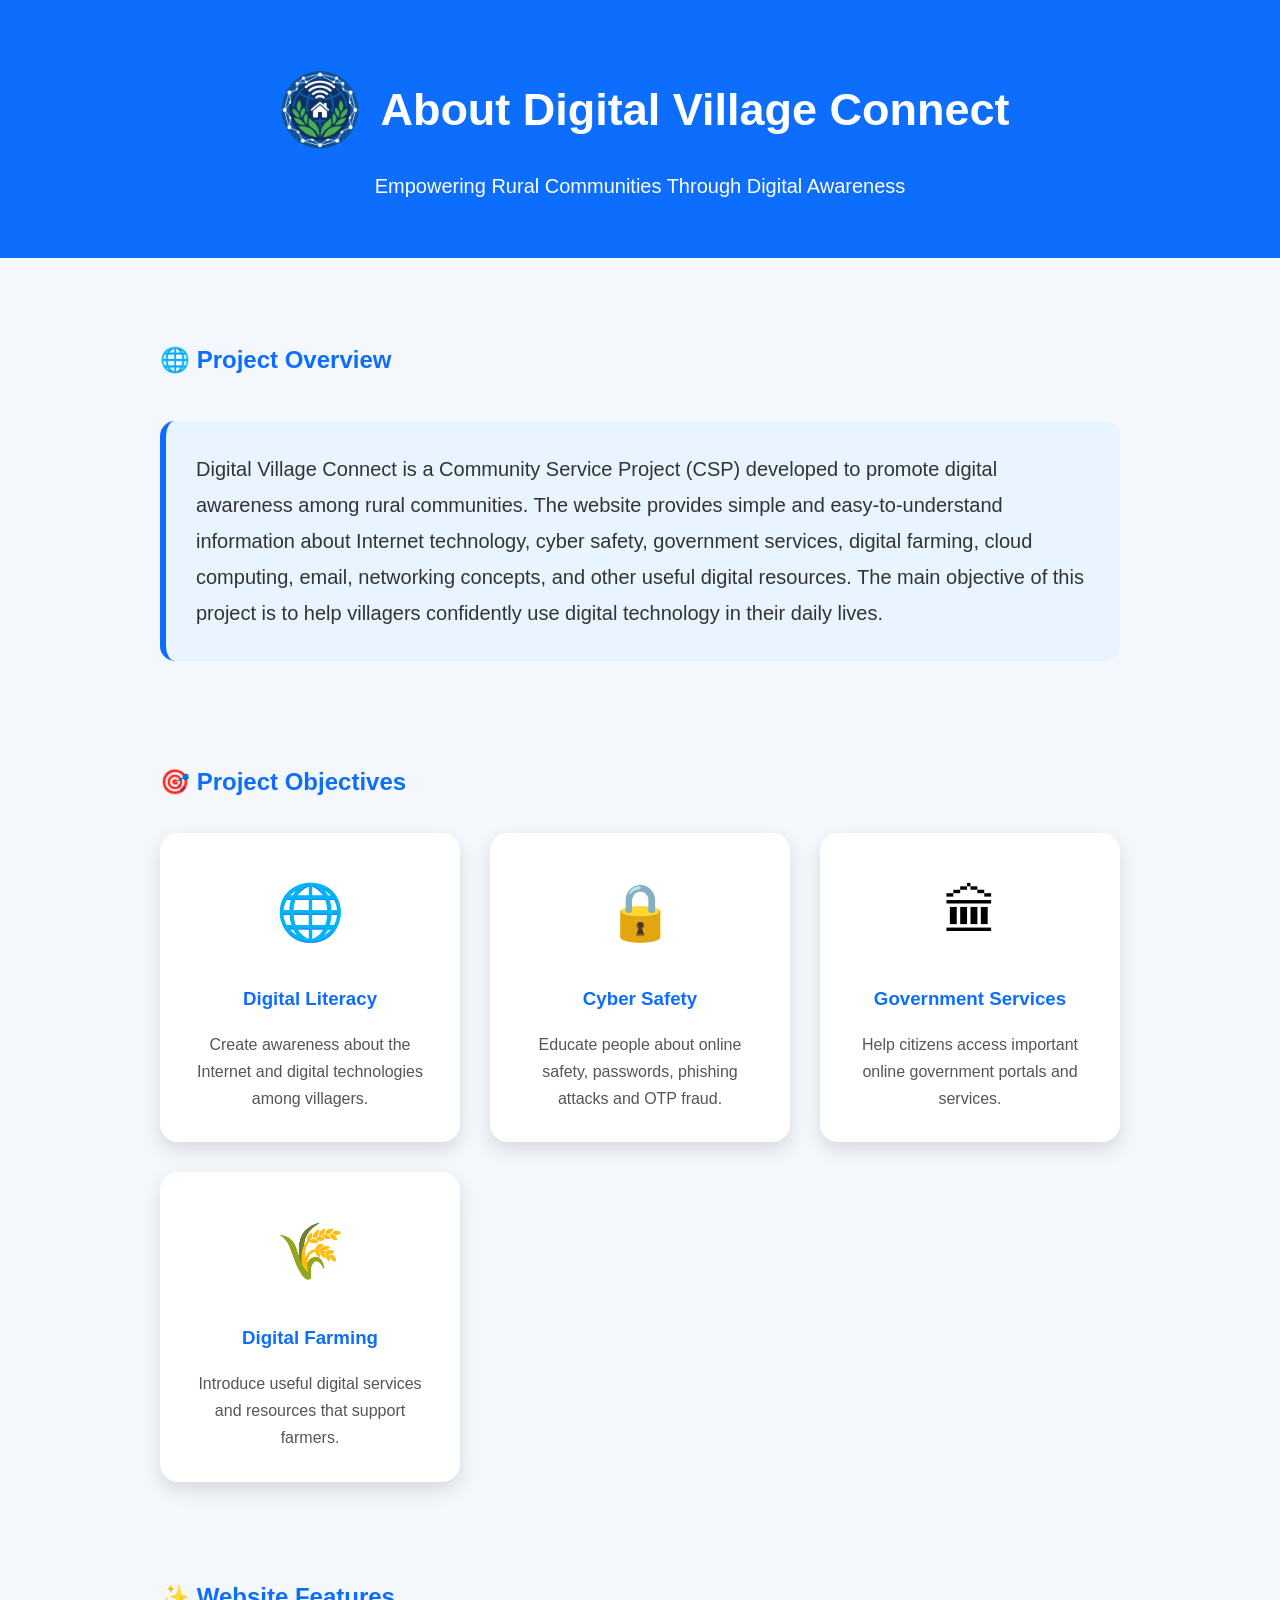
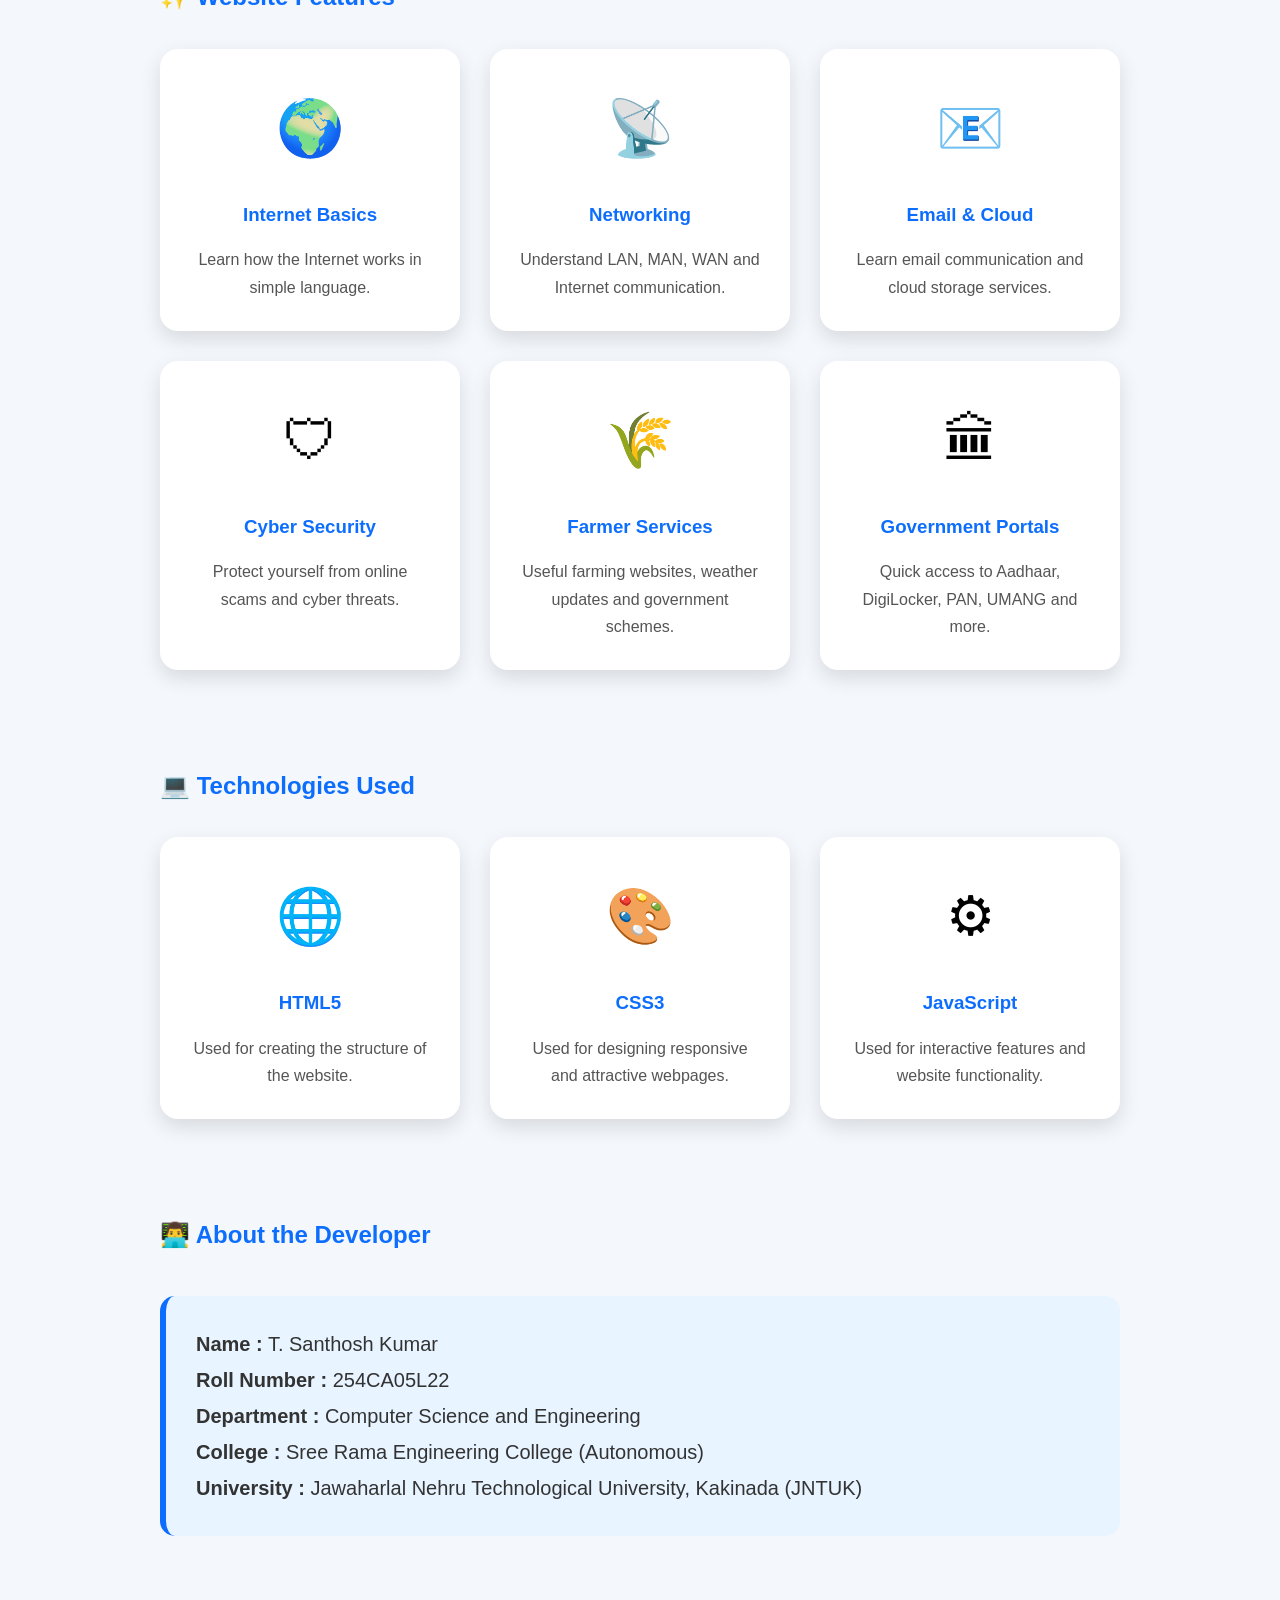
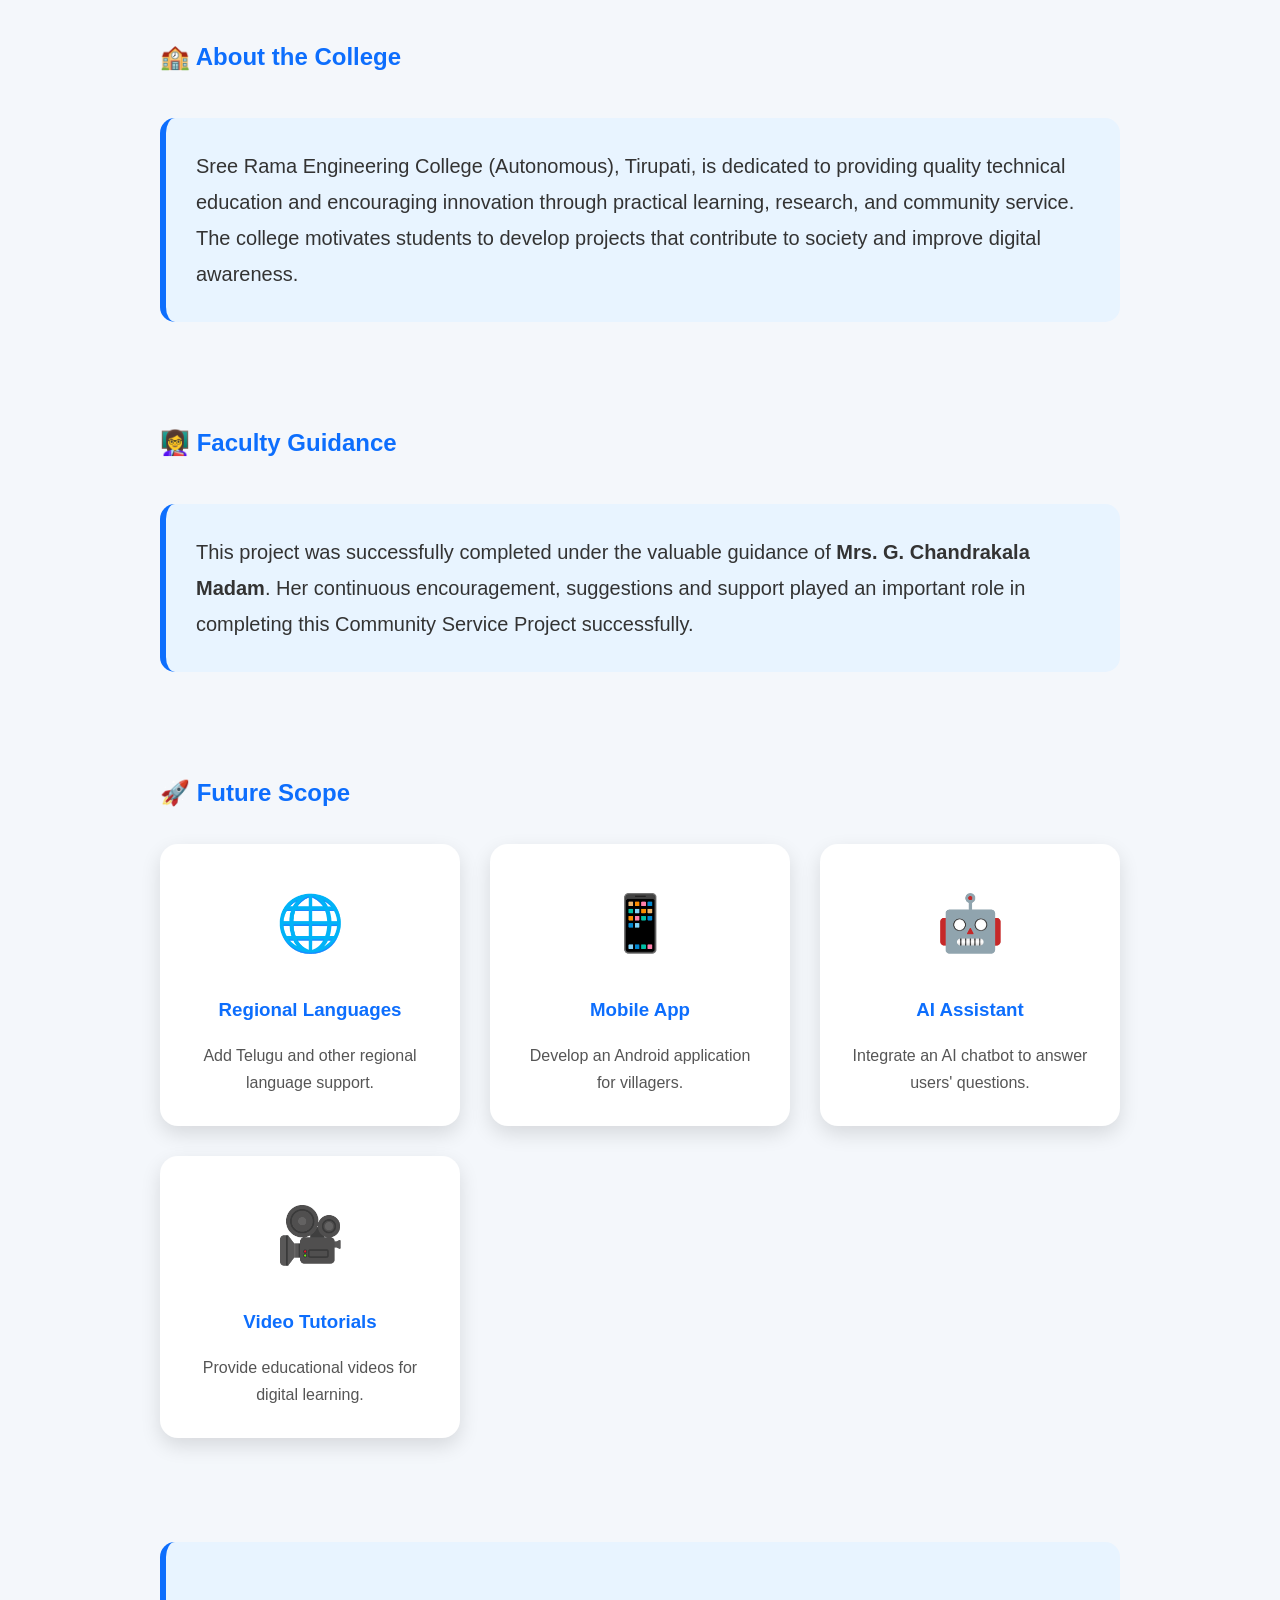
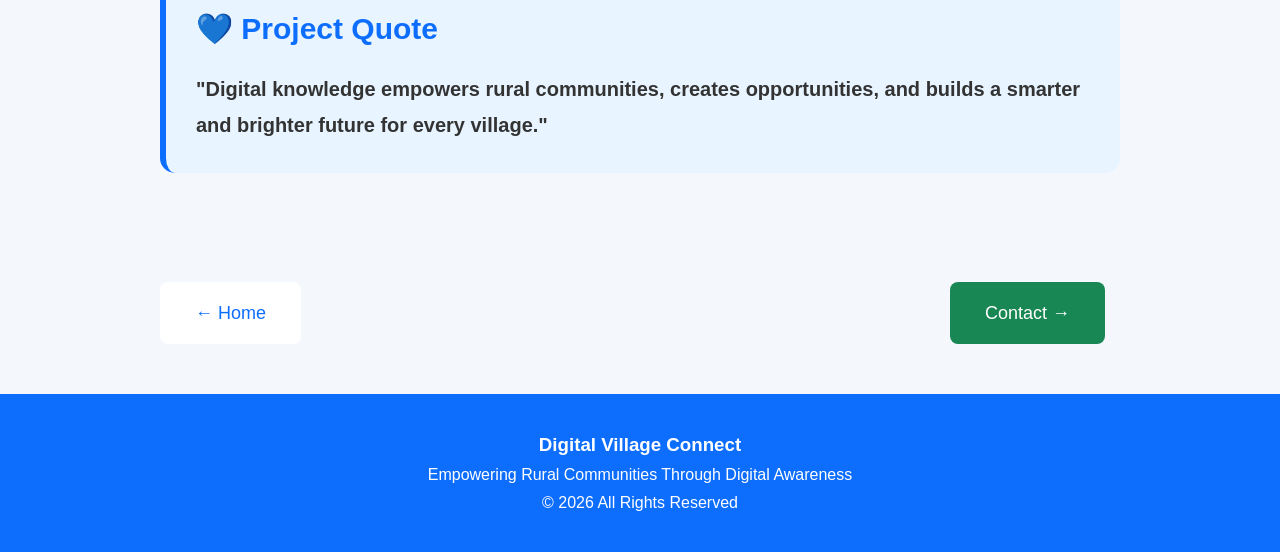
<file: about.html>
<!DOCTYPE html>
<html lang="en">

<head>

<meta charset="UTF-8">
<meta name="viewport" content="width=device-width, initial-scale=1.0">

<title>About | Digital Village Connect</title>

<link rel="stylesheet" href="css/style.css">
<link rel="icon" type="image/png" href="images/favicon.png">
</head>

<body>
<section class="page-hero">

<h1 class="about-title">

<img src="images/logo.png"
alt="Logo"
class="about-logo">

About Digital Village Connect

</h1>

<p>

Empowering Rural Communities Through Digital Awareness

</p>

</section>

<!-- CONTENT -->

<section class="page-content">

<!-- Project Overview -->

<h2>🌐 Project Overview</h2>

<div class="info-box">

<p>

Digital Village Connect is a Community Service Project (CSP) developed to promote digital awareness among rural communities. The website provides simple and easy-to-understand information about Internet technology, cyber safety, government services, digital farming, cloud computing, email, networking concepts, and other useful digital resources. The main objective of this project is to help villagers confidently use digital technology in their daily lives.

</p>

</div>

<br>

<!-- Objectives -->

<h2>🎯 Project Objectives</h2>

<div class="info-grid">

<div class="info-card">

<div class="icon">🌐</div>

<h3>Digital Literacy</h3>

<p>

Create awareness about the Internet and digital technologies among villagers.

</p>

</div>

<div class="info-card">

<div class="icon">🔒</div>

<h3>Cyber Safety</h3>

<p>

Educate people about online safety, passwords, phishing attacks and OTP fraud.

</p>

</div>

<div class="info-card">

<div class="icon">🏛</div>

<h3>Government Services</h3>

<p>

Help citizens access important online government portals and services.

</p>

</div>

<div class="info-card">

<div class="icon">🌾</div>

<h3>Digital Farming</h3>

<p>

Introduce useful digital services and resources that support farmers.

</p>

</div>

</div>

<br>

<!-- Features -->

<h2>✨ Website Features</h2>

<div class="info-grid">

<div class="info-card">

<div class="icon">🌍</div>

<h3>Internet Basics</h3>

<p>

Learn how the Internet works in simple language.

</p>

</div>

<div class="info-card">

<div class="icon">📡</div>

<h3>Networking</h3>

<p>

Understand LAN, MAN, WAN and Internet communication.

</p>

</div>

<div class="info-card">

<div class="icon">📧</div>

<h3>Email & Cloud</h3>

<p>

Learn email communication and cloud storage services.

</p>

</div>

<div class="info-card">

<div class="icon">🛡</div>

<h3>Cyber Security</h3>

<p>

Protect yourself from online scams and cyber threats.

</p>

</div>

<div class="info-card">

<div class="icon">🌾</div>

<h3>Farmer Services</h3>

<p>

Useful farming websites, weather updates and government schemes.

</p>

</div>

<div class="info-card">

<div class="icon">🏛</div>

<h3>Government Portals</h3>

<p>

Quick access to Aadhaar, DigiLocker, PAN, UMANG and more.

</p>

</div>

</div>

<br>

<!-- Technologies -->

<h2>💻 Technologies Used</h2>

<div class="info-grid">

<div class="info-card">

<div class="icon">🌐</div>

<h3>HTML5</h3>

<p>

Used for creating the structure of the website.

</p>

</div>

<div class="info-card">

<div class="icon">🎨</div>

<h3>CSS3</h3>

<p>

Used for designing responsive and attractive webpages.

</p>

</div>

<div class="info-card">

<div class="icon">⚙</div>

<h3>JavaScript</h3>

<p>

Used for interactive features and website functionality.

</p>

</div>

</div>

<br>

<!-- Developer -->

<h2>👨‍💻 About the Developer</h2>

<div class="info-box">

<p><strong>Name :</strong> T. Santhosh Kumar</p>

<p><strong>Roll Number :</strong> 254CA05L22</p>

<p><strong>Department :</strong> Computer Science and Engineering</p>

<p><strong>College :</strong> Sree Rama Engineering College (Autonomous)</p>

<p><strong>University :</strong> Jawaharlal Nehru Technological University, Kakinada (JNTUK)</p>

</div>

<br>

<!-- College -->

<h2>🏫 About the College</h2>

<div class="info-box">

<p>

Sree Rama Engineering College (Autonomous), Tirupati, is dedicated to providing quality technical education and encouraging innovation through practical learning, research, and community service. The college motivates students to develop projects that contribute to society and improve digital awareness.

</p>

</div>

<br>

<!-- Faculty -->

<h2>👩‍🏫 Faculty Guidance</h2>

<div class="info-box">

<p>

This project was successfully completed under the valuable guidance of

<strong>Mrs. G. Chandrakala Madam</strong>.

Her continuous encouragement, suggestions and support played an important role in completing this Community Service Project successfully.

</p>

</div>

<br>

<!-- Future Scope -->

<h2>🚀 Future Scope</h2>

<div class="info-grid">

<div class="info-card">

<div class="icon">🌐</div>

<h3>Regional Languages</h3>

<p>

Add Telugu and other regional language support.

</p>

</div>

<div class="info-card">

<div class="icon">📱</div>

<h3>Mobile App</h3>

<p>

Develop an Android application for villagers.

</p>

</div>

<div class="info-card">

<div class="icon">🤖</div>

<h3>AI Assistant</h3>

<p>

Integrate an AI chatbot to answer users' questions.

</p>

</div>

<div class="info-card">

<div class="icon">🎥</div>

<h3>Video Tutorials</h3>

<p>

Provide educational videos for digital learning.

</p>

</div>

</div>

<br>

<!-- Quote -->

<div class="info-box">

<h2>💙 Project Quote</h2>

<p>

<strong>

"Digital knowledge empowers rural communities, creates opportunities, and builds a smarter and brighter future for every village."

</strong>

</p>

</div>

<br>

<!-- Buttons -->

<div class="button-group">

<a href="index.html" class="btn-secondary">

← Home

</a>

<a href="contact.html" class="btn-primary">

Contact →

</a>

</div>

</section>

<!-- Footer -->

<footer>

<h3>Digital Village Connect</h3>

<p>Empowering Rural Communities Through Digital Awareness</p>

<p>© 2026 All Rights Reserved</p>

</footer>

</body>

</html>
</file>
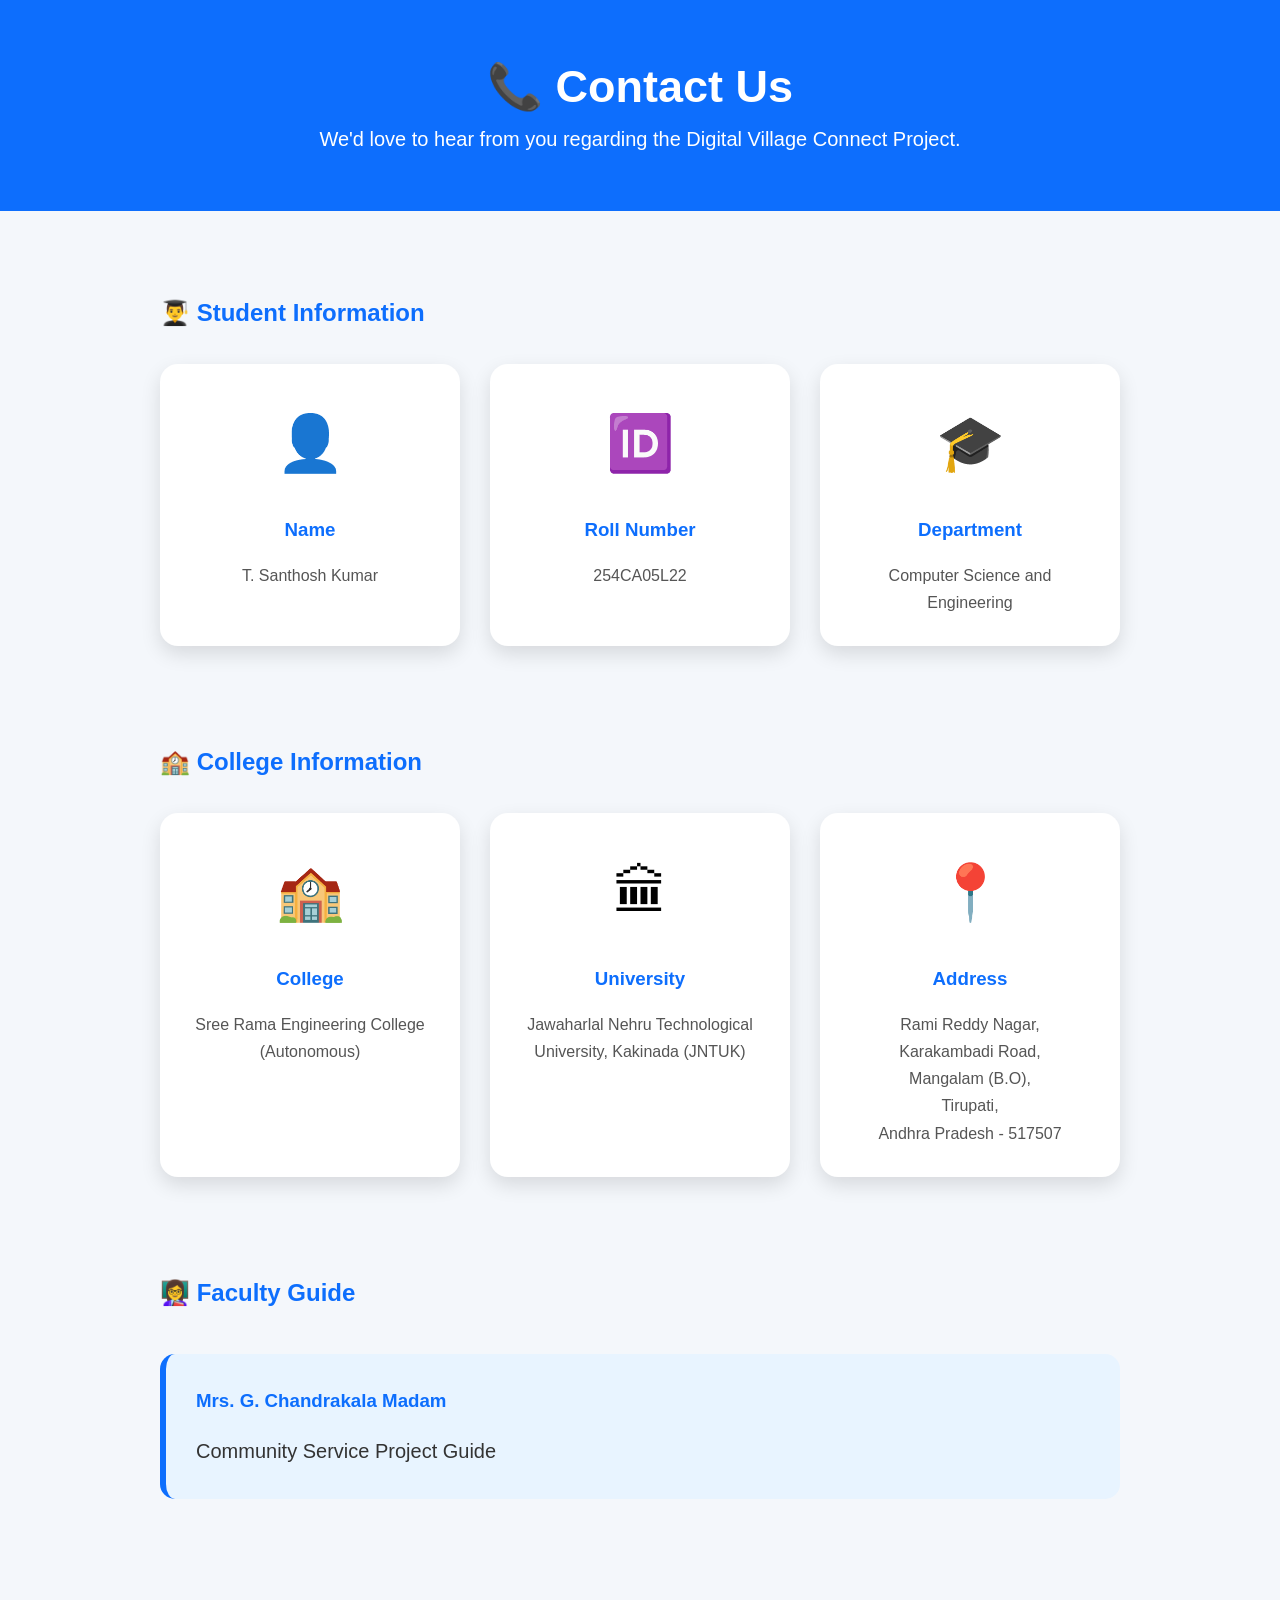
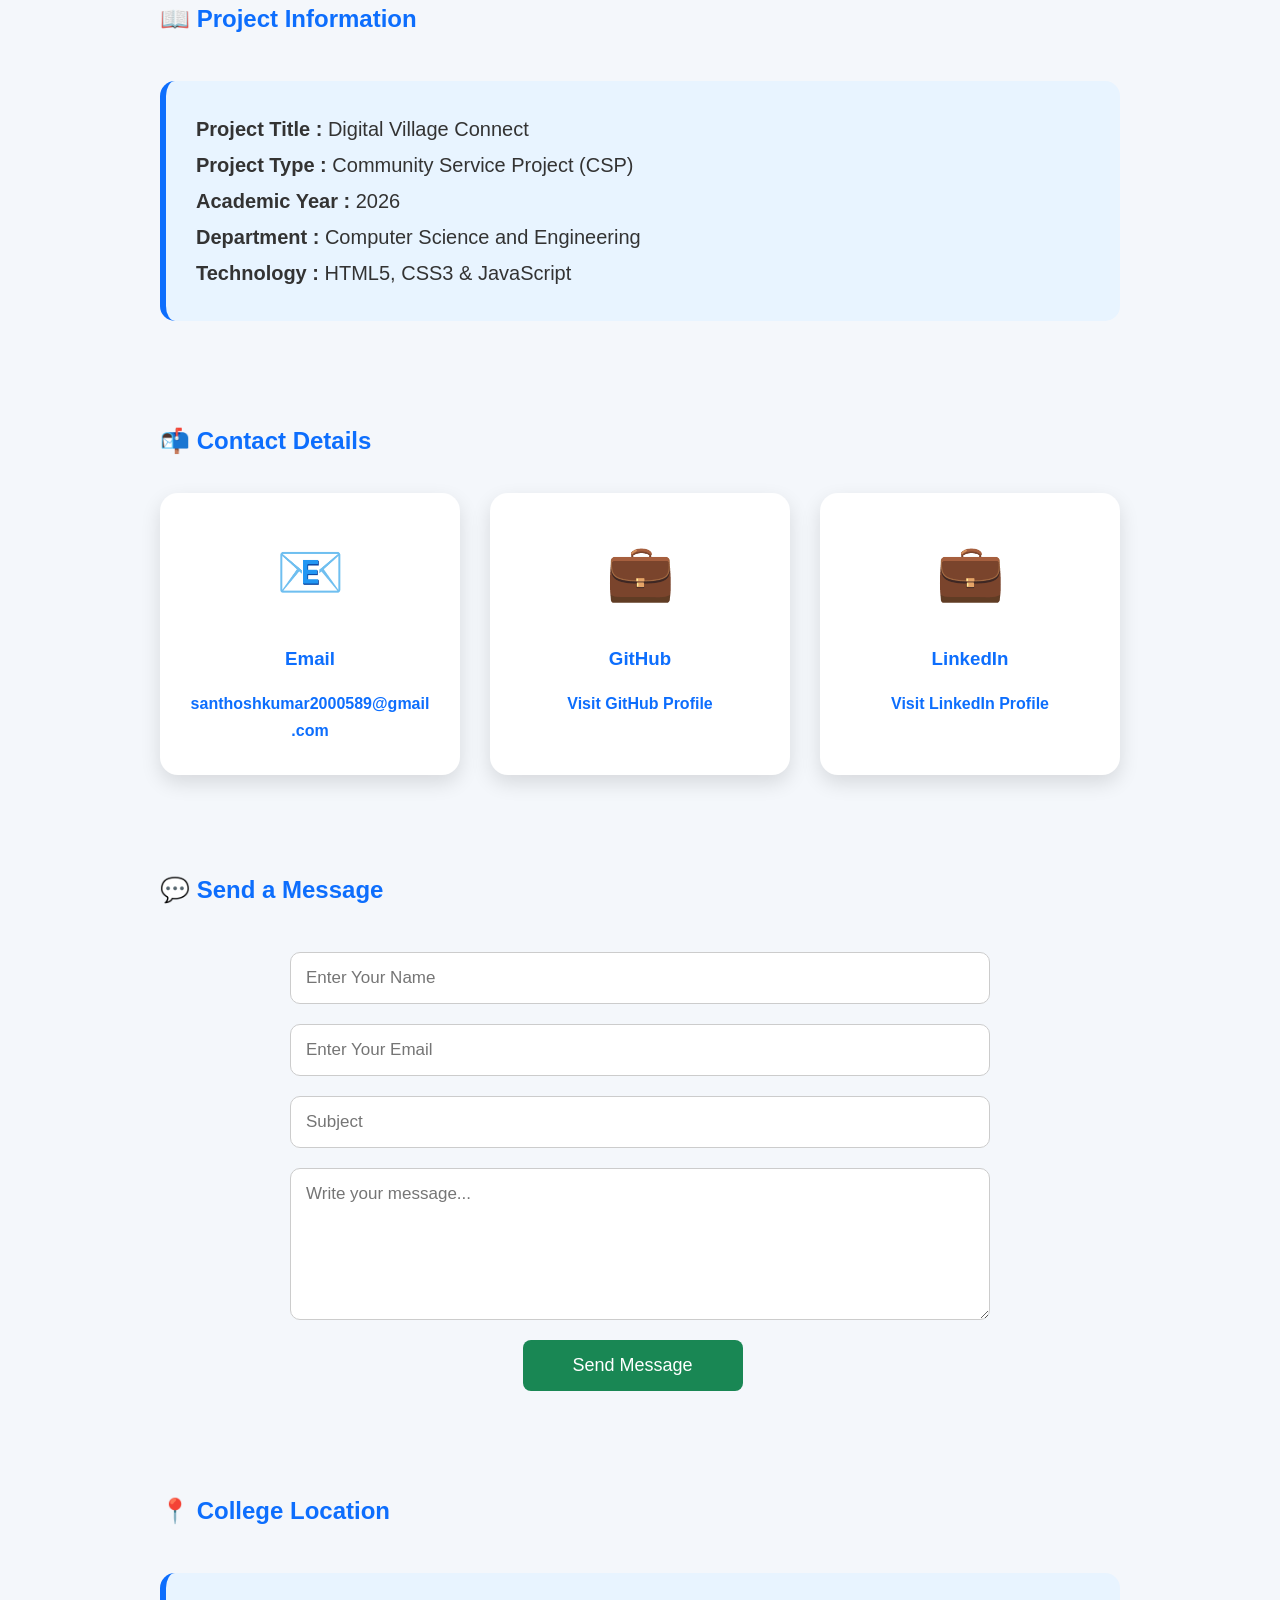
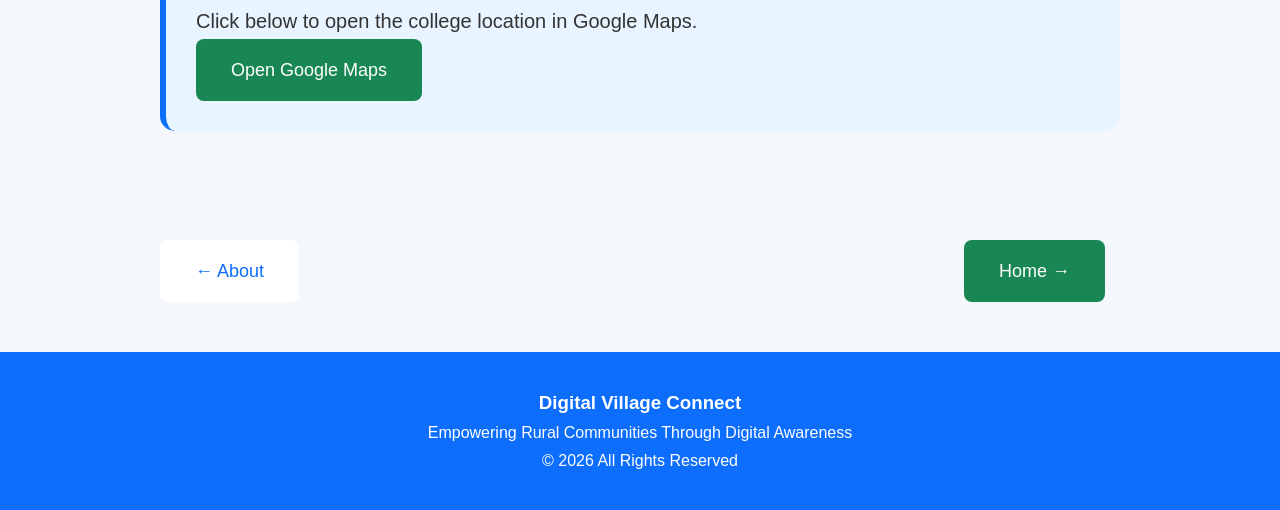
<file: contact.html>
<!DOCTYPE html>
<html lang="en">

<head>

<meta charset="UTF-8">
<meta name="viewport" content="width=device-width, initial-scale=1.0">

<title>Contact | Digital Village Connect</title>

<link rel="stylesheet" href="css/style.css">
<link rel="icon" type="image/png" href="images/favicon.png">
</head>

<body>

<!-- HERO -->

<section class="page-hero">

<h1>📞 Contact Us</h1>

<p>
We'd love to hear from you regarding the Digital Village Connect Project.
</p>

</section>

<!-- CONTENT -->

<section class="page-content">

<h2>👨‍🎓 Student Information</h2>

<div class="info-grid">

<div class="info-card">

<div class="icon">👤</div>

<h3>Name</h3>

<p>T. Santhosh Kumar</p>

</div>

<div class="info-card">

<div class="icon">🆔</div>

<h3>Roll Number</h3>

<p>254CA05L22</p>

</div>

<div class="info-card">

<div class="icon">🎓</div>

<h3>Department</h3>

<p>Computer Science and Engineering</p>

</div>

</div>

<br>

<h2>🏫 College Information</h2>

<div class="info-grid">

<div class="info-card">

<div class="icon">🏫</div>

<h3>College</h3>

<p>Sree Rama Engineering College (Autonomous)</p>

</div>

<div class="info-card">

<div class="icon">🏛</div>

<h3>University</h3>

<p>Jawaharlal Nehru Technological University, Kakinada (JNTUK)</p>

</div>

<div class="info-card">

<div class="icon">📍</div>

<h3>Address</h3>

<p>
Rami Reddy Nagar,<br>
Karakambadi Road,<br>
Mangalam (B.O),<br>
Tirupati,<br>
Andhra Pradesh - 517507
</p>

</div>

</div>

<br>

<h2>👩‍🏫 Faculty Guide</h2>

<div class="info-box">

<h3>Mrs. G. Chandrakala Madam</h3>

<p>
Community Service Project Guide
</p>

</div>

<br>

<h2>📖 Project Information</h2>

<div class="info-box">

<p><b>Project Title :</b> Digital Village Connect</p>

<p><b>Project Type :</b> Community Service Project (CSP)</p>

<p><b>Academic Year :</b> 2026</p>

<p><b>Department :</b> Computer Science and Engineering</p>

<p><b>Technology :</b> HTML5, CSS3 & JavaScript</p>

</div>

<br>

<h2>📬 Contact Details</h2>

<div class="info-grid">

<div class="info-card">

<div class="icon">📧</div>

<h3>Email</h3>

<p>
<a href="mailto:santhoshkumar2000589@gmail.com">
santhoshkumar2000589@gmail.com
</a>
</p>

</div>

<div class="info-card">

<div class="icon">💼</div>

<h3>GitHub</h3>

<p>

<a href="https://github.com/Tsanthosh982005"
target="_blank">

Visit GitHub Profile

</a>

</p>

</div>

<div class="info-card">

<div class="icon">💼</div>

<h3>LinkedIn</h3>

<p>

<a href="https://www.linkedin.com/in/tangasalasanthosh2005?utm_source=share_via&utm_content=profile&utm_medium=member_android"
target="_blank">

Visit LinkedIn Profile

</a>

</p>

</div>

</div>

<br>

<h2>💬 Send a Message</h2>

<form
class="contact-form"
action="https://formsubmit.co/santhoshkumar2000589@gmail.com"
method="POST">

<input
type="text"
name="Name"
placeholder="Enter Your Name"
required>

<input
type="email"
name="Email"
placeholder="Enter Your Email"
required>

<input
type="text"
name="Subject"
placeholder="Subject">

<textarea
name="Message"
rows="6"
placeholder="Write your message..."
required></textarea>
<input type="hidden" name="_captcha" value="false">

<input type="hidden" name="_subject" value="New Message from Digital Village Connect">

<input type="hidden" name="_template" value="table">

<input type="hidden" name="_next" value="http://127.0.0.1:5500/success.html">
<button
type="submit"
class="btn-primary">

Send Message

</button>

</form>

<br>

<h2>📍 College Location</h2>

<div class="info-box">

<p>

Click below to open the college location in Google Maps.

</p>

<a href="https://share.google/z00apBM1POVrX5DbN"

target="_blank"

class="btn-primary">

Open Google Maps

</a>

</div>

<br>

<div class="button-group">

<a href="about.html"

class="btn-secondary">

← About

</a>

<a href="index.html"

class="btn-primary">

Home →

</a>

</div>

</section>

<footer>

<h3>Digital Village Connect</h3>

<p>Empowering Rural Communities Through Digital Awareness</p>

<p>© 2026 All Rights Reserved</p>

</footer>

</body>

</html>
</file>
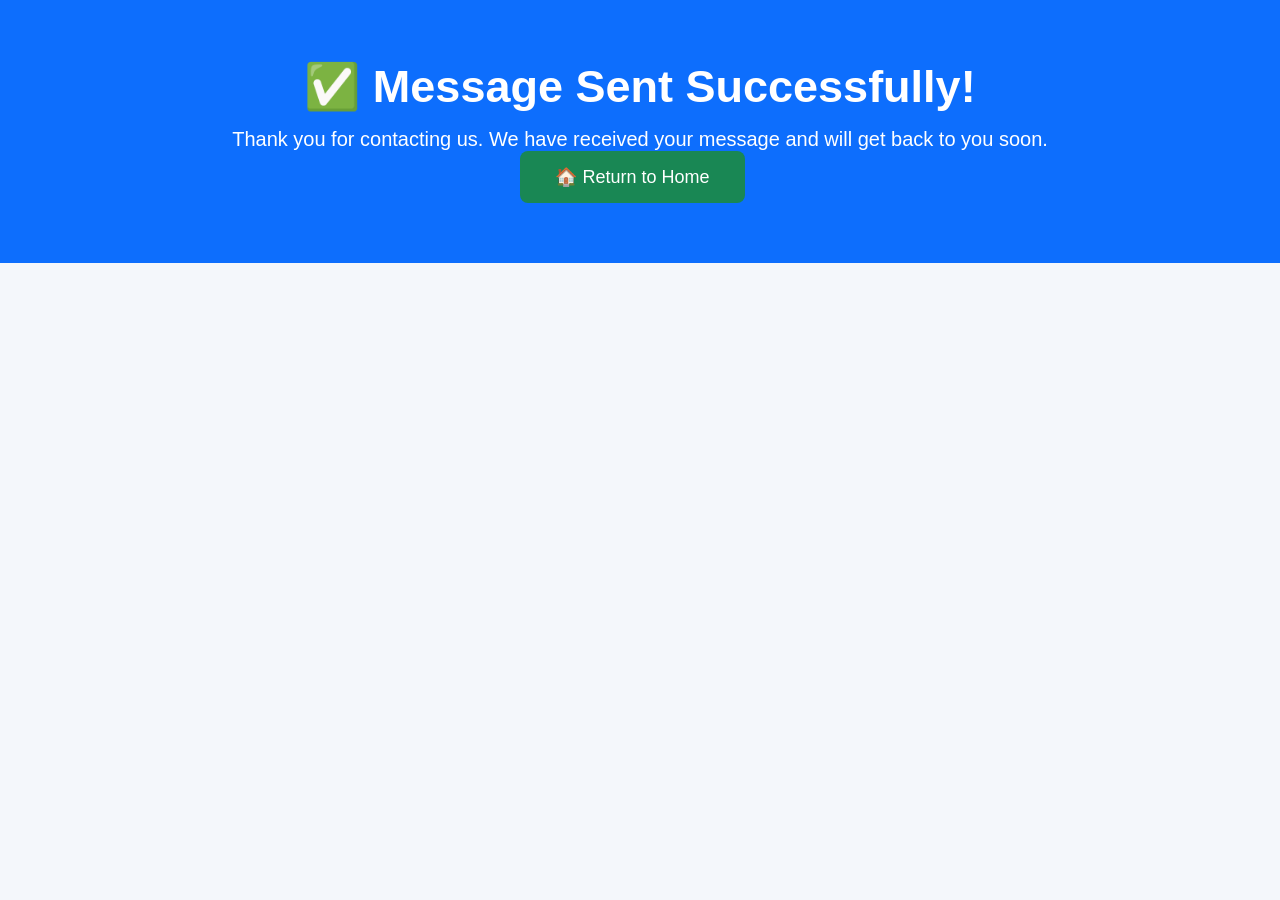
<file: success.html>
<!DOCTYPE html>
<html lang="en">

<head>

<meta charset="UTF-8">

<meta name="viewport" content="width=device-width, initial-scale=1.0">

<title>Message Sent</title>

<link rel="stylesheet" href="css/style.css">

</head>

<body>

<section class="page-hero">

<h1>✅ Message Sent Successfully!</h1>

<p>

Thank you for contacting us.

We have received your message and will get back to you soon.

</p>

<a href="index.html" class="btn-primary">

🏠 Return to Home

</a>

</section>

</body>

</html>
</file>
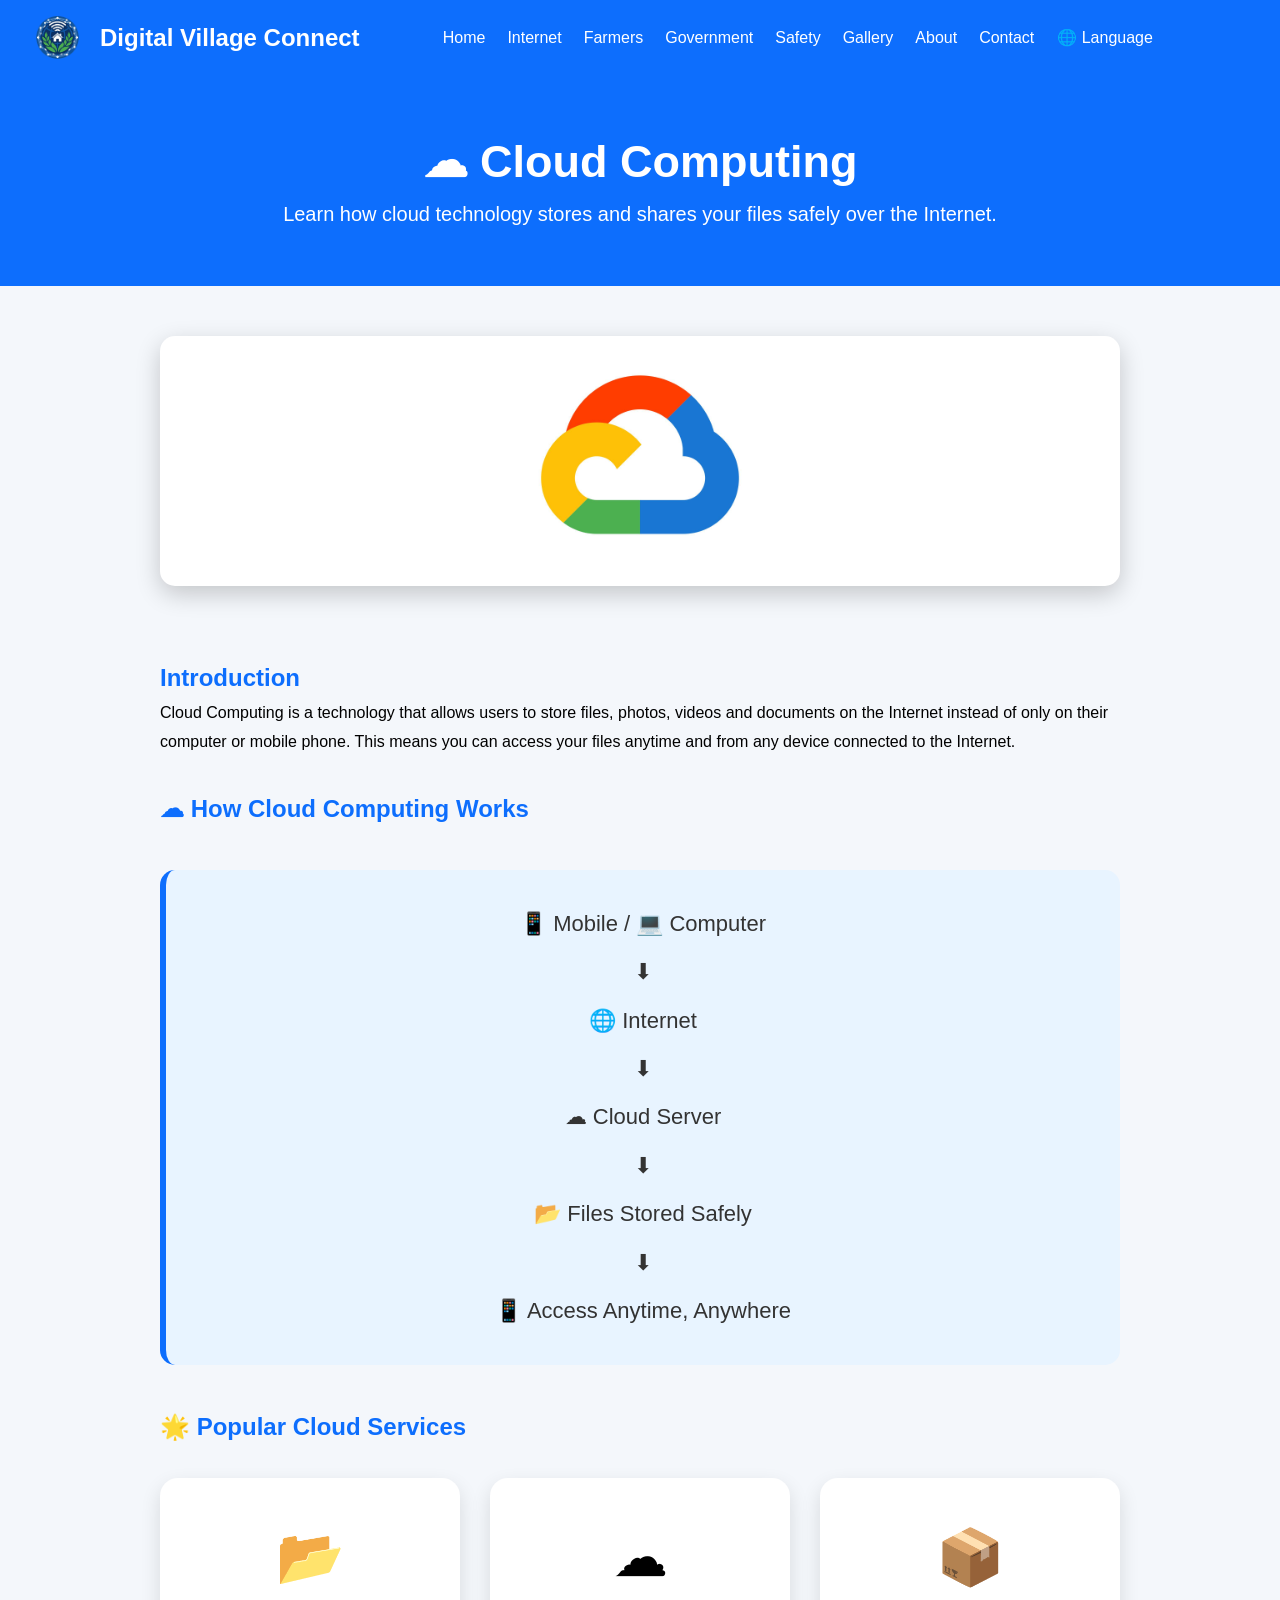
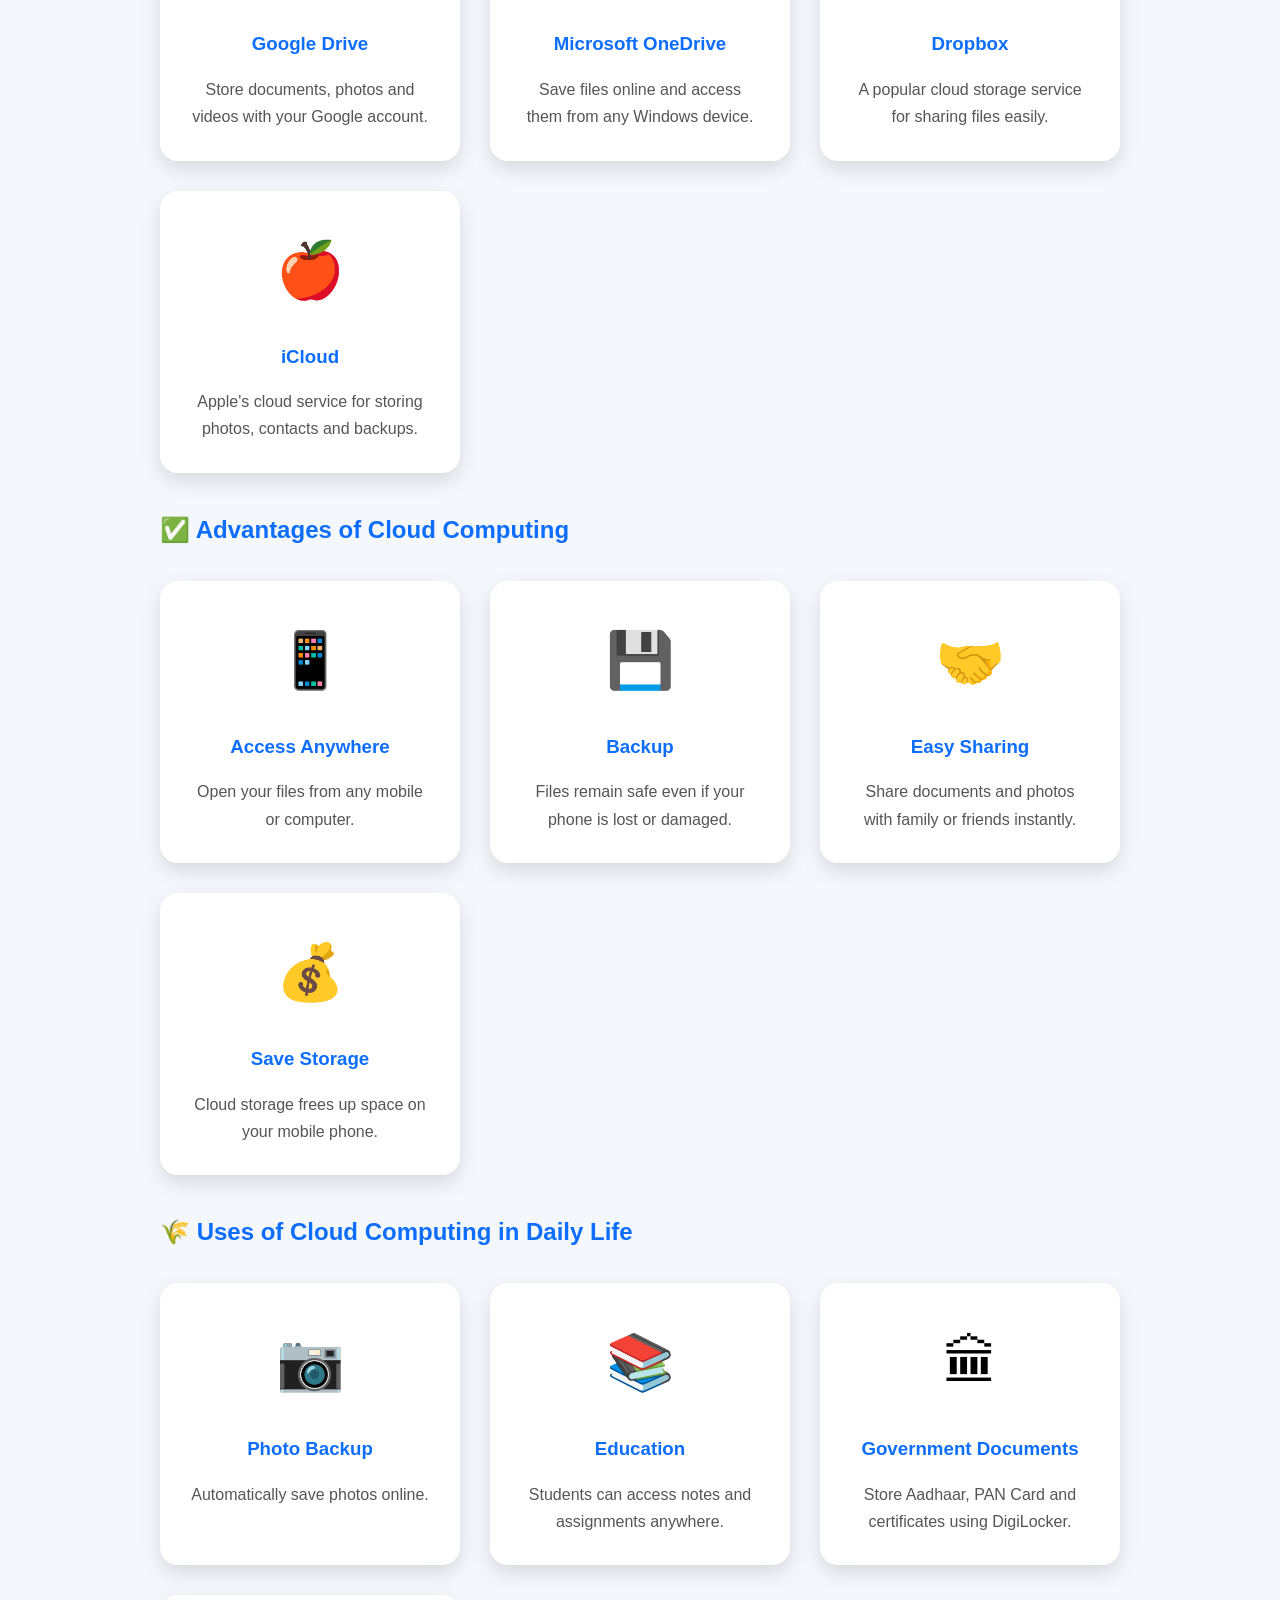
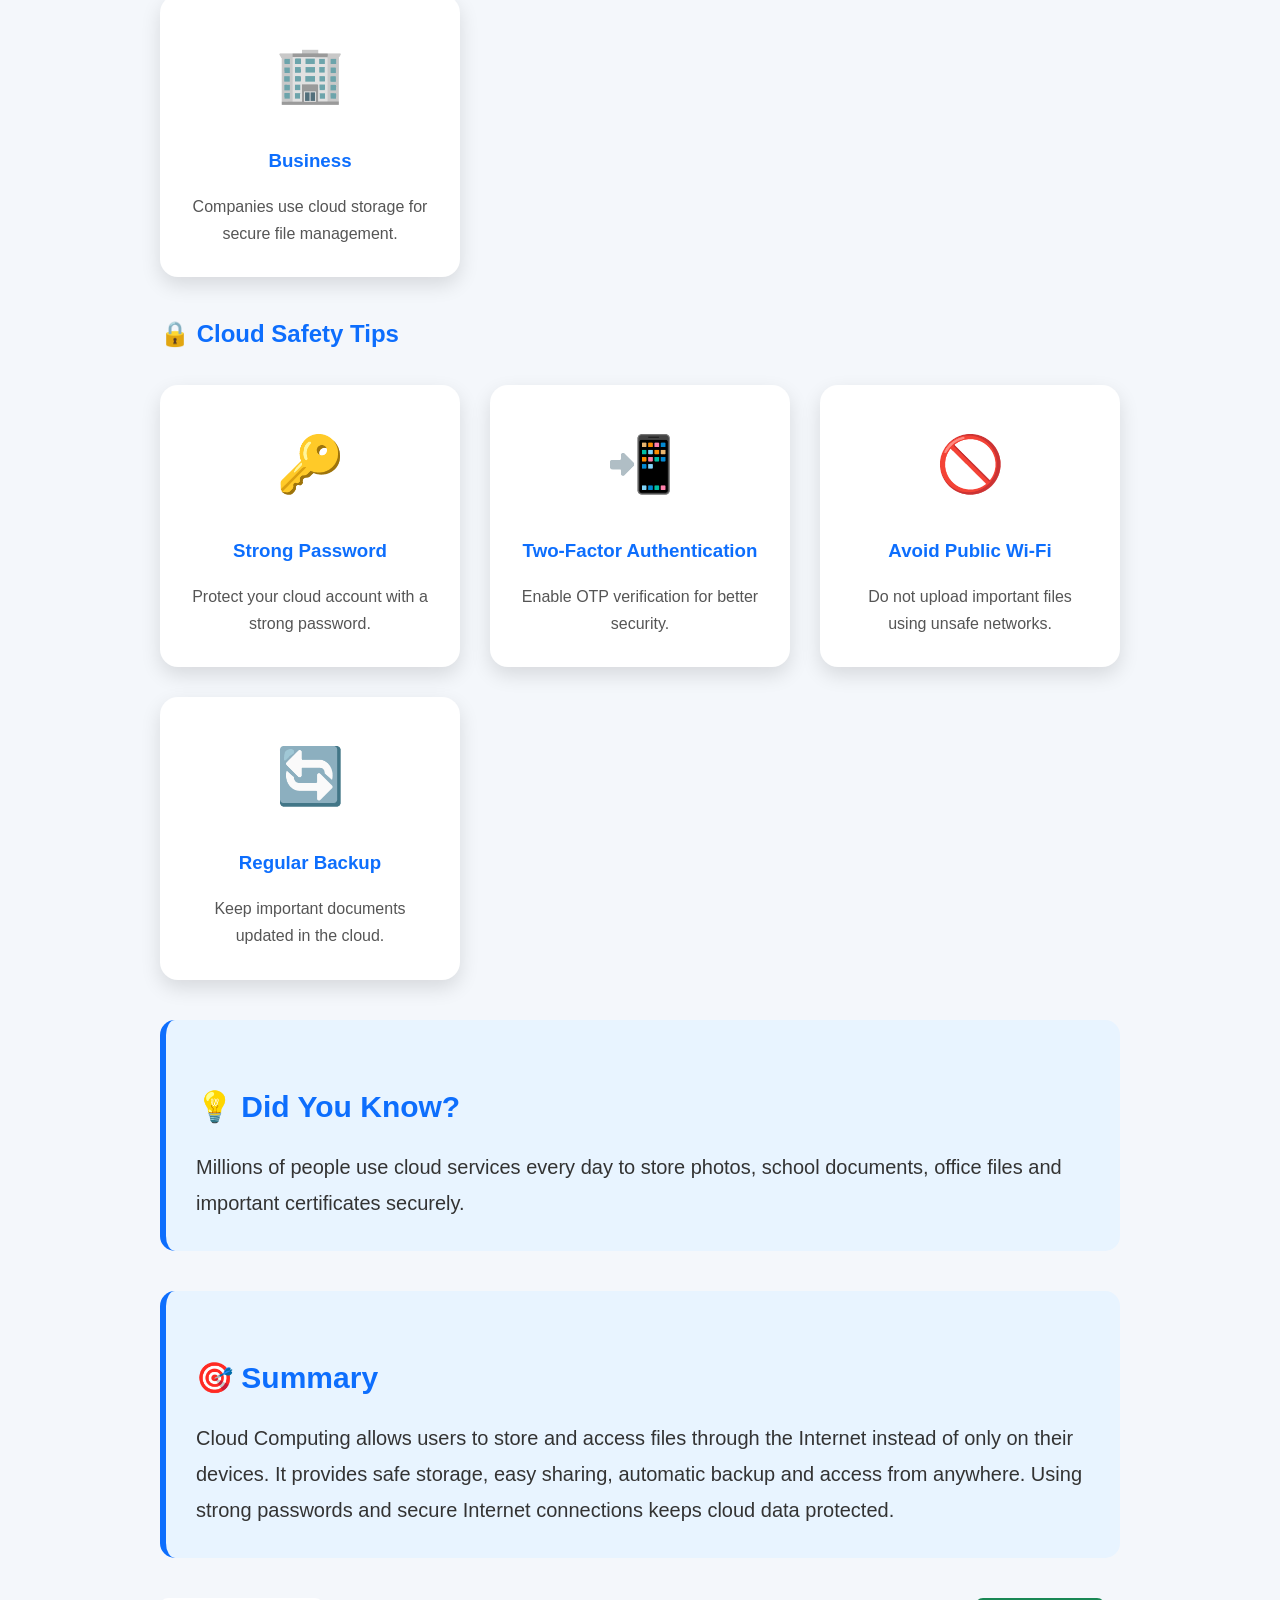
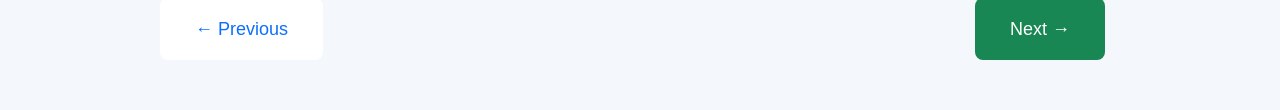
<file: pages/cloud.html>
<!DOCTYPE html>
<html lang="en">
<head>

<meta charset="UTF-8">
<meta name="viewport" content="width=device-width, initial-scale=1.0">

<title>Cloud Computing</title>

<link rel="stylesheet" href="../css/style.css">
<link rel="icon" type="image/png" href="../images/favicon.png">
</head>

<body>
    <div id="google_translate_element" style="display:none;"></div>
   <nav>

<div class="logo-container">

<img src="../images/logo.png" alt="Logo" class="site-logo">

<h1>Digital Village Connect</h1>

</div>

<!-- Mobile Menu Button -->

<div class="menu-toggle" onclick="toggleMenu()">
    ☰
</div>

<ul id="navLinks">

    <li>
        <a href="../index.html#home">Home</a>
    </li>

    <li>
        <a href="../index.html#internet">Internet</a>
    </li>

    <li>
        <a href="../index.html#farmers">Farmers</a>
    </li>

    <li>
        <a href="../index.html#government">Government</a>
    </li>

    <li>
        <a href="../index.html#safety">Safety</a>
    </li>

    <li>
        <a href="../index.html#gallery">Gallery</a>
    </li>

    <li>
        <a href="../about.html">About</a>
    </li>

    <li>
        <a href="../contact.html">Contact</a>
    </li>

    <!-- Language -->

   <li class="language-menu">

    <a href="javascript:void(0);"
       class="language-button"
       onclick="toggleLanguage(event)">
        🌐 Language
    </a>

    <div id="languageDropdown" class="language-dropdown">

        <a href="javascript:void(0);"
           onclick="changeLanguage('en', event)">
            🇬🇧 English
        </a>

        <a href="javascript:void(0);"
           onclick="changeLanguage('te', event)">
            🇮🇳 తెలుగు
        </a>

        <a href="javascript:void(0);"
           onclick="changeLanguage('hi', event)">
            🇮🇳 हिन्दी
        </a>

        <a href="javascript:void(0);"
           onclick="changeLanguage('ta', event)">
            🇮🇳 தமிழ்
        </a>

    </div>

</li>

</ul>

<div id="clock" class="clock"></div>

</nav>

<!-- Hero -->

<section class="page-hero">

<h1>☁ Cloud Computing</h1>

<p>
Learn how cloud technology stores and shares your files safely over the Internet.
</p>

</section>

<!-- Content -->

<section class="page-content">

<img src="../images/1_cloud.jpg"
class="topic-image"
alt="Cloud Computing">

<h2>Introduction</h2>

<p>

Cloud Computing is a technology that allows users to store files, photos, videos and documents on the Internet instead of only on their computer or mobile phone. This means you can access your files anytime and from any device connected to the Internet.

</p>

<h2>☁ How Cloud Computing Works</h2>

<div class="info-box">

<p style="text-align:center;font-size:22px;line-height:2.2;">

📱 Mobile / 💻 Computer

<br>⬇<br>

🌐 Internet

<br>⬇<br>

☁ Cloud Server

<br>⬇<br>

📂 Files Stored Safely

<br>⬇<br>

📱 Access Anytime, Anywhere

</p>

</div>

<h2>🌟 Popular Cloud Services</h2>

<div class="info-grid">

<div class="info-card">

<div class="icon">📂</div>

<h3>Google Drive</h3>

<p>
Store documents, photos and videos with your Google account.
</p>

</div>

<div class="info-card">

<div class="icon">☁</div>

<h3>Microsoft OneDrive</h3>

<p>
Save files online and access them from any Windows device.
</p>

</div>

<div class="info-card">

<div class="icon">📦</div>

<h3>Dropbox</h3>

<p>
A popular cloud storage service for sharing files easily.
</p>

</div>

<div class="info-card">

<div class="icon">🍎</div>

<h3>iCloud</h3>

<p>
Apple's cloud service for storing photos, contacts and backups.
</p>

</div>

</div>

<h2>✅ Advantages of Cloud Computing</h2>

<div class="info-grid">

<div class="info-card">

<div class="icon">📱</div>

<h3>Access Anywhere</h3>

<p>
Open your files from any mobile or computer.
</p>

</div>

<div class="info-card">

<div class="icon">💾</div>

<h3>Backup</h3>

<p>
Files remain safe even if your phone is lost or damaged.
</p>

</div>

<div class="info-card">

<div class="icon">🤝</div>

<h3>Easy Sharing</h3>

<p>
Share documents and photos with family or friends instantly.
</p>

</div>

<div class="info-card">

<div class="icon">💰</div>

<h3>Save Storage</h3>

<p>
Cloud storage frees up space on your mobile phone.
</p>

</div>

</div>

<h2>🌾 Uses of Cloud Computing in Daily Life</h2>

<div class="info-grid">

<div class="info-card">

<div class="icon">📷</div>

<h3>Photo Backup</h3>

<p>
Automatically save photos online.
</p>

</div>

<div class="info-card">

<div class="icon">📚</div>

<h3>Education</h3>

<p>
Students can access notes and assignments anywhere.
</p>

</div>

<div class="info-card">

<div class="icon">🏛</div>

<h3>Government Documents</h3>

<p>
Store Aadhaar, PAN Card and certificates using DigiLocker.
</p>

</div>

<div class="info-card">

<div class="icon">🏢</div>

<h3>Business</h3>

<p>
Companies use cloud storage for secure file management.
</p>

</div>

</div>

<h2>🔒 Cloud Safety Tips</h2>

<div class="info-grid">

<div class="info-card">

<div class="icon">🔑</div>

<h3>Strong Password</h3>

<p>
Protect your cloud account with a strong password.
</p>

</div>

<div class="info-card">

<div class="icon">📲</div>

<h3>Two-Factor Authentication</h3>

<p>
Enable OTP verification for better security.
</p>

</div>

<div class="info-card">

<div class="icon">🚫</div>

<h3>Avoid Public Wi-Fi</h3>

<p>
Do not upload important files using unsafe networks.
</p>

</div>

<div class="info-card">

<div class="icon">🔄</div>

<h3>Regular Backup</h3>

<p>
Keep important documents updated in the cloud.
</p>

</div>

</div>

<div class="info-box">

<h2>💡 Did You Know?</h2>

<p>

Millions of people use cloud services every day to store photos, school documents, office files and important certificates securely.

</p>

</div>

<div class="info-box">

<h2>🎯 Summary</h2>

<p>

Cloud Computing allows users to store and access files through the Internet instead of only on their devices. It provides safe storage, easy sharing, automatic backup and access from anywhere. Using strong passwords and secure Internet connections keeps cloud data protected.

</p>

</div>

<div class="button-group">

<a href="email.html" class="btn-secondary">

← Previous

</a>

<a href="cyber.html" class="btn-primary">

Next →

</a>

</div>

</section>
<script src="../js/language.js"></script>
<script src="https://translate.google.com/translate_a/element.js?cb=googleTranslateElementInit"></script>
</body>
</html>
</file>
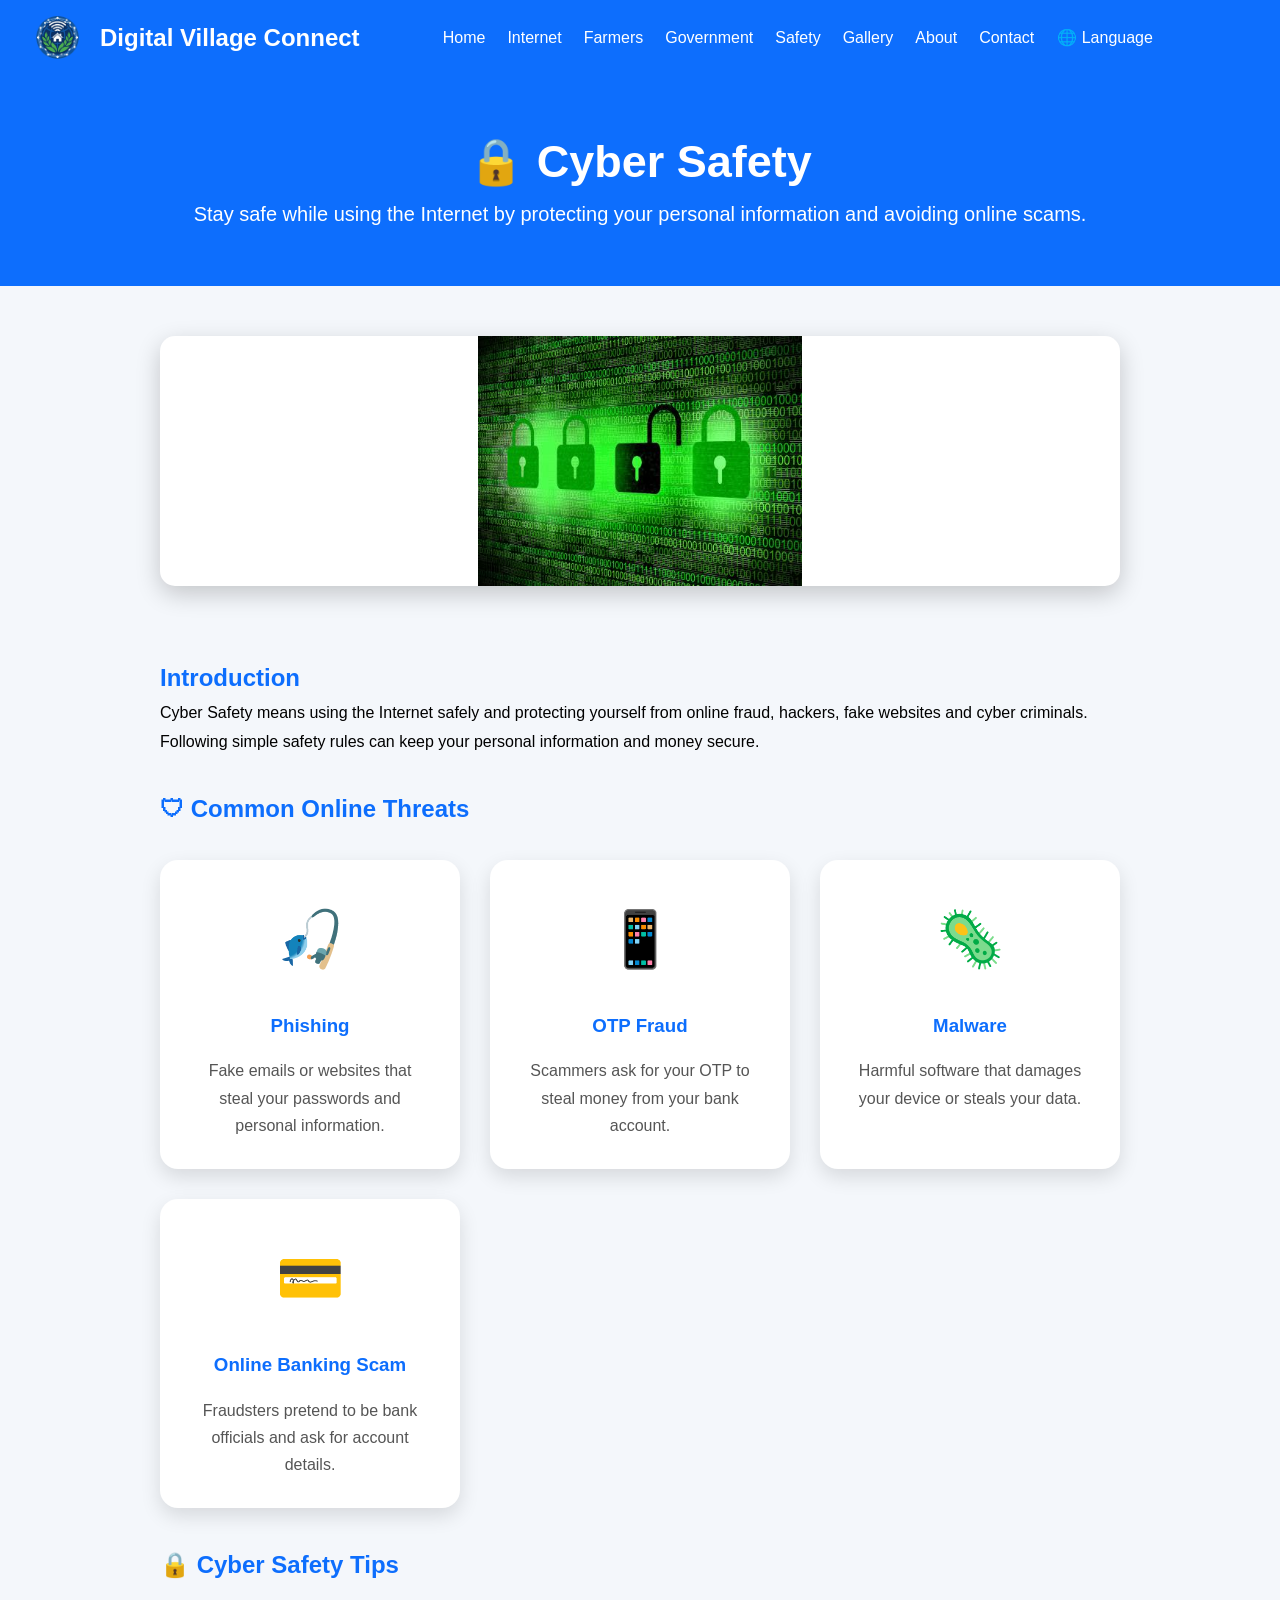
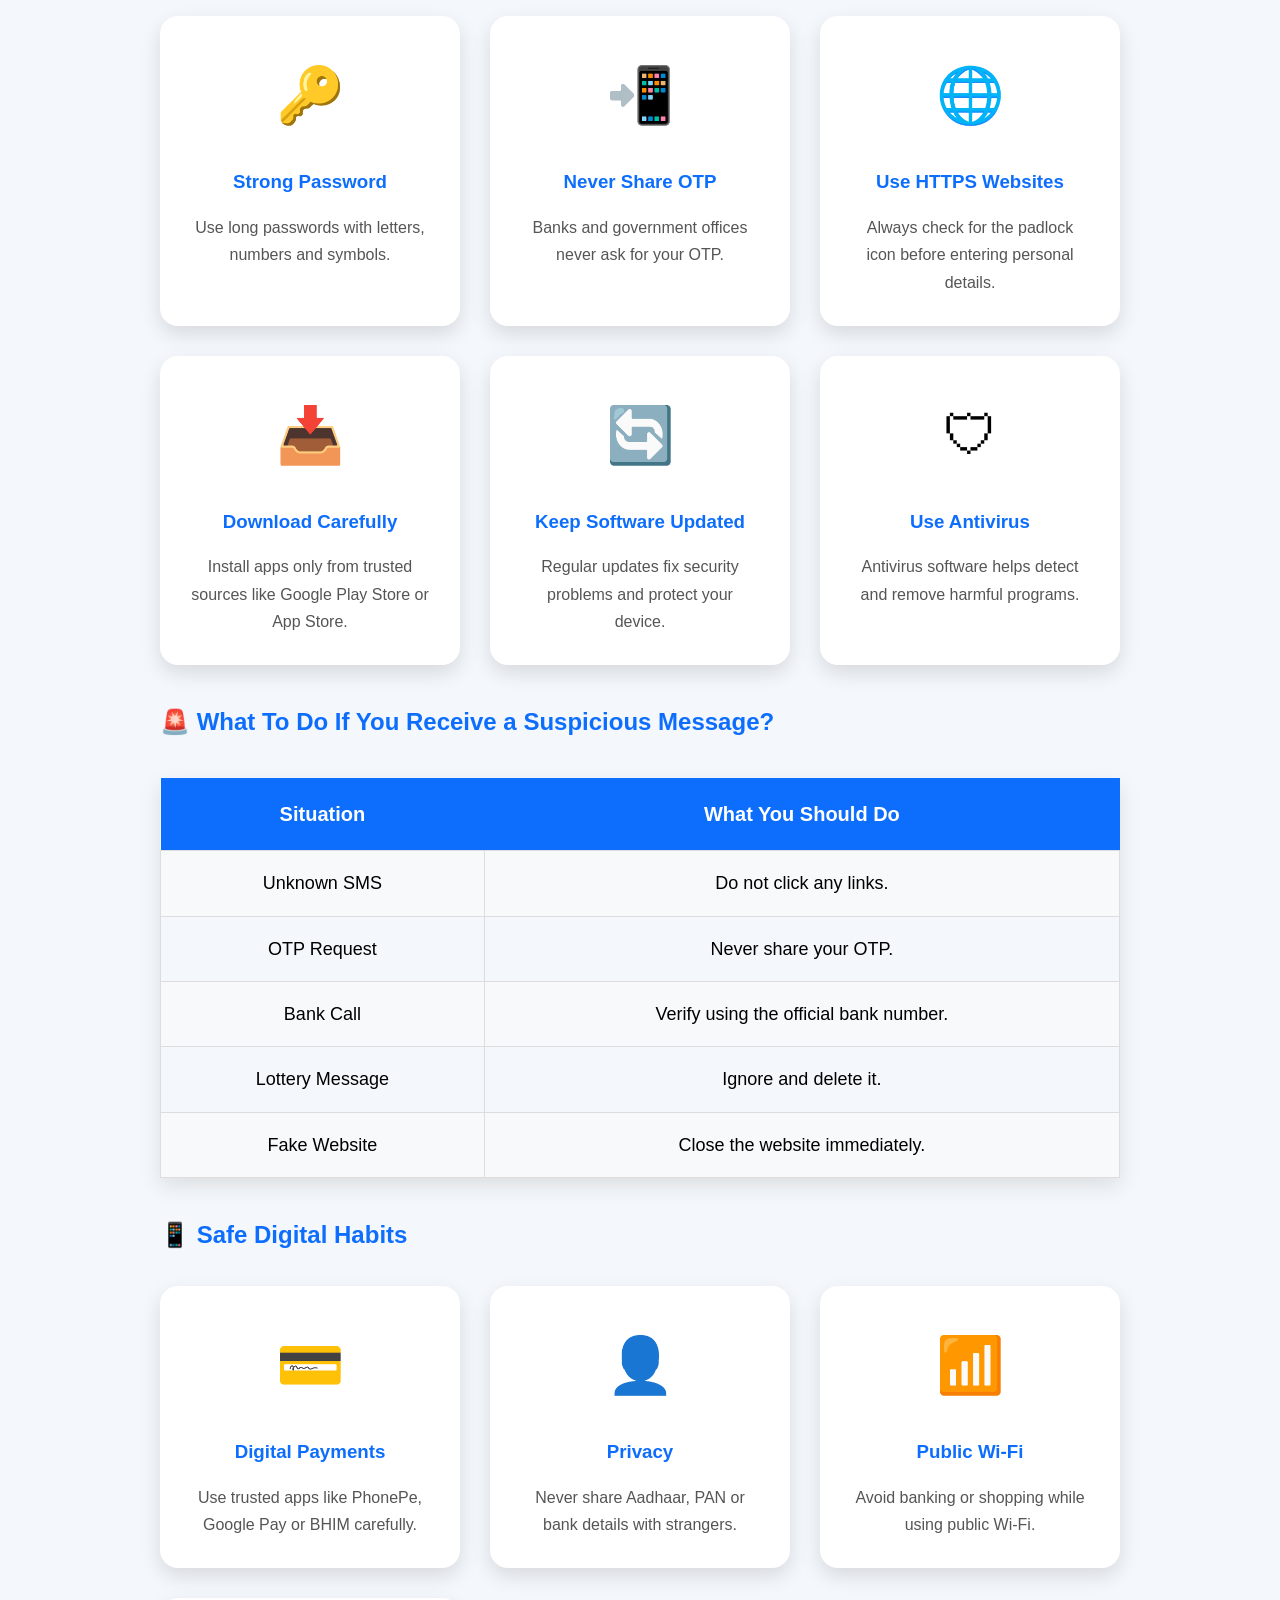
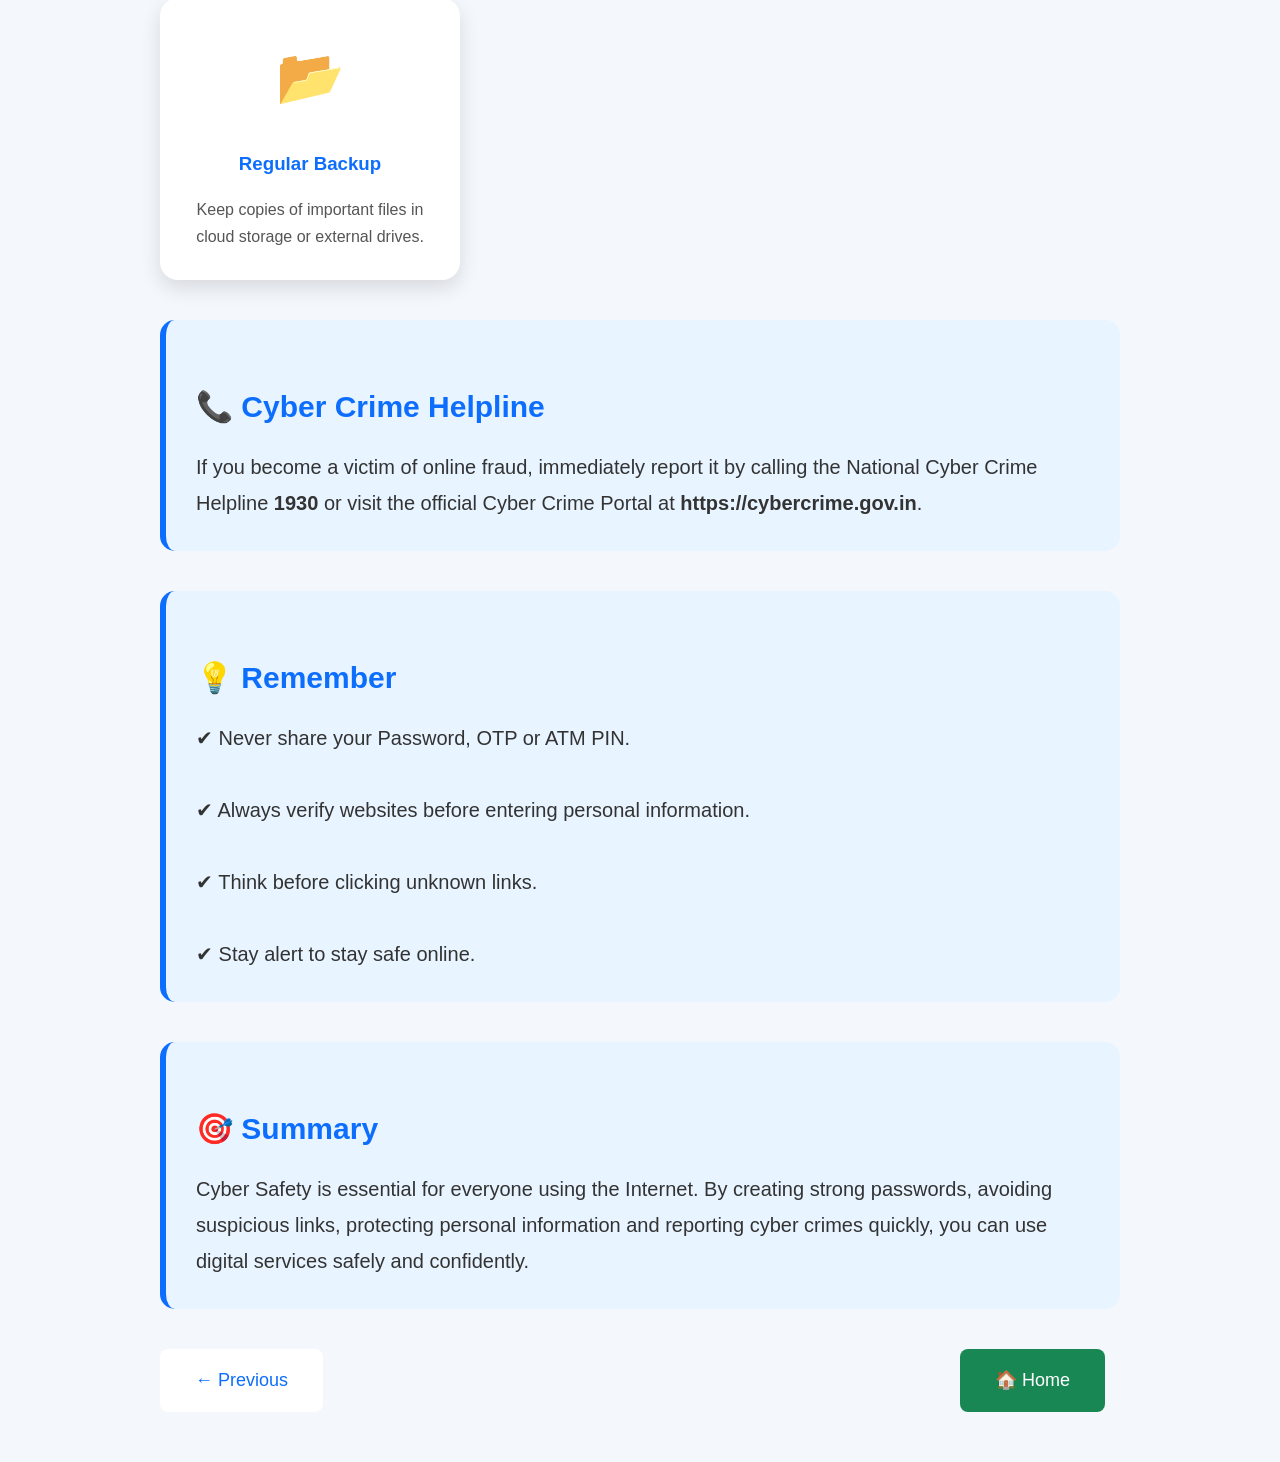
<file: pages/cyber.html>
<!DOCTYPE html>
<html lang="en">

<head>

<meta charset="UTF-8">
<meta name="viewport" content="width=device-width, initial-scale=1.0">

<title>Cyber Safety</title>

<link rel="stylesheet" href="../css/style.css">
<link rel="icon" type="image/png" href="../images/favicon.png">
</head>

<body>
     <div id="google_translate_element" style="display:none;"></div>
   <nav>

<div class="logo-container">

<img src="../images/logo.png" alt="Logo" class="site-logo">

<h1>Digital Village Connect</h1>

</div>

<!-- Mobile Menu Button -->

<div class="menu-toggle" onclick="toggleMenu()">
    ☰
</div>

<ul id="navLinks">

    <li>
        <a href="../index.html#home">Home</a>
    </li>

    <li>
        <a href="../index.html#internet">Internet</a>
    </li>

    <li>
        <a href="../index.html#farmers">Farmers</a>
    </li>

    <li>
        <a href="../index.html#government">Government</a>
    </li>

    <li>
        <a href="../index.html#safety">Safety</a>
    </li>

    <li>
        <a href="../index.html#gallery">Gallery</a>
    </li>

    <li>
        <a href="../about.html">About</a>
    </li>

    <li>
        <a href="../contact.html">Contact</a>
    </li>

    <!-- Language -->

   <li class="language-menu">

    <a href="javascript:void(0);"
       class="language-button"
       onclick="toggleLanguage(event)">
        🌐 Language
    </a>

    <div id="languageDropdown" class="language-dropdown">

        <a href="javascript:void(0);"
           onclick="changeLanguage('en', event)">
            🇬🇧 English
        </a>

        <a href="javascript:void(0);"
           onclick="changeLanguage('te', event)">
            🇮🇳 తెలుగు
        </a>

        <a href="javascript:void(0);"
           onclick="changeLanguage('hi', event)">
            🇮🇳 हिन्दी
        </a>

        <a href="javascript:void(0);"
           onclick="changeLanguage('ta', event)">
            🇮🇳 தமிழ்
        </a>

    </div>

</li>

</ul>

<div id="clock" class="clock"></div>

</nav>

<!-- Hero -->

<section class="page-hero">

<h1>🔒 Cyber Safety</h1>

<p>
Stay safe while using the Internet by protecting your personal information and avoiding online scams.
</p>

</section>

<!-- Content -->

<section class="page-content">

<img src="../images/7_cyber.jpg"
class="topic-image"
alt="Cyber Safety">

<h2>Introduction</h2>

<p>

Cyber Safety means using the Internet safely and protecting yourself from online fraud, hackers, fake websites and cyber criminals. Following simple safety rules can keep your personal information and money secure.

</p>

<h2>🛡 Common Online Threats</h2>

<div class="info-grid">

<div class="info-card">

<div class="icon">🎣</div>

<h3>Phishing</h3>

<p>
Fake emails or websites that steal your passwords and personal information.
</p>

</div>

<div class="info-card">

<div class="icon">📱</div>

<h3>OTP Fraud</h3>

<p>
Scammers ask for your OTP to steal money from your bank account.
</p>

</div>

<div class="info-card">

<div class="icon">🦠</div>

<h3>Malware</h3>

<p>
Harmful software that damages your device or steals your data.
</p>

</div>

<div class="info-card">

<div class="icon">💳</div>

<h3>Online Banking Scam</h3>

<p>
Fraudsters pretend to be bank officials and ask for account details.
</p>

</div>

</div>

<h2>🔒 Cyber Safety Tips</h2>

<div class="info-grid">

<div class="info-card">

<div class="icon">🔑</div>

<h3>Strong Password</h3>

<p>
Use long passwords with letters, numbers and symbols.
</p>

</div>

<div class="info-card">

<div class="icon">📲</div>

<h3>Never Share OTP</h3>

<p>
Banks and government offices never ask for your OTP.
</p>

</div>

<div class="info-card">

<div class="icon">🌐</div>

<h3>Use HTTPS Websites</h3>

<p>
Always check for the padlock icon before entering personal details.
</p>

</div>

<div class="info-card">

<div class="icon">📥</div>

<h3>Download Carefully</h3>

<p>
Install apps only from trusted sources like Google Play Store or App Store.
</p>

</div>

<div class="info-card">

<div class="icon">🔄</div>

<h3>Keep Software Updated</h3>

<p>
Regular updates fix security problems and protect your device.
</p>

</div>

<div class="info-card">

<div class="icon">🛡</div>

<h3>Use Antivirus</h3>

<p>
Antivirus software helps detect and remove harmful programs.
</p>

</div>

</div>

<h2>🚨 What To Do If You Receive a Suspicious Message?</h2>

<table class="network-table">

<tr>

<th>Situation</th>

<th>What You Should Do</th>

</tr>

<tr>

<td>Unknown SMS</td>

<td>Do not click any links.</td>

</tr>

<tr>

<td>OTP Request</td>

<td>Never share your OTP.</td>

</tr>

<tr>

<td>Bank Call</td>

<td>Verify using the official bank number.</td>

</tr>

<tr>

<td>Lottery Message</td>

<td>Ignore and delete it.</td>

</tr>

<tr>

<td>Fake Website</td>

<td>Close the website immediately.</td>

</tr>

</table>

<h2>📱 Safe Digital Habits</h2>

<div class="info-grid">

<div class="info-card">

<div class="icon">💳</div>

<h3>Digital Payments</h3>

<p>
Use trusted apps like PhonePe, Google Pay or BHIM carefully.
</p>

</div>

<div class="info-card">

<div class="icon">👤</div>

<h3>Privacy</h3>

<p>
Never share Aadhaar, PAN or bank details with strangers.
</p>

</div>

<div class="info-card">

<div class="icon">📶</div>

<h3>Public Wi-Fi</h3>

<p>
Avoid banking or shopping while using public Wi-Fi.
</p>

</div>

<div class="info-card">

<div class="icon">📂</div>

<h3>Regular Backup</h3>

<p>
Keep copies of important files in cloud storage or external drives.
</p>

</div>

</div>

<div class="info-box">

<h2>📞 Cyber Crime Helpline</h2>

<p>

If you become a victim of online fraud, immediately report it by calling the National Cyber Crime Helpline <strong>1930</strong> or visit the official Cyber Crime Portal at <strong>https://cybercrime.gov.in</strong>.

</p>

</div>

<div class="info-box">

<h2>💡 Remember</h2>

<p>

✔ Never share your Password, OTP or ATM PIN.<br><br>

✔ Always verify websites before entering personal information.<br><br>

✔ Think before clicking unknown links.<br><br>

✔ Stay alert to stay safe online.

</p>

</div>

<div class="info-box">

<h2>🎯 Summary</h2>

<p>

Cyber Safety is essential for everyone using the Internet. By creating strong passwords, avoiding suspicious links, protecting personal information and reporting cyber crimes quickly, you can use digital services safely and confidently.

</p>

</div>

<div class="button-group">

<a href="cloud.html" class="btn-secondary">

← Previous

</a>

<a href="../index.html" class="btn-primary">

🏠 Home

</a>

</div>

</section>
<script src="../js/language.js"></script>
<script src="https://translate.google.com/translate_a/element.js?cb=googleTranslateElementInit"></script>
</body>
</body>

</html>
</file>
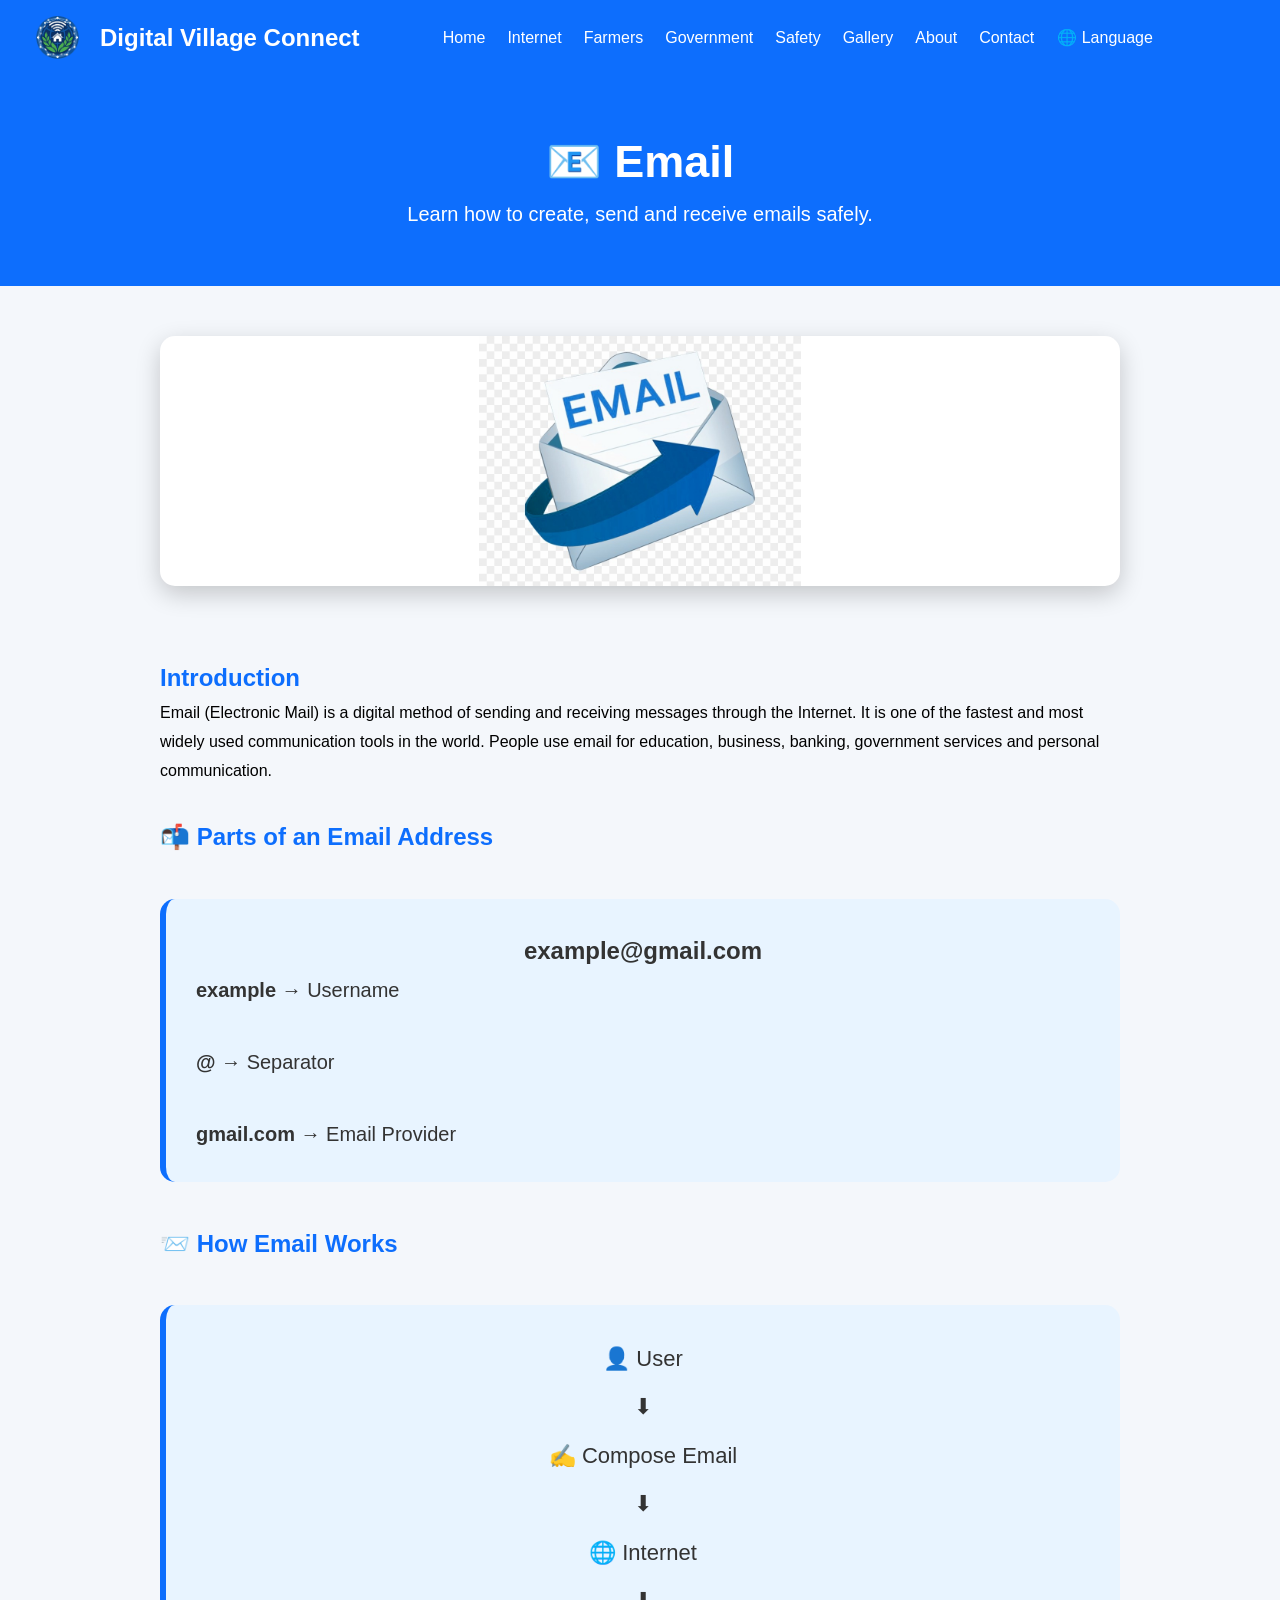
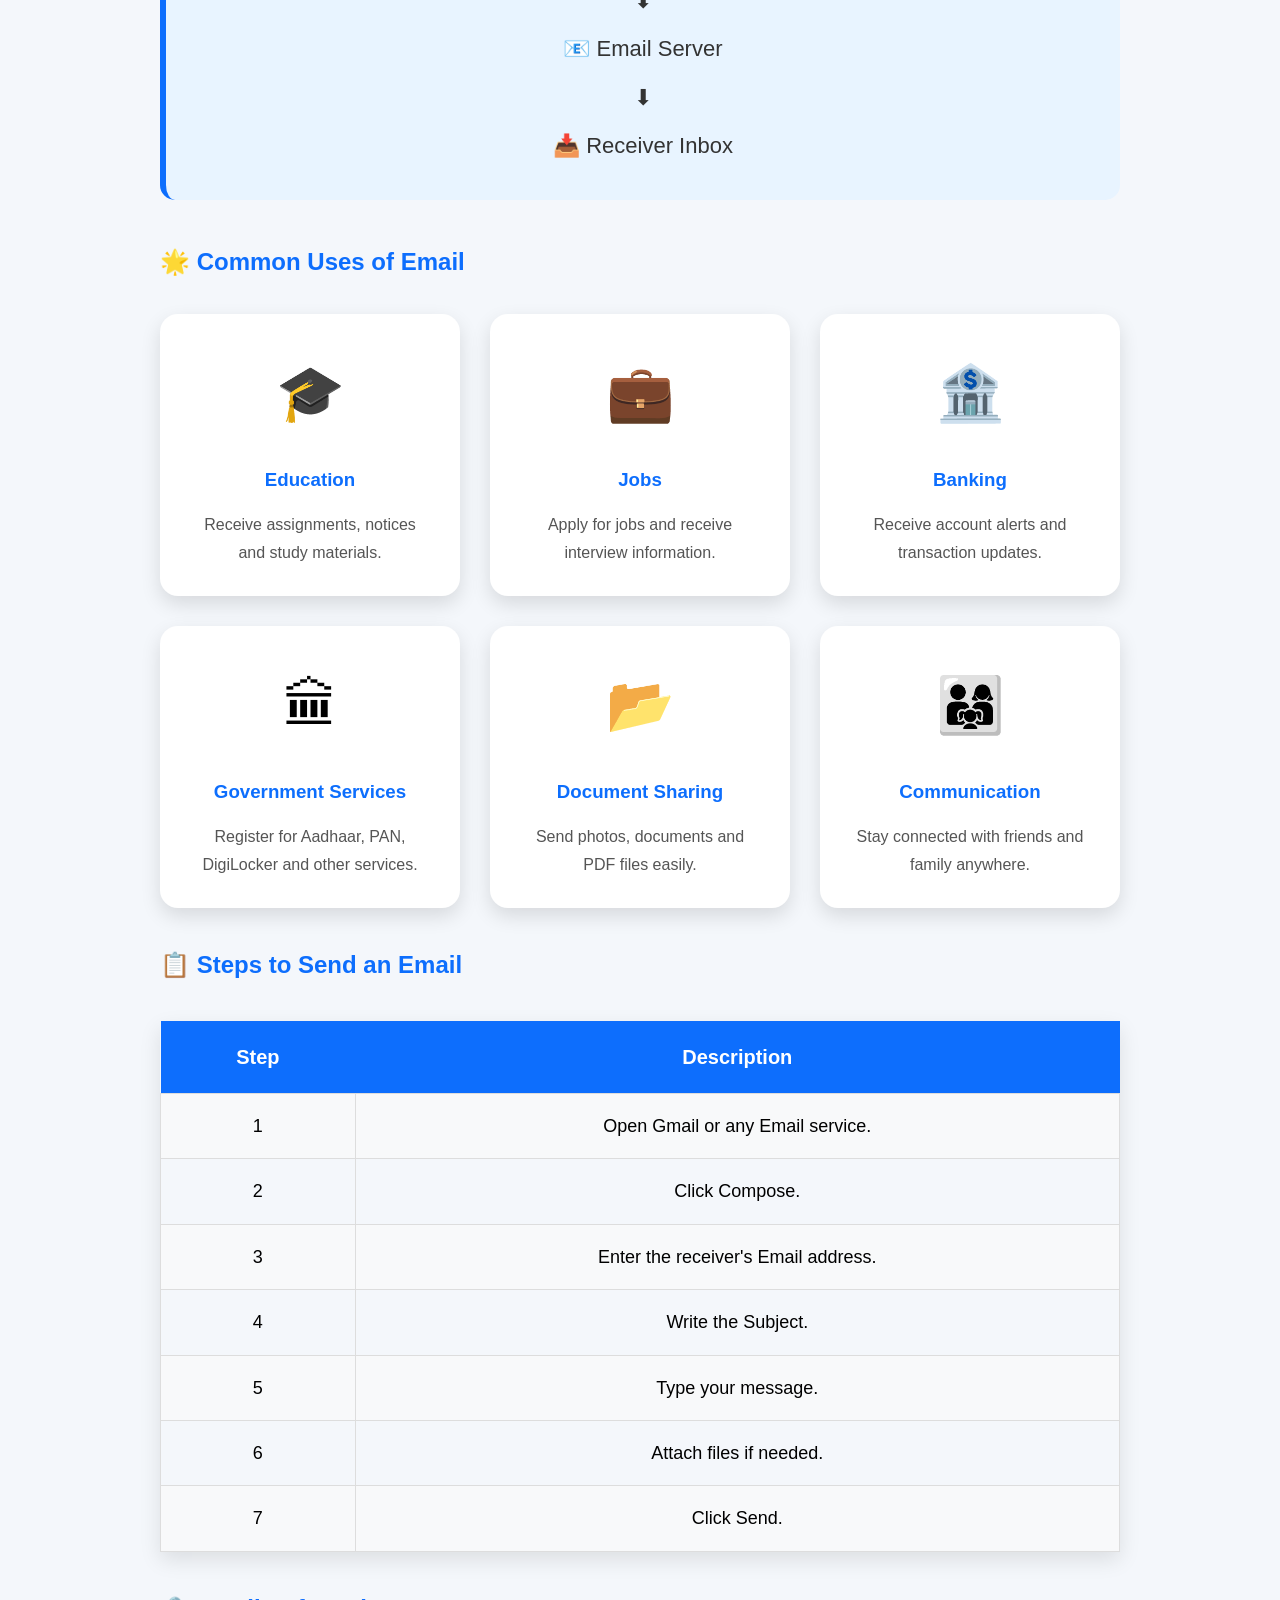
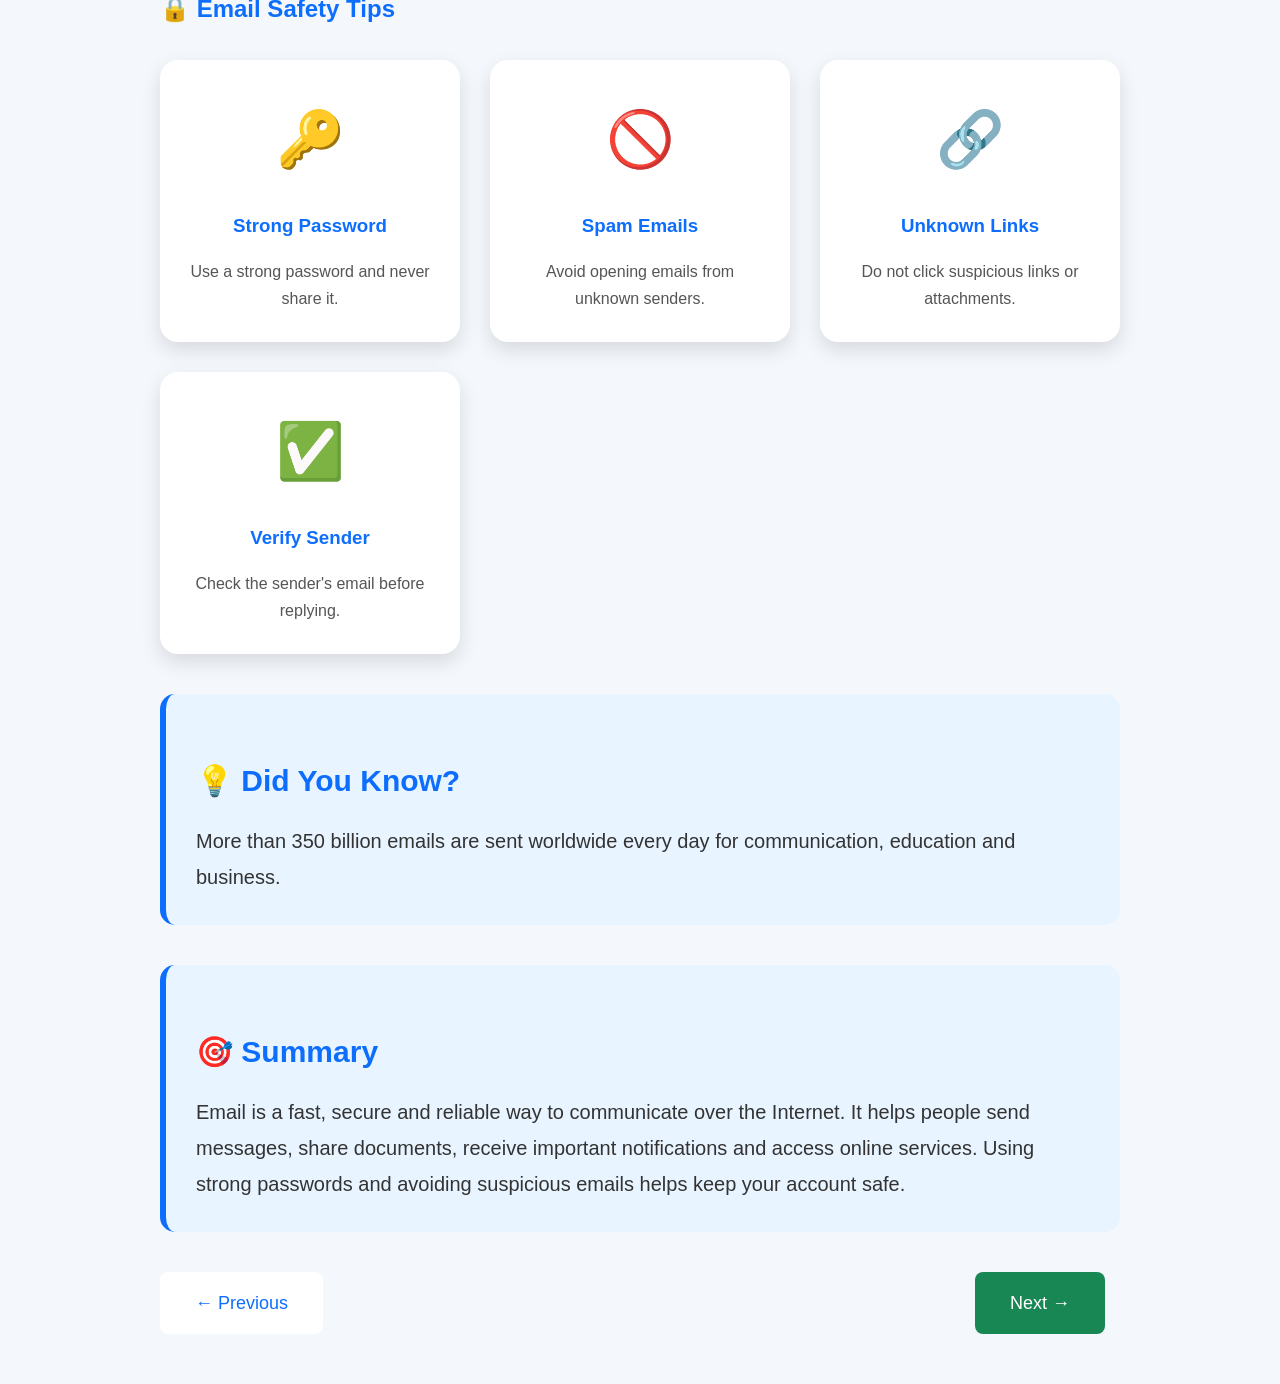
<file: pages/email.html>
<!DOCTYPE html>
<html lang="en">
<head>

<meta charset="UTF-8">
<meta name="viewport" content="width=device-width, initial-scale=1.0">

<title>Email</title>

<link rel="stylesheet" href="../css/style.css">
<link rel="icon" type="image/png" href="../images/favicon.png">
</head>

<body>
      <div id="google_translate_element" style="display:none;"></div>
   <nav>

<div class="logo-container">

<img src="../images/logo.png" alt="Logo" class="site-logo">

<h1>Digital Village Connect</h1>

</div>

<!-- Mobile Menu Button -->

<div class="menu-toggle" onclick="toggleMenu()">
    ☰
</div>

<ul id="navLinks">

    <li>
        <a href="../index.html#home">Home</a>
    </li>

    <li>
        <a href="../index.html#internet">Internet</a>
    </li>

    <li>
        <a href="../index.html#farmers">Farmers</a>
    </li>

    <li>
        <a href="../index.html#government">Government</a>
    </li>

    <li>
        <a href="../index.html#safety">Safety</a>
    </li>

    <li>
        <a href="../index.html#gallery">Gallery</a>
    </li>

    <li>
        <a href="../about.html">About</a>
    </li>

    <li>
        <a href="../contact.html">Contact</a>
    </li>

    <!-- Language -->

   <li class="language-menu">

    <a href="javascript:void(0);"
       class="language-button"
       onclick="toggleLanguage(event)">
        🌐 Language
    </a>

    <div id="languageDropdown" class="language-dropdown">

        <a href="javascript:void(0);"
           onclick="changeLanguage('en', event)">
            🇬🇧 English
        </a>

        <a href="javascript:void(0);"
           onclick="changeLanguage('te', event)">
            🇮🇳 తెలుగు
        </a>

        <a href="javascript:void(0);"
           onclick="changeLanguage('hi', event)">
            🇮🇳 हिन्दी
        </a>

        <a href="javascript:void(0);"
           onclick="changeLanguage('ta', event)">
            🇮🇳 தமிழ்
        </a>

    </div>

</li>

</ul>

<div id="clock" class="clock"></div>

</nav>

<!-- Hero -->

<section class="page-hero">

<h1>📧 Email</h1>

<p>
Learn how to create, send and receive emails safely.
</p>

</section>

<!-- Content -->

<section class="page-content">

<img src="../images/5_email.jpg"
class="topic-image"
alt="Email">

<h2>Introduction</h2>

<p>

Email (Electronic Mail) is a digital method of sending and receiving messages through the Internet. It is one of the fastest and most widely used communication tools in the world. People use email for education, business, banking, government services and personal communication.

</p>

<h2>📬 Parts of an Email Address</h2>

<div class="info-box">

<p style="text-align:center;font-size:24px;">

<b>example@gmail.com</b>

</p>

<p>

<b>example</b> → Username

<br><br>

<b>@</b> → Separator

<br><br>

<b>gmail.com</b> → Email Provider

</p>

</div>

<h2>📨 How Email Works</h2>

<div class="info-box">

<p style="text-align:center;font-size:22px;line-height:2.2;">

👤 User

<br>⬇<br>

✍ Compose Email

<br>⬇<br>

🌐 Internet

<br>⬇<br>

📧 Email Server

<br>⬇<br>

📥 Receiver Inbox

</p>

</div>

<h2>🌟 Common Uses of Email</h2>

<div class="info-grid">

<div class="info-card">

<div class="icon">🎓</div>

<h3>Education</h3>

<p>
Receive assignments, notices and study materials.
</p>

</div>

<div class="info-card">

<div class="icon">💼</div>

<h3>Jobs</h3>

<p>
Apply for jobs and receive interview information.
</p>

</div>

<div class="info-card">

<div class="icon">🏦</div>

<h3>Banking</h3>

<p>
Receive account alerts and transaction updates.
</p>

</div>

<div class="info-card">

<div class="icon">🏛</div>

<h3>Government Services</h3>

<p>
Register for Aadhaar, PAN, DigiLocker and other services.
</p>

</div>

<div class="info-card">

<div class="icon">📂</div>

<h3>Document Sharing</h3>

<p>
Send photos, documents and PDF files easily.
</p>

</div>

<div class="info-card">

<div class="icon">👨‍👩‍👧</div>

<h3>Communication</h3>

<p>
Stay connected with friends and family anywhere.
</p>

</div>

</div>

<h2>📋 Steps to Send an Email</h2>

<table class="network-table">

<tr>
<th>Step</th>
<th>Description</th>
</tr>

<tr>
<td>1</td>
<td>Open Gmail or any Email service.</td>
</tr>

<tr>
<td>2</td>
<td>Click Compose.</td>
</tr>

<tr>
<td>3</td>
<td>Enter the receiver's Email address.</td>
</tr>

<tr>
<td>4</td>
<td>Write the Subject.</td>
</tr>

<tr>
<td>5</td>
<td>Type your message.</td>
</tr>

<tr>
<td>6</td>
<td>Attach files if needed.</td>
</tr>

<tr>
<td>7</td>
<td>Click Send.</td>
</tr>

</table>

<h2>🔒 Email Safety Tips</h2>

<div class="info-grid">

<div class="info-card">

<div class="icon">🔑</div>

<h3>Strong Password</h3>

<p>
Use a strong password and never share it.
</p>

</div>

<div class="info-card">

<div class="icon">🚫</div>

<h3>Spam Emails</h3>

<p>
Avoid opening emails from unknown senders.
</p>

</div>

<div class="info-card">

<div class="icon">🔗</div>

<h3>Unknown Links</h3>

<p>
Do not click suspicious links or attachments.
</p>

</div>

<div class="info-card">

<div class="icon">✅</div>

<h3>Verify Sender</h3>

<p>
Check the sender's email before replying.
</p>

</div>

</div>

<div class="info-box">

<h2>💡 Did You Know?</h2>

<p>

More than 350 billion emails are sent worldwide every day for communication, education and business.

</p>

</div>

<div class="info-box">

<h2>🎯 Summary</h2>

<p>

Email is a fast, secure and reliable way to communicate over the Internet. It helps people send messages, share documents, receive important notifications and access online services. Using strong passwords and avoiding suspicious emails helps keep your account safe.

</p>

</div>

<div class="button-group">

<a href="protocols.html" class="btn-secondary">

← Previous

</a>

<a href="cloud.html" class="btn-primary">

Next →

</a>

</div>

</section>
<script src="../js/language.js"></script>
<script src="https://translate.google.com/translate_a/element.js?cb=googleTranslateElementInit"></script>
</body>

</html>
</file>
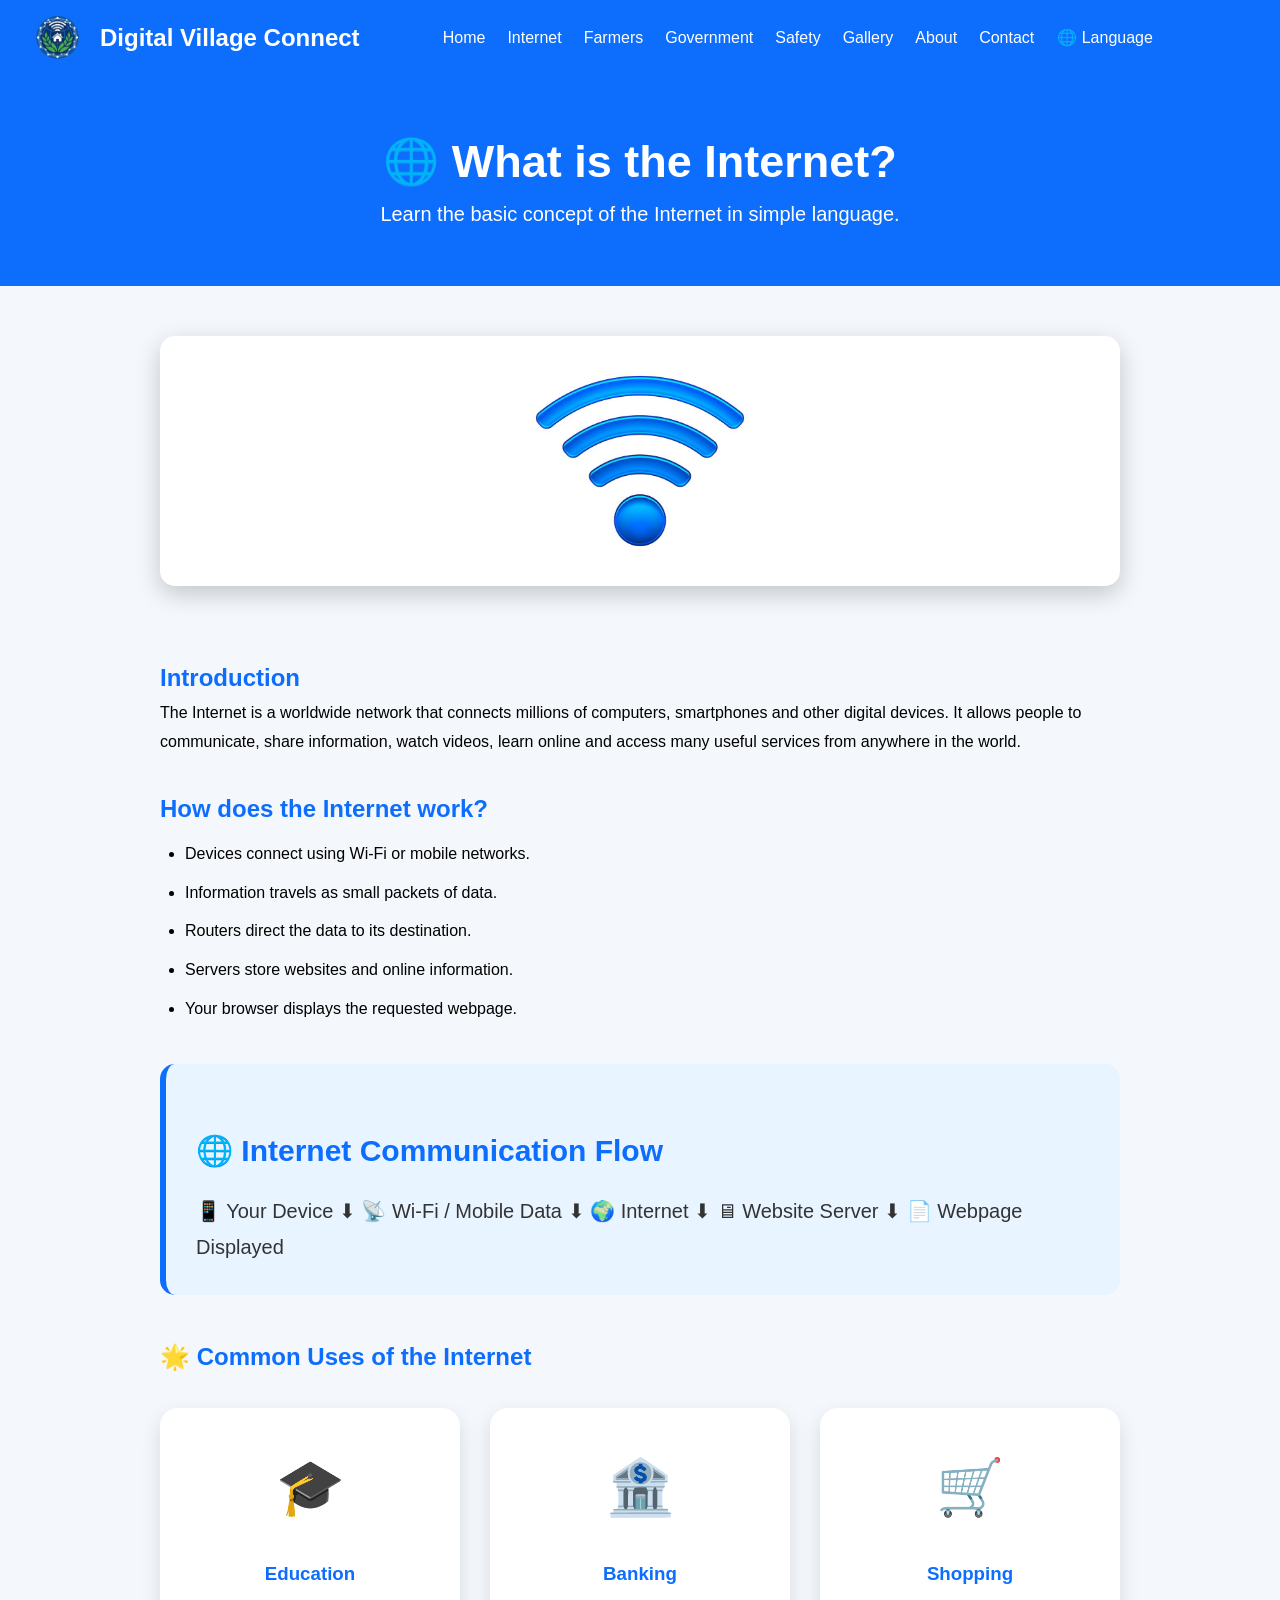
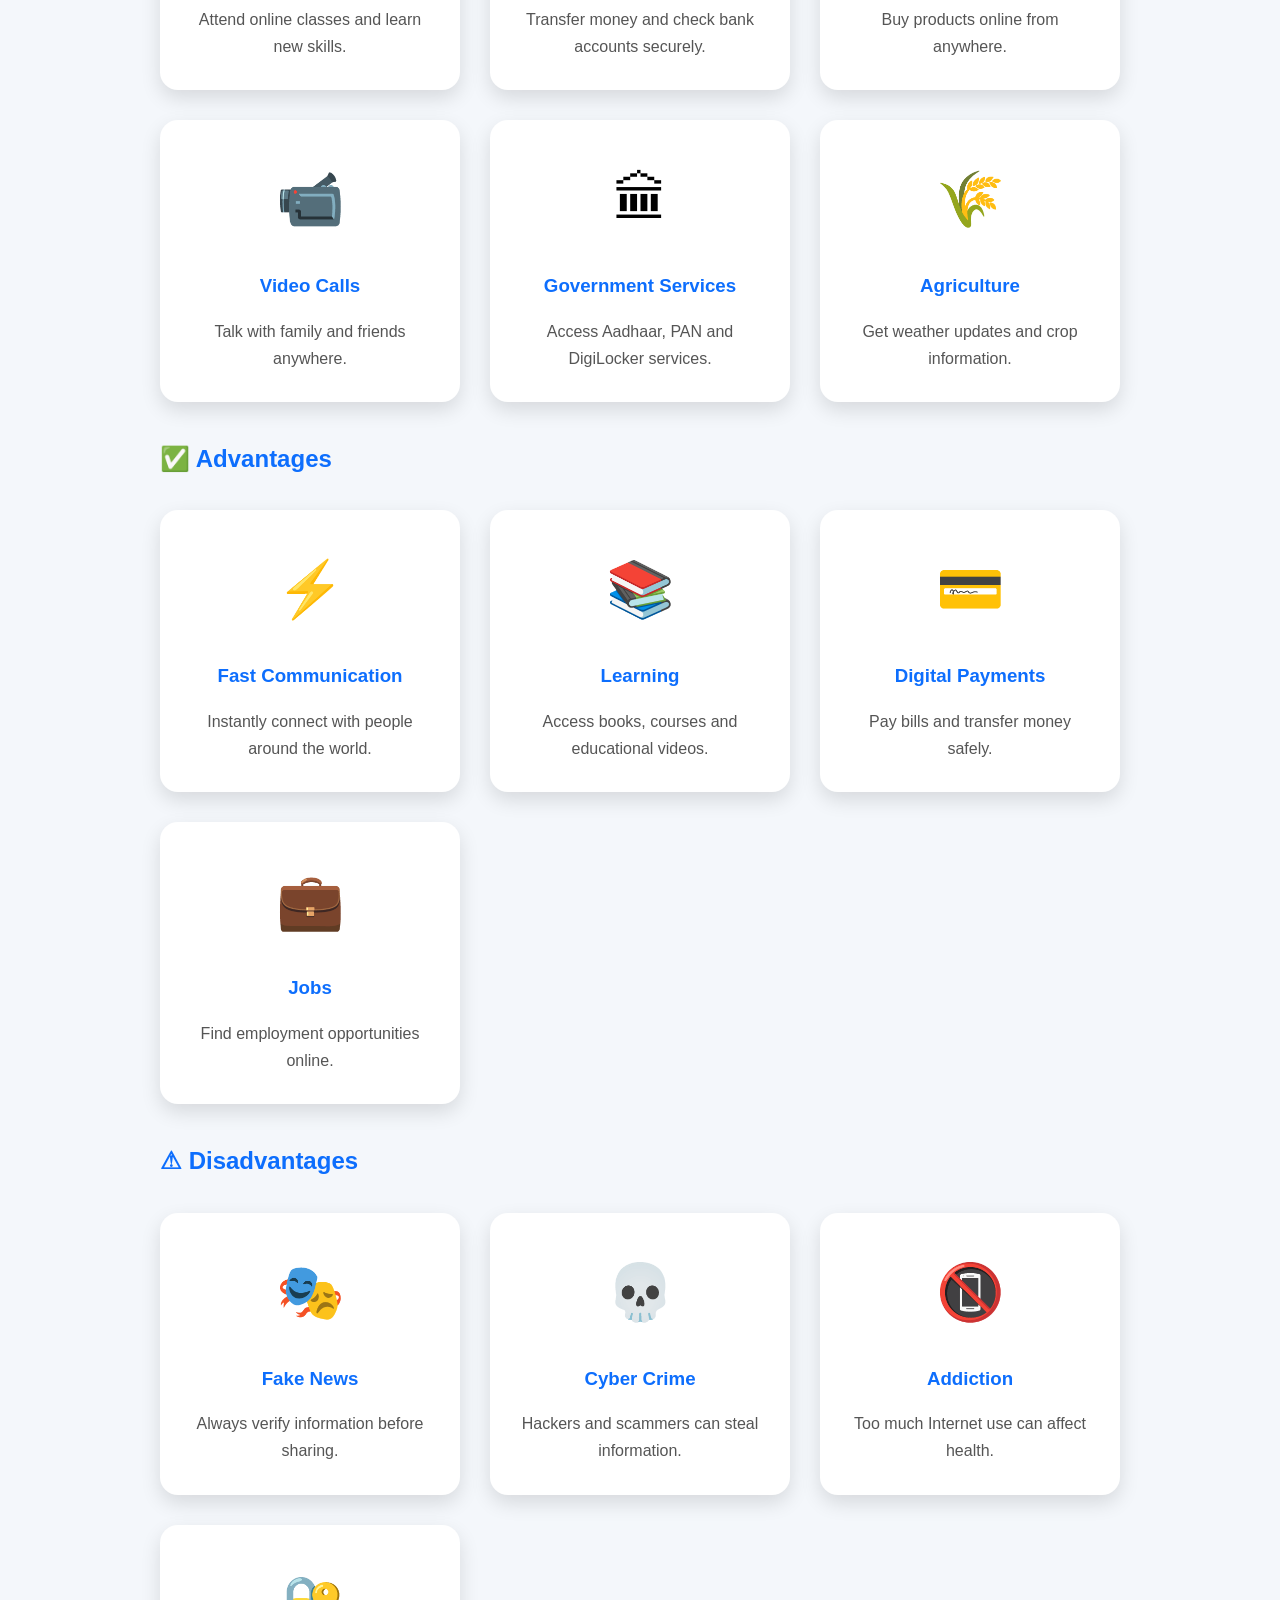
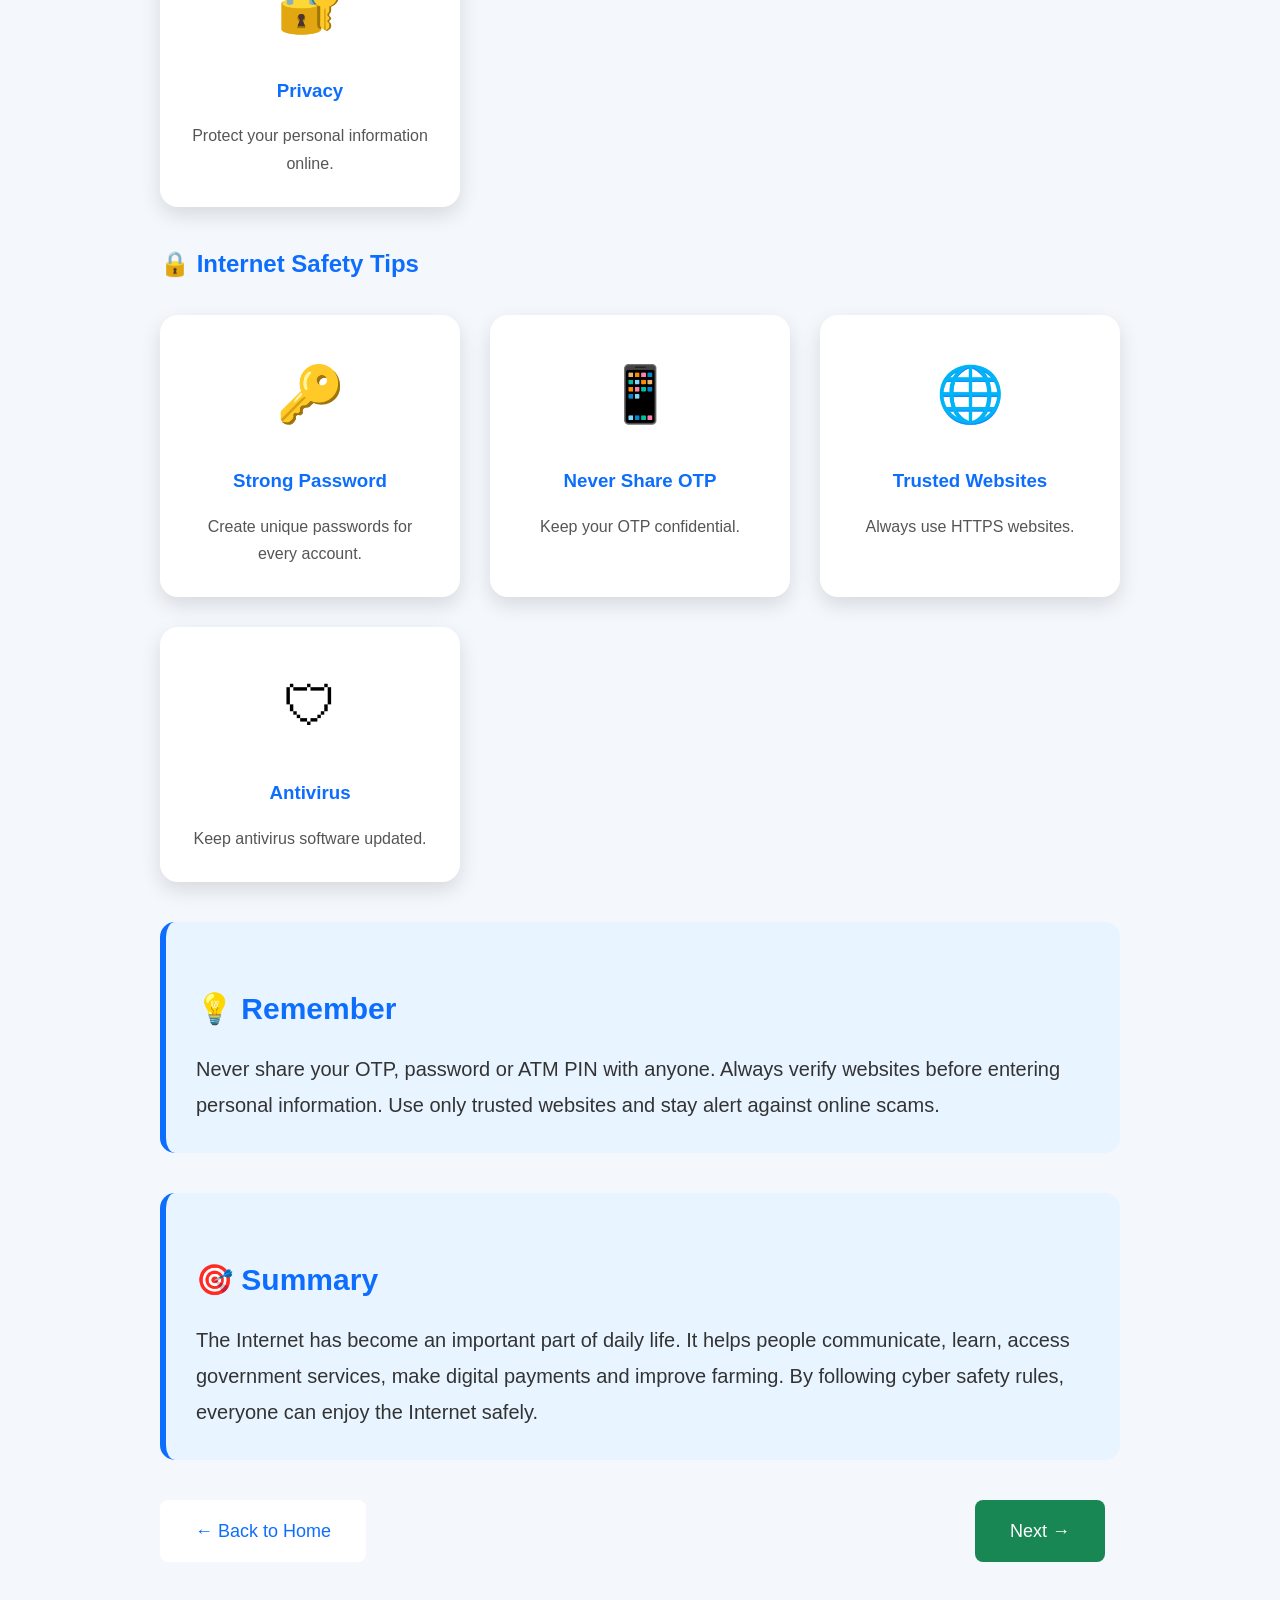
<file: pages/internet.html>
<!DOCTYPE html>
<html lang="en">
<head>
    <meta charset="UTF-8">
    <meta name="viewport" content="width=device-width, initial-scale=1.0">
    <title>What is Internet?</title>

    <link rel="stylesheet" href="../css/style.css">
    <link rel="icon" type="image/png" href="../images/favicon.png">
</head>

<body>
   <div id="google_translate_element" style="display:none;"></div>
   <nav>

<div class="logo-container">

<img src="../images/logo.png" alt="Logo" class="site-logo">

<h1>Digital Village Connect</h1>

</div>

<!-- Mobile Menu Button -->

<div class="menu-toggle" onclick="toggleMenu()">
    ☰
</div>

<ul id="navLinks">

    <li>
        <a href="../index.html#home">Home</a>
    </li>

    <li>
        <a href="../index.html#internet">Internet</a>
    </li>

    <li>
        <a href="../index.html#farmers">Farmers</a>
    </li>

    <li>
        <a href="../index.html#government">Government</a>
    </li>

    <li>
        <a href="../index.html#safety">Safety</a>
    </li>

    <li>
        <a href="../index.html#gallery">Gallery</a>
    </li>

    <li>
        <a href="../about.html">About</a>
    </li>

    <li>
        <a href="../contact.html">Contact</a>
    </li>

    <!-- Language -->

   <li class="language-menu">

    <a href="javascript:void(0);"
       class="language-button"
       onclick="toggleLanguage(event)">
        🌐 Language
    </a>

    <div id="languageDropdown" class="language-dropdown">

        <a href="javascript:void(0);"
           onclick="changeLanguage('en', event)">
            🇬🇧 English
        </a>

        <a href="javascript:void(0);"
           onclick="changeLanguage('te', event)">
            🇮🇳 తెలుగు
        </a>

        <a href="javascript:void(0);"
           onclick="changeLanguage('hi', event)">
            🇮🇳 हिन्दी
        </a>

        <a href="javascript:void(0);"
           onclick="changeLanguage('ta', event)">
            🇮🇳 தமிழ்
        </a>

    </div>

</li>

</ul>

<div id="clock" class="clock"></div>

</nav>
<!-- Hero -->
<section class="page-hero">

    <h1>🌐 What is the Internet?</h1>

    <p>
        Learn the basic concept of the Internet in simple language.
    </p>

</section>

<!-- Content -->
<section class="page-content">

    <img src="../images/3_internet.jpg"
         alt="Internet"
         class="topic-image">

    <h2>Introduction</h2>

    <p>
        The Internet is a worldwide network that connects millions of computers,
        smartphones and other digital devices. It allows people to communicate,
        share information, watch videos, learn online and access many useful
        services from anywhere in the world.
    </p>

    <h2>How does the Internet work?</h2>

    <ul>

        <li>Devices connect using Wi-Fi or mobile networks.</li>

        <li>Information travels as small packets of data.</li>

        <li>Routers direct the data to its destination.</li>

        <li>Servers store websites and online information.</li>

        <li>Your browser displays the requested webpage.</li>

    </ul>
    <div class="info-box">

<h2>🌐 Internet Communication Flow</h2>

<p>

📱 Your Device

⬇

📡 Wi-Fi / Mobile Data

⬇

🌍 Internet

⬇

🖥 Website Server

⬇

📄 Webpage Displayed

</p>

</div>

   <h2>🌟 Common Uses of the Internet</h2>

<div class="info-grid">

<div class="info-card">
<div class="icon">🎓</div>
<h3>Education</h3>
<p>Attend online classes and learn new skills.</p>
</div>

<div class="info-card">
<div class="icon">🏦</div>
<h3>Banking</h3>
<p>Transfer money and check bank accounts securely.</p>
</div>

<div class="info-card">
<div class="icon">🛒</div>
<h3>Shopping</h3>
<p>Buy products online from anywhere.</p>
</div>

<div class="info-card">
<div class="icon">📹</div>
<h3>Video Calls</h3>
<p>Talk with family and friends anywhere.</p>
</div>

<div class="info-card">
<div class="icon">🏛</div>
<h3>Government Services</h3>
<p>Access Aadhaar, PAN and DigiLocker services.</p>
</div>

<div class="info-card">
<div class="icon">🌾</div>
<h3>Agriculture</h3>
<p>Get weather updates and crop information.</p>
</div>

</div>
   <h2>✅ Advantages</h2>

<div class="info-grid">

<div class="info-card">

<div class="icon">⚡</div>

<h3>Fast Communication</h3>

<p>Instantly connect with people around the world.</p>

</div>

<div class="info-card">

<div class="icon">📚</div>

<h3>Learning</h3>

<p>Access books, courses and educational videos.</p>

</div>

<div class="info-card">

<div class="icon">💳</div>

<h3>Digital Payments</h3>

<p>Pay bills and transfer money safely.</p>

</div>

<div class="info-card">

<div class="icon">💼</div>

<h3>Jobs</h3>

<p>Find employment opportunities online.</p>

</div>

</div>
<h2>⚠ Disadvantages</h2>

<div class="info-grid">

<div class="info-card">

<div class="icon">🎭</div>

<h3>Fake News</h3>

<p>Always verify information before sharing.</p>

</div>

<div class="info-card">

<div class="icon">💀</div>

<h3>Cyber Crime</h3>

<p>Hackers and scammers can steal information.</p>

</div>

<div class="info-card">

<div class="icon">📵</div>

<h3>Addiction</h3>

<p>Too much Internet use can affect health.</p>

</div>

<div class="info-card">

<div class="icon">🔐</div>

<h3>Privacy</h3>

<p>Protect your personal information online.</p>

</div>
</div>
<h2>🔒 Internet Safety Tips</h2>

<div class="info-grid">

    <div class="info-card">
        <div class="icon">🔑</div>
        <h3>Strong Password</h3>
        <p>Create unique passwords for every account.</p>
    </div>

    <div class="info-card">
        <div class="icon">📱</div>
        <h3>Never Share OTP</h3>
        <p>Keep your OTP confidential.</p>
    </div>

    <div class="info-card">
        <div class="icon">🌐</div>
        <h3>Trusted Websites</h3>
        <p>Always use HTTPS websites.</p>
    </div>

    <div class="info-card">
        <div class="icon">🛡</div>
        <h3>Antivirus</h3>
        <p>Keep antivirus software updated.</p>
    </div>

</div>

<!-- Remember Box -->

<div class="info-box">

    <h2>💡 Remember</h2>

    <p>
        Never share your OTP, password or ATM PIN with anyone.
        Always verify websites before entering personal information.
        Use only trusted websites and stay alert against online scams.
    </p>

</div>

<!-- Summary -->

<div class="info-box">

    <h2>🎯 Summary</h2>

    <p>
        The Internet has become an important part of daily life.
        It helps people communicate, learn, access government services,
        make digital payments and improve farming.
        By following cyber safety rules, everyone can enjoy the Internet safely.
    </p>

</div>
    <div class="button-group">

        <a href="../index.html" class="btn-secondary">
            ← Back to Home
        </a>

        <a href="networks.html" class="btn-primary">
            Next →
        </a>

    </div>

</section>
<script src="../js/language.js"></script>
<script src="https://translate.google.com/translate_a/element.js?cb=googleTranslateElementInit"></script>
</body>
</html>
</file>
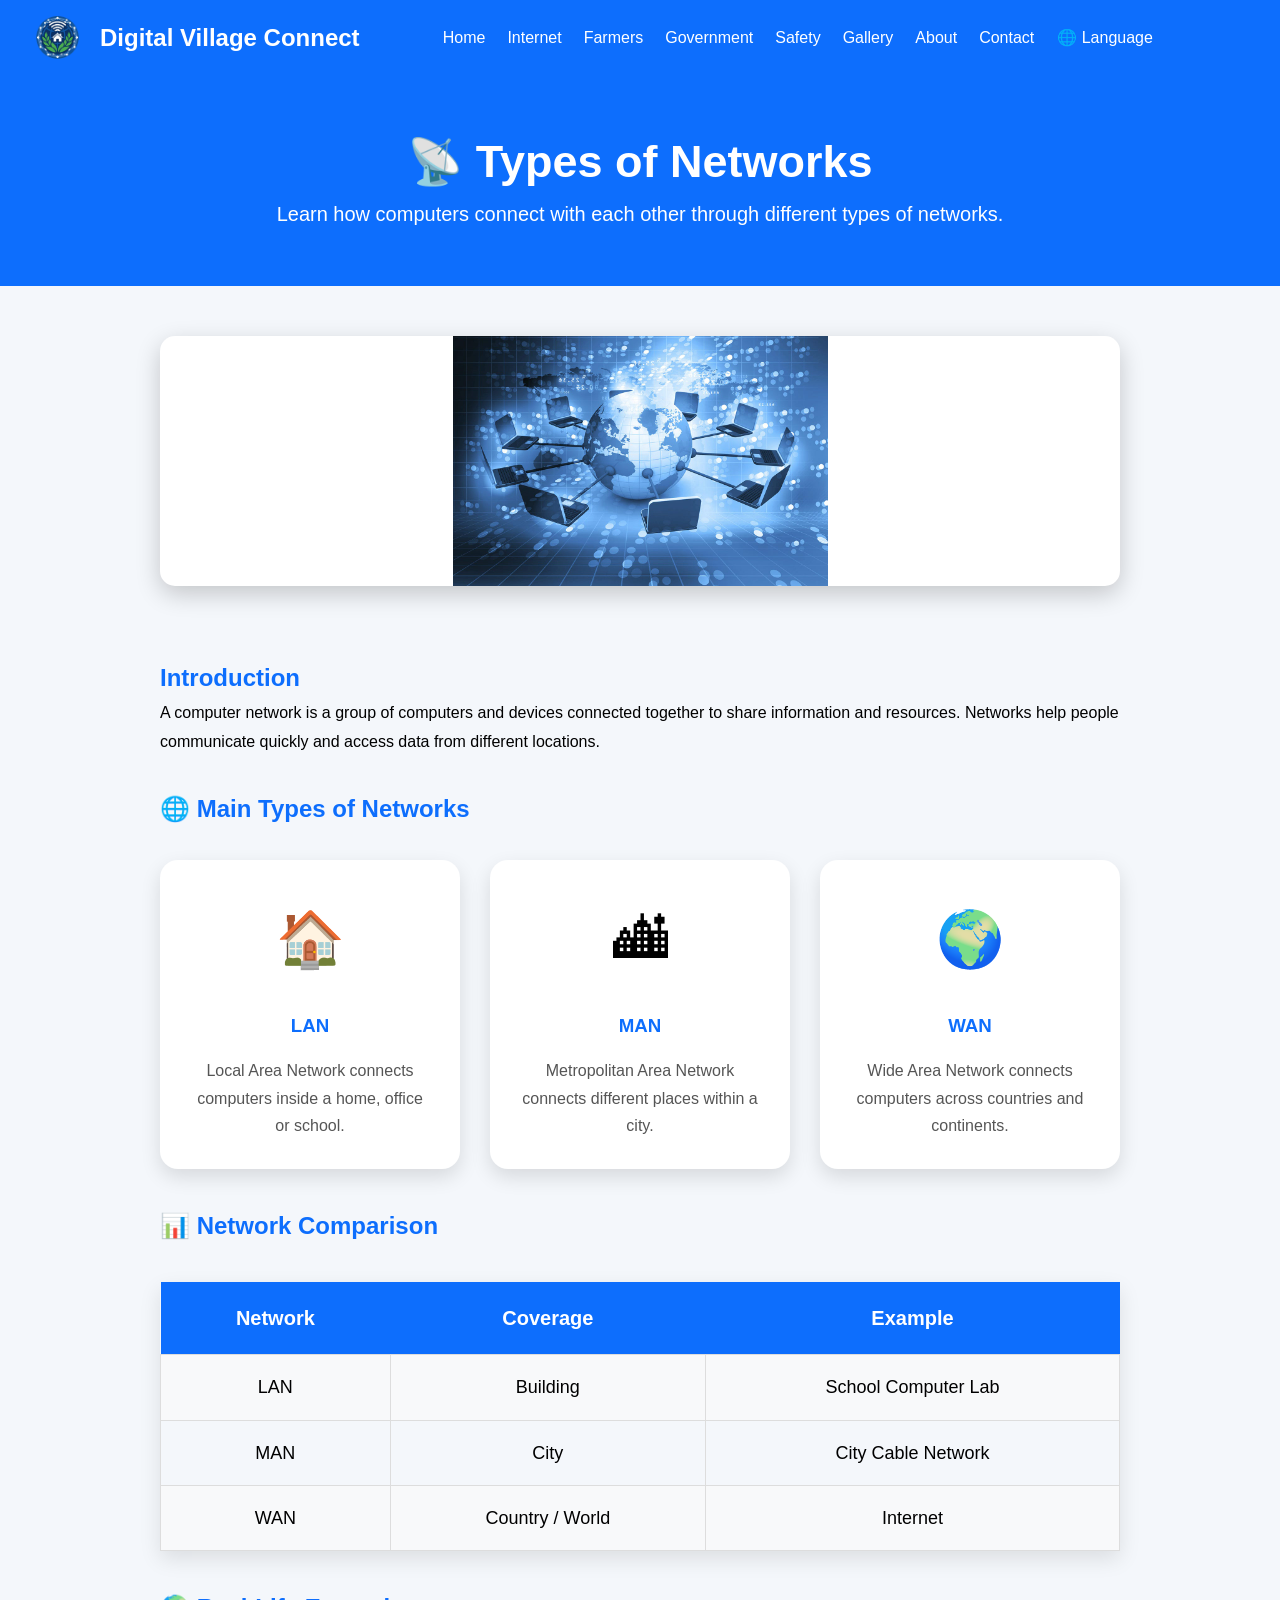
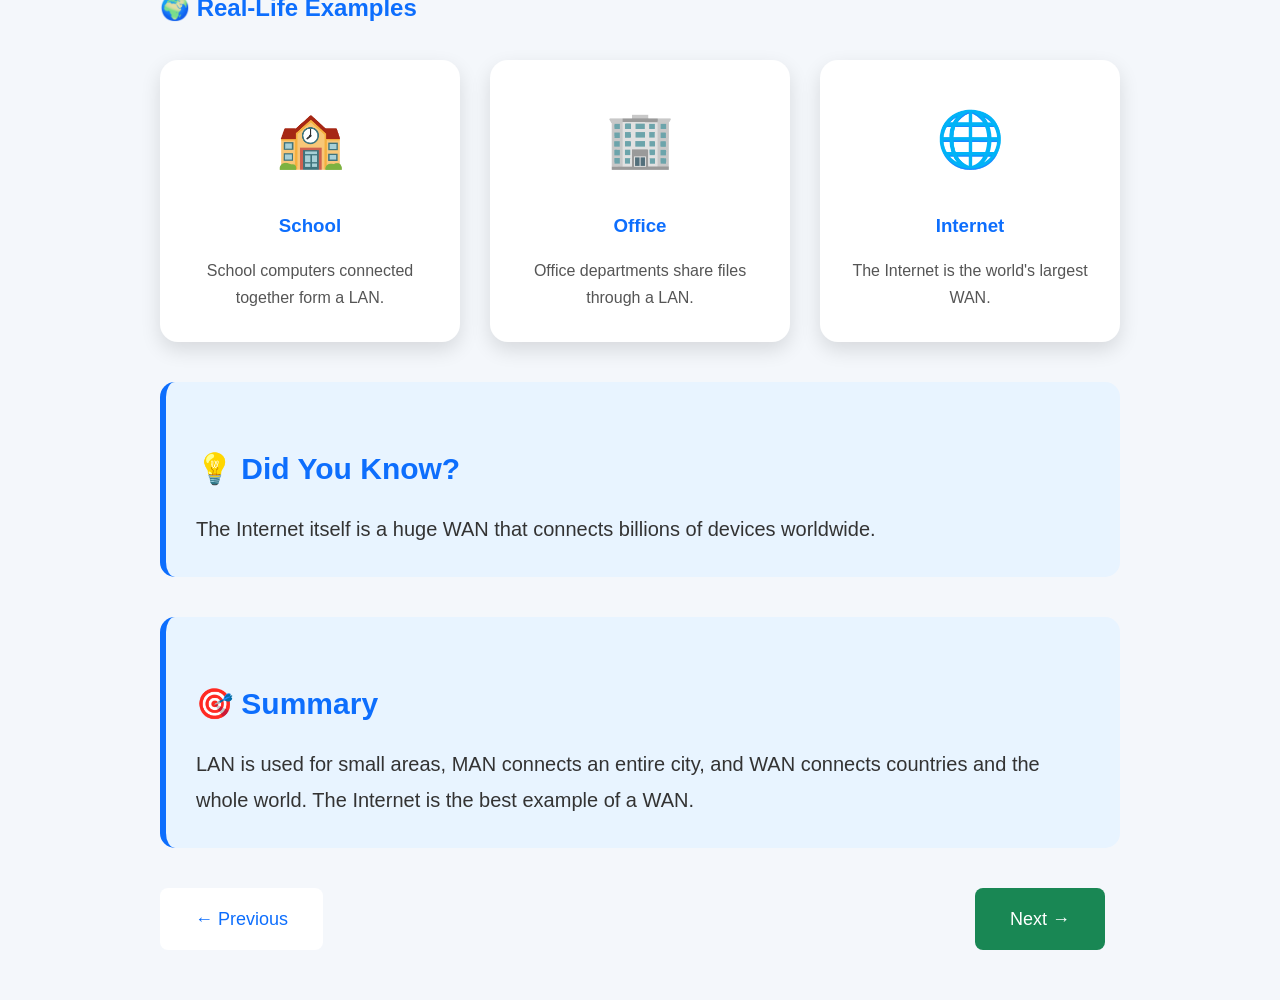
<file: pages/networks.html>
<!DOCTYPE html>
<html lang="en">
<head>
<meta charset="UTF-8">
<meta name="viewport" content="width=device-width, initial-scale=1.0">

<title>Types of Networks</title>

<link rel="stylesheet" href="../css/style.css">
<link rel="icon" type="image/png" href="../images/favicon.png">
</head>

<body>
      <div id="google_translate_element" style="display:none;"></div>
   <nav>

<div class="logo-container">

<img src="../images/logo.png" alt="Logo" class="site-logo">

<h1>Digital Village Connect</h1>

</div>

<!-- Mobile Menu Button -->

<div class="menu-toggle" onclick="toggleMenu()">
    ☰
</div>

<ul id="navLinks">

    <li>
        <a href="../index.html#home">Home</a>
    </li>

    <li>
        <a href="../index.html#internet">Internet</a>
    </li>

    <li>
        <a href="../index.html#farmers">Farmers</a>
    </li>

    <li>
        <a href="../index.html#government">Government</a>
    </li>

    <li>
        <a href="../index.html#safety">Safety</a>
    </li>

    <li>
        <a href="../index.html#gallery">Gallery</a>
    </li>

    <li>
        <a href="../about.html">About</a>
    </li>

    <li>
        <a href="../contact.html">Contact</a>
    </li>

    <!-- Language -->

   <li class="language-menu">

    <a href="javascript:void(0);"
       class="language-button"
       onclick="toggleLanguage(event)">
        🌐 Language
    </a>

    <div id="languageDropdown" class="language-dropdown">

        <a href="javascript:void(0);"
           onclick="changeLanguage('en', event)">
            🇬🇧 English
        </a>

        <a href="javascript:void(0);"
           onclick="changeLanguage('te', event)">
            🇮🇳 తెలుగు
        </a>

        <a href="javascript:void(0);"
           onclick="changeLanguage('hi', event)">
            🇮🇳 हिन्दी
        </a>

        <a href="javascript:void(0);"
           onclick="changeLanguage('ta', event)">
            🇮🇳 தமிழ்
        </a>

    </div>

</li>

</ul>

<div id="clock" class="clock"></div>

</nav>

<!-- Hero -->

<section class="page-hero">

<h1>📡 Types of Networks</h1>

<p>
Learn how computers connect with each other through different types of networks.
</p>

</section>

<!-- Content -->

<section class="page-content">

<img src="../images/3_networks.jpg"
class="topic-image"
alt="Networks">

<h2>Introduction</h2>

<p>

A computer network is a group of computers and devices connected together to share information and resources.
Networks help people communicate quickly and access data from different locations.

</p>

<h2>🌐 Main Types of Networks</h2>

<div class="info-grid">

<div class="info-card">

<div class="icon">🏠</div>

<h3>LAN</h3>

<p>

Local Area Network connects computers inside a home, office or school.

</p>

</div>

<div class="info-card">

<div class="icon">🏙</div>

<h3>MAN</h3>

<p>

Metropolitan Area Network connects different places within a city.

</p>

</div>

<div class="info-card">

<div class="icon">🌍</div>

<h3>WAN</h3>

<p>

Wide Area Network connects computers across countries and continents.

</p>

</div>

</div>

<h2>📊 Network Comparison</h2>

<table class="network-table">

<tr>

<th>Network</th>

<th>Coverage</th>

<th>Example</th>

</tr>

<tr>

<td>LAN</td>

<td>Building</td>

<td>School Computer Lab</td>

</tr>

<tr>

<td>MAN</td>

<td>City</td>

<td>City Cable Network</td>

</tr>

<tr>

<td>WAN</td>

<td>Country / World</td>

<td>Internet</td>

</tr>

</table>

<h2>🌍 Real-Life Examples</h2>

<div class="info-grid">

<div class="info-card">

<div class="icon">🏫</div>

<h3>School</h3>

<p>

School computers connected together form a LAN.

</p>

</div>

<div class="info-card">

<div class="icon">🏢</div>

<h3>Office</h3>

<p>

Office departments share files through a LAN.

</p>

</div>

<div class="info-card">

<div class="icon">🌐</div>

<h3>Internet</h3>

<p>

The Internet is the world's largest WAN.

</p>

</div>

</div>

<div class="info-box">

<h2>💡 Did You Know?</h2>

<p>

The Internet itself is a huge WAN that connects billions of devices worldwide.

</p>

</div>

<div class="info-box">

<h2>🎯 Summary</h2>

<p>

LAN is used for small areas, MAN connects an entire city, and WAN connects countries and the whole world. The Internet is the best example of a WAN.

</p>

</div>

<div class="button-group">

<a href="internet.html" class="btn-secondary">

← Previous

</a>

<a href="protocols.html" class="btn-primary">

Next →

</a>

</div>

</section>
<script src="../js/language.js"></script>
<script src="https://translate.google.com/translate_a/element.js?cb=googleTranslateElementInit"></script>
</body>
</html>
</file>
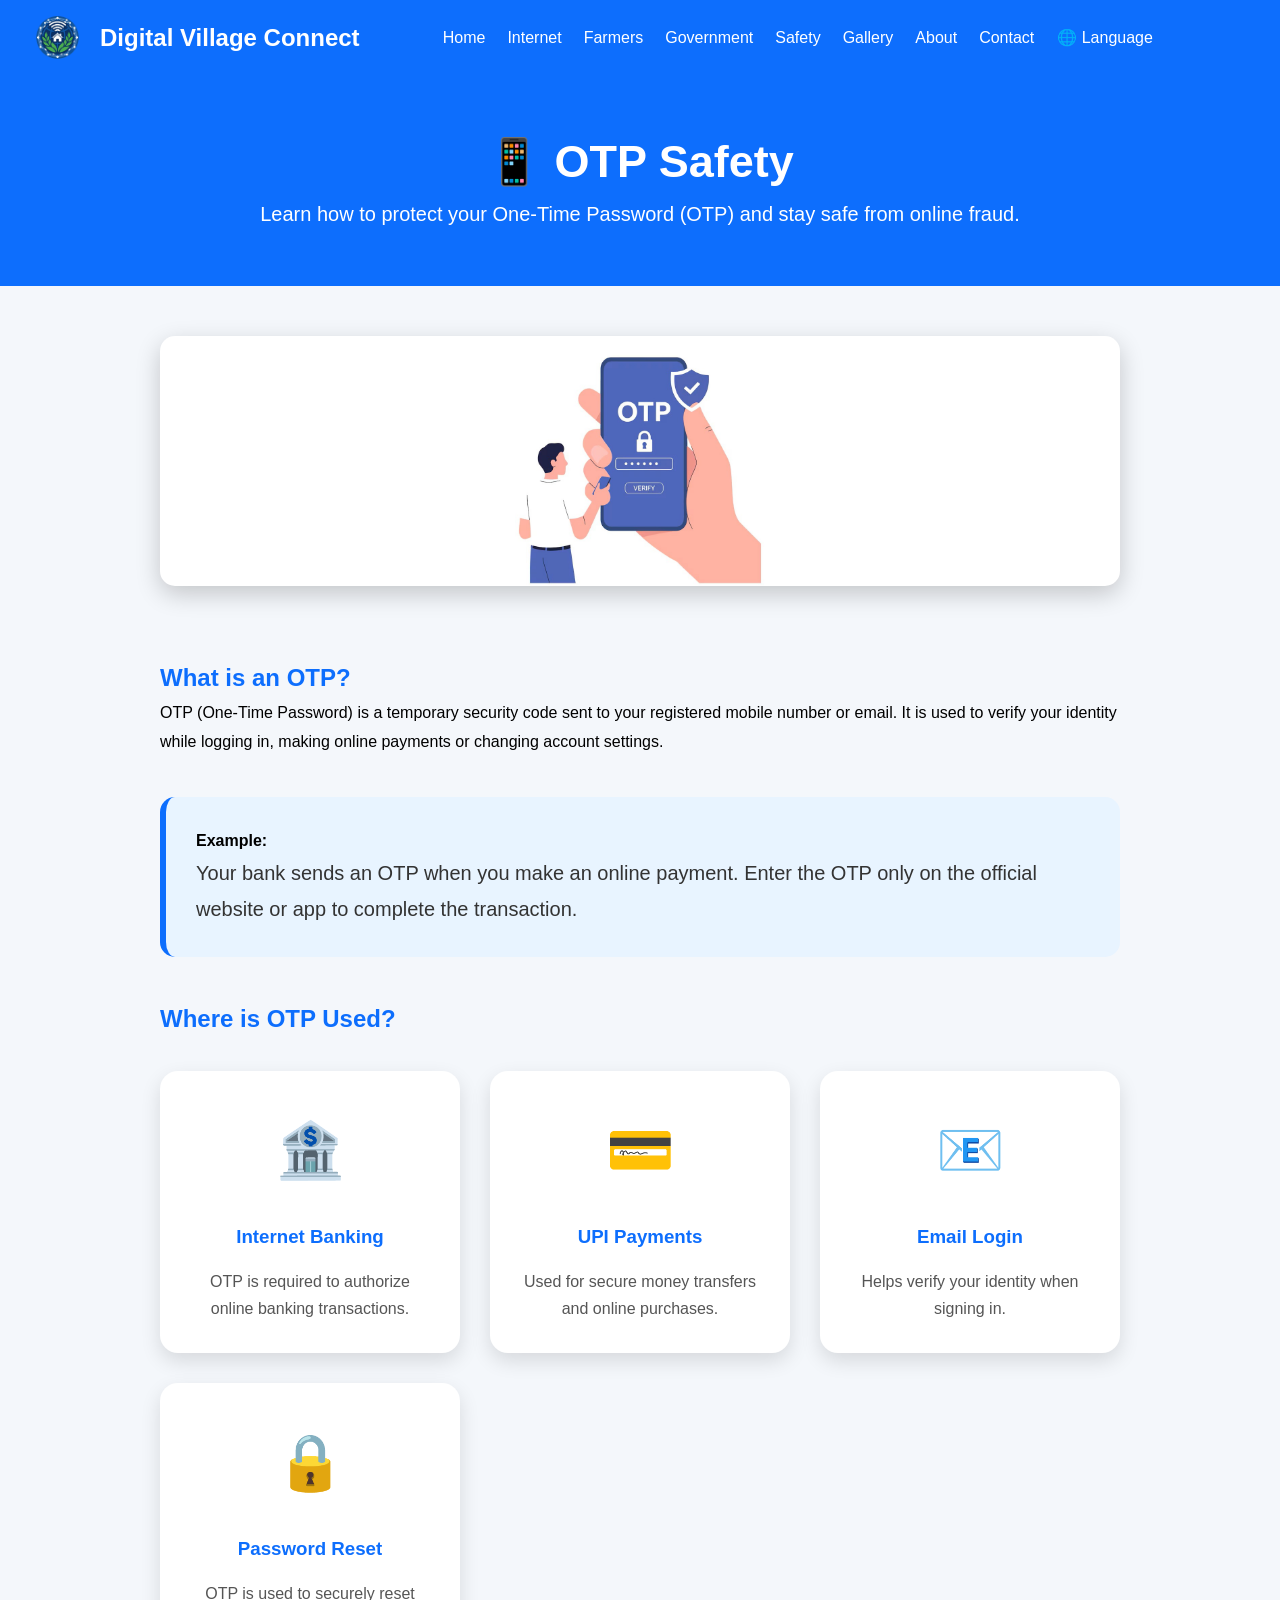
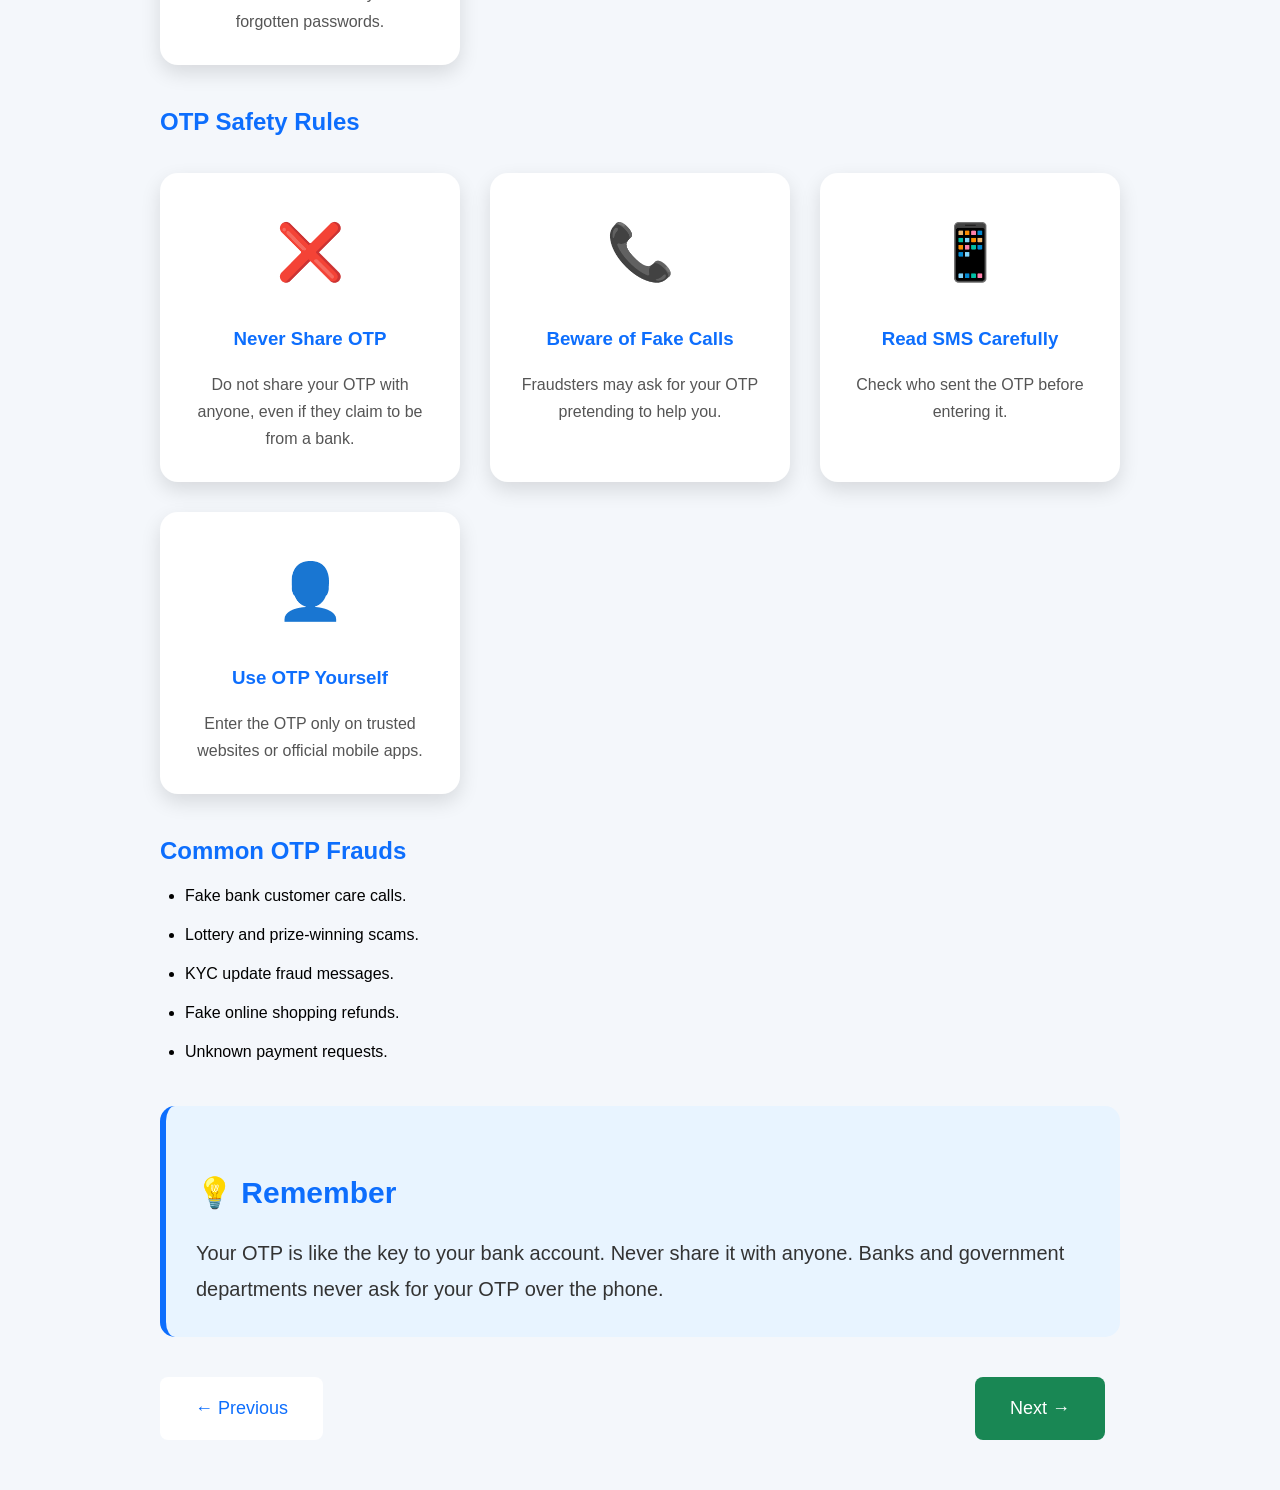
<file: pages/otp.html>
<!DOCTYPE html>
<html lang="en">

<head>

<meta charset="UTF-8">
<meta name="viewport" content="width=device-width, initial-scale=1.0">

<title>OTP Safety</title>

<link rel="stylesheet" href="../css/style.css">
<link rel="icon" type="image/png" href="../images/favicon.png">
</head>

<body>
       <div id="google_translate_element" style="display:none;"></div>
   <nav>

<div class="logo-container">

<img src="../images/logo.png" alt="Logo" class="site-logo">

<h1>Digital Village Connect</h1>

</div>

<!-- Mobile Menu Button -->

<div class="menu-toggle" onclick="toggleMenu()">
    ☰
</div>

<ul id="navLinks">

    <li>
        <a href="../index.html#home">Home</a>
    </li>

    <li>
        <a href="../index.html#internet">Internet</a>
    </li>

    <li>
        <a href="../index.html#farmers">Farmers</a>
    </li>

    <li>
        <a href="../index.html#government">Government</a>
    </li>

    <li>
        <a href="../index.html#safety">Safety</a>
    </li>

    <li>
        <a href="../index.html#gallery">Gallery</a>
    </li>

    <li>
        <a href="../about.html">About</a>
    </li>

    <li>
        <a href="../contact.html">Contact</a>
    </li>

    <!-- Language -->

   <li class="language-menu">

    <a href="javascript:void(0);"
       class="language-button"
       onclick="toggleLanguage(event)">
        🌐 Language
    </a>

    <div id="languageDropdown" class="language-dropdown">

        <a href="javascript:void(0);"
           onclick="changeLanguage('en', event)">
            🇬🇧 English
        </a>

        <a href="javascript:void(0);"
           onclick="changeLanguage('te', event)">
            🇮🇳 తెలుగు
        </a>

        <a href="javascript:void(0);"
           onclick="changeLanguage('hi', event)">
            🇮🇳 हिन्दी
        </a>

        <a href="javascript:void(0);"
           onclick="changeLanguage('ta', event)">
            🇮🇳 தமிழ்
        </a>

    </div>

</li>

</ul>

<div id="clock" class="clock"></div>

</nav>

<!-- Hero -->

<section class="page-hero">

<h1>📱 OTP Safety</h1>

<p>
Learn how to protect your One-Time Password (OTP) and stay safe from online fraud.
</p>

</section>

<!-- Content -->

<section class="page-content">

<img src="../images/13_otp.jpg"
     alt="OTP Safety"
     class="topic-image">

<h2>What is an OTP?</h2>

<p>
OTP (One-Time Password) is a temporary security code sent to your registered mobile number or email. It is used to verify your identity while logging in, making online payments or changing account settings.
</p>

<div class="info-box">

<strong>Example:</strong>

<p>
Your bank sends an OTP when you make an online payment. Enter the OTP only on the official website or app to complete the transaction.
</p>

</div>

<h2>Where is OTP Used?</h2>

<div class="info-grid">

<div class="info-card">

<div class="icon">🏦</div>

<h3>Internet Banking</h3>

<p>OTP is required to authorize online banking transactions.</p>

</div>

<div class="info-card">

<div class="icon">💳</div>

<h3>UPI Payments</h3>

<p>Used for secure money transfers and online purchases.</p>

</div>

<div class="info-card">

<div class="icon">📧</div>

<h3>Email Login</h3>

<p>Helps verify your identity when signing in.</p>

</div>

<div class="info-card">

<div class="icon">🔒</div>

<h3>Password Reset</h3>

<p>OTP is used to securely reset forgotten passwords.</p>

</div>

</div>

<h2>OTP Safety Rules</h2>

<div class="info-grid">

<div class="info-card">

<div class="icon">❌</div>

<h3>Never Share OTP</h3>

<p>Do not share your OTP with anyone, even if they claim to be from a bank.</p>

</div>

<div class="info-card">

<div class="icon">📞</div>

<h3>Beware of Fake Calls</h3>

<p>Fraudsters may ask for your OTP pretending to help you.</p>

</div>

<div class="info-card">

<div class="icon">📱</div>

<h3>Read SMS Carefully</h3>

<p>Check who sent the OTP before entering it.</p>

</div>

<div class="info-card">

<div class="icon">👤</div>

<h3>Use OTP Yourself</h3>

<p>Enter the OTP only on trusted websites or official mobile apps.</p>

</div>

</div>

<h2>Common OTP Frauds</h2>

<ul>

<li>Fake bank customer care calls.</li>

<li>Lottery and prize-winning scams.</li>

<li>KYC update fraud messages.</li>

<li>Fake online shopping refunds.</li>

<li>Unknown payment requests.</li>

</ul>

<div class="info-box">

<h2>💡 Remember</h2>

<p>

Your OTP is like the key to your bank account.
Never share it with anyone. Banks and government departments never ask for your OTP over the phone.

</p>

</div>

<div class="button-group">

<a href="password.html" class="btn-secondary">

← Previous

</a>

<a href="phishing.html" class="btn-primary">

Next →

</a>

</div>

</section>
<script src="../js/language.js"></script>
<script src="https://translate.google.com/translate_a/element.js?cb=googleTranslateElementInit"></script>
</body>

</html>
</file>
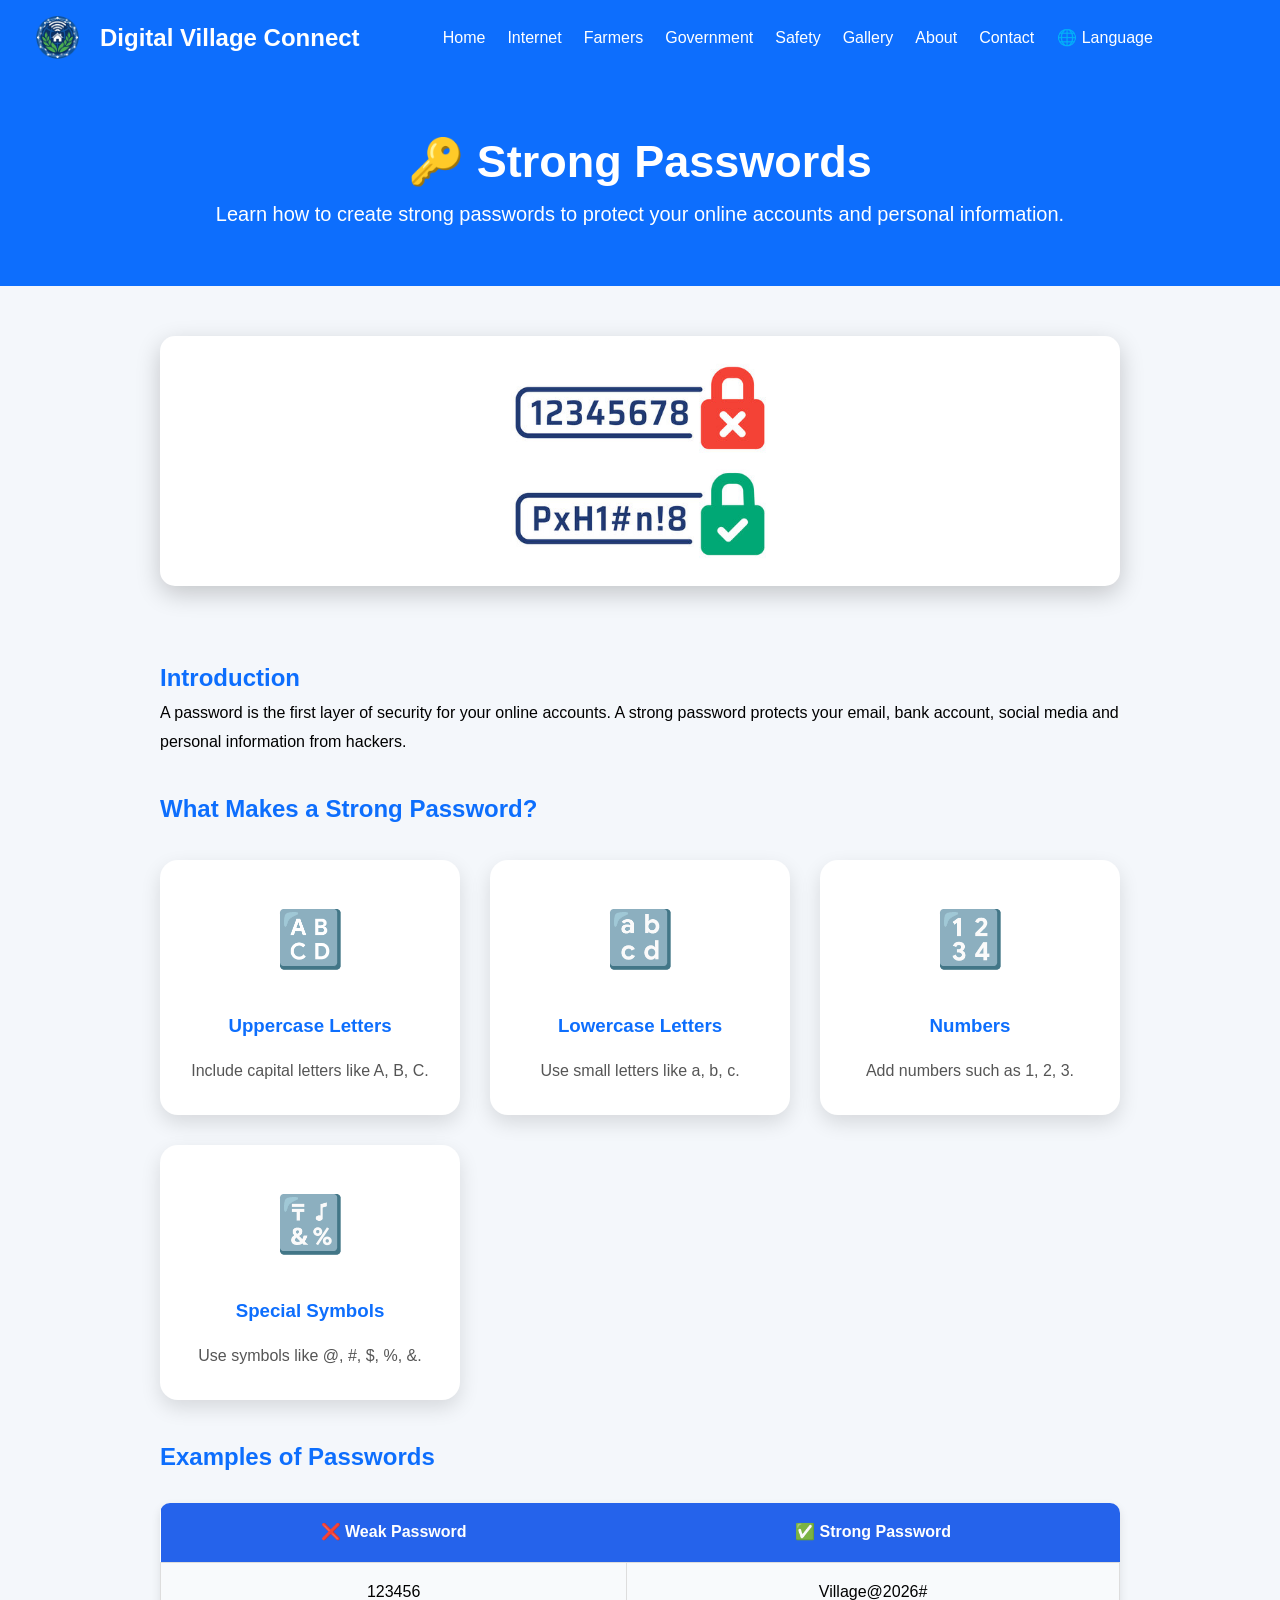
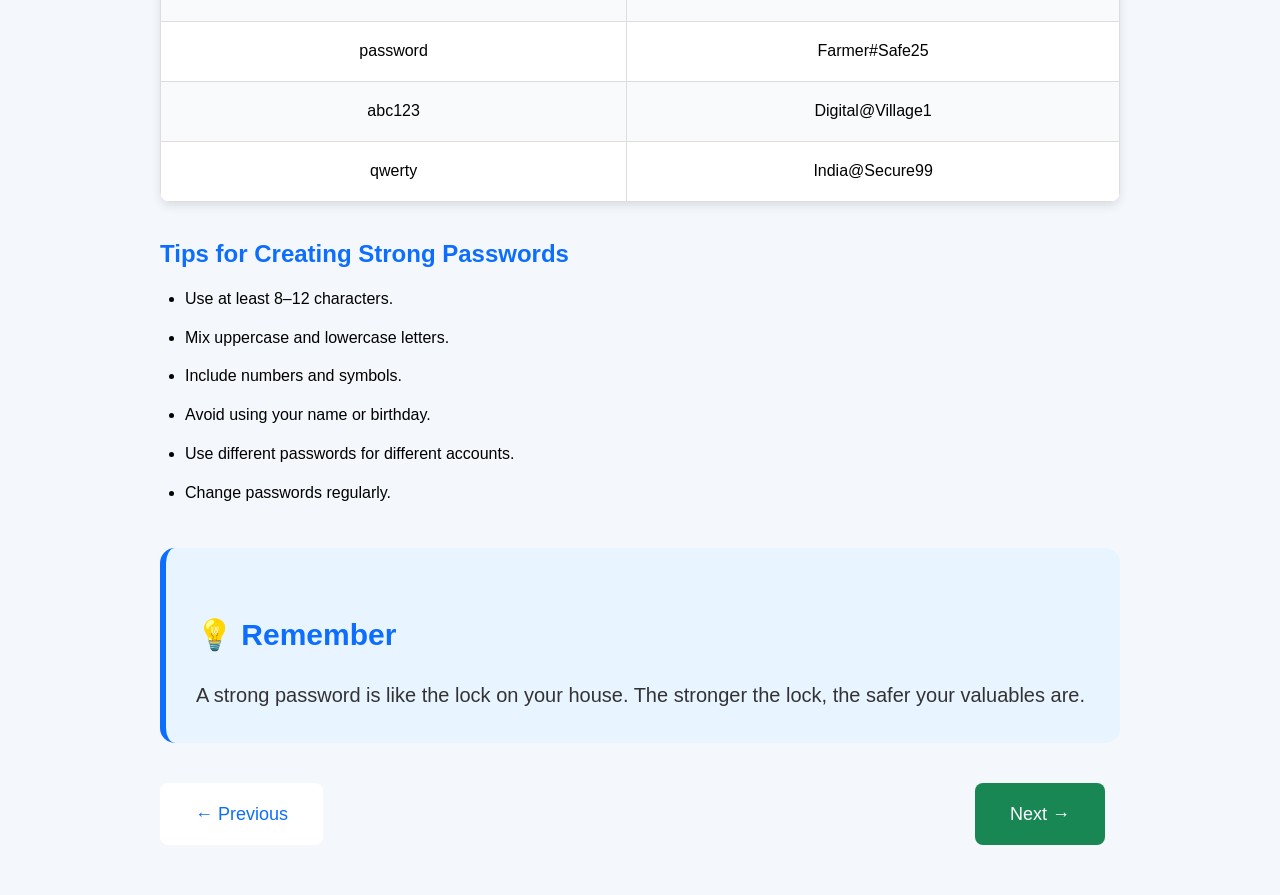
<file: pages/password.html>
<!DOCTYPE html>
<html lang="en">

<head>

<meta charset="UTF-8">

<meta name="viewport" content="width=device-width, initial-scale=1.0">

<title>Strong Passwords</title>

<link rel="stylesheet" href="../css/style.css">
<link rel="icon" type="image/png" href="../images/favicon.png">
</head>

<body>
       <div id="google_translate_element" style="display:none;"></div>
   <nav>

<div class="logo-container">

<img src="../images/logo.png" alt="Logo" class="site-logo">

<h1>Digital Village Connect</h1>

</div>

<!-- Mobile Menu Button -->

<div class="menu-toggle" onclick="toggleMenu()">
    ☰
</div>

<ul id="navLinks">

    <li>
        <a href="../index.html#home">Home</a>
    </li>

    <li>
        <a href="../index.html#internet">Internet</a>
    </li>

    <li>
        <a href="../index.html#farmers">Farmers</a>
    </li>

    <li>
        <a href="../index.html#government">Government</a>
    </li>

    <li>
        <a href="../index.html#safety">Safety</a>
    </li>

    <li>
        <a href="../index.html#gallery">Gallery</a>
    </li>

    <li>
        <a href="../about.html">About</a>
    </li>

    <li>
        <a href="../contact.html">Contact</a>
    </li>

    <!-- Language -->

   <li class="language-menu">

    <a href="javascript:void(0);"
       class="language-button"
       onclick="toggleLanguage(event)">
        🌐 Language
    </a>

    <div id="languageDropdown" class="language-dropdown">

        <a href="javascript:void(0);"
           onclick="changeLanguage('en', event)">
            🇬🇧 English
        </a>

        <a href="javascript:void(0);"
           onclick="changeLanguage('te', event)">
            🇮🇳 తెలుగు
        </a>

        <a href="javascript:void(0);"
           onclick="changeLanguage('hi', event)">
            🇮🇳 हिन्दी
        </a>

        <a href="javascript:void(0);"
           onclick="changeLanguage('ta', event)">
            🇮🇳 தமிழ்
        </a>

    </div>

</li>

</ul>

<div id="clock" class="clock"></div>

</nav>

<!-- Hero -->

<section class="page-hero">

<h1>🔑 Strong Passwords</h1>

<p>
Learn how to create strong passwords to protect your online accounts and personal information.
</p>

</section>

<!-- Content -->

<section class="page-content">

<img src="../images/15_password.jpg"
     alt="Strong Password"
     class="topic-image">

<h2>Introduction</h2>

<p>
A password is the first layer of security for your online accounts. A strong password protects your email, bank account, social media and personal information from hackers.
</p>

<h2>What Makes a Strong Password?</h2>

<div class="info-grid">

<div class="info-card">

<div class="icon">🔠</div>

<h3>Uppercase Letters</h3>

<p>Include capital letters like A, B, C.</p>

</div>

<div class="info-card">

<div class="icon">🔡</div>

<h3>Lowercase Letters</h3>

<p>Use small letters like a, b, c.</p>

</div>

<div class="info-card">

<div class="icon">🔢</div>

<h3>Numbers</h3>

<p>Add numbers such as 1, 2, 3.</p>

</div>

<div class="info-card">

<div class="icon">🔣</div>

<h3>Special Symbols</h3>

<p>Use symbols like @, #, $, %, &.</p>

</div>

</div>

<h2>Examples of Passwords</h2>

<table class="comparison-table">

<tr>

<th>❌ Weak Password</th>

<th>✅ Strong Password</th>

</tr>

<tr>

<td>123456</td>

<td>Village@2026#</td>

</tr>

<tr>

<td>password</td>

<td>Farmer#Safe25</td>

</tr>

<tr>

<td>abc123</td>

<td>Digital@Village1</td>

</tr>

<tr>

<td>qwerty</td>

<td>India@Secure99</td>

</tr>

</table>

<h2>Tips for Creating Strong Passwords</h2>

<ul>

<li>Use at least 8–12 characters.</li>

<li>Mix uppercase and lowercase letters.</li>

<li>Include numbers and symbols.</li>

<li>Avoid using your name or birthday.</li>

<li>Use different passwords for different accounts.</li>

<li>Change passwords regularly.</li>

</ul>

<div class="info-box">

<h2>💡 Remember</h2>

<p>

A strong password is like the lock on your house.
The stronger the lock, the safer your valuables are.

</p>

</div>

<div class="button-group">

<a href="cyber.html" class="btn-secondary">

← Previous

</a>

<a href="otp.html" class="btn-primary">

Next →

</a>

</div>

</section>
<script src="../js/language.js"></script>
<script src="https://translate.google.com/translate_a/element.js?cb=googleTranslateElementInit"></script>
</body>

</html>
</file>
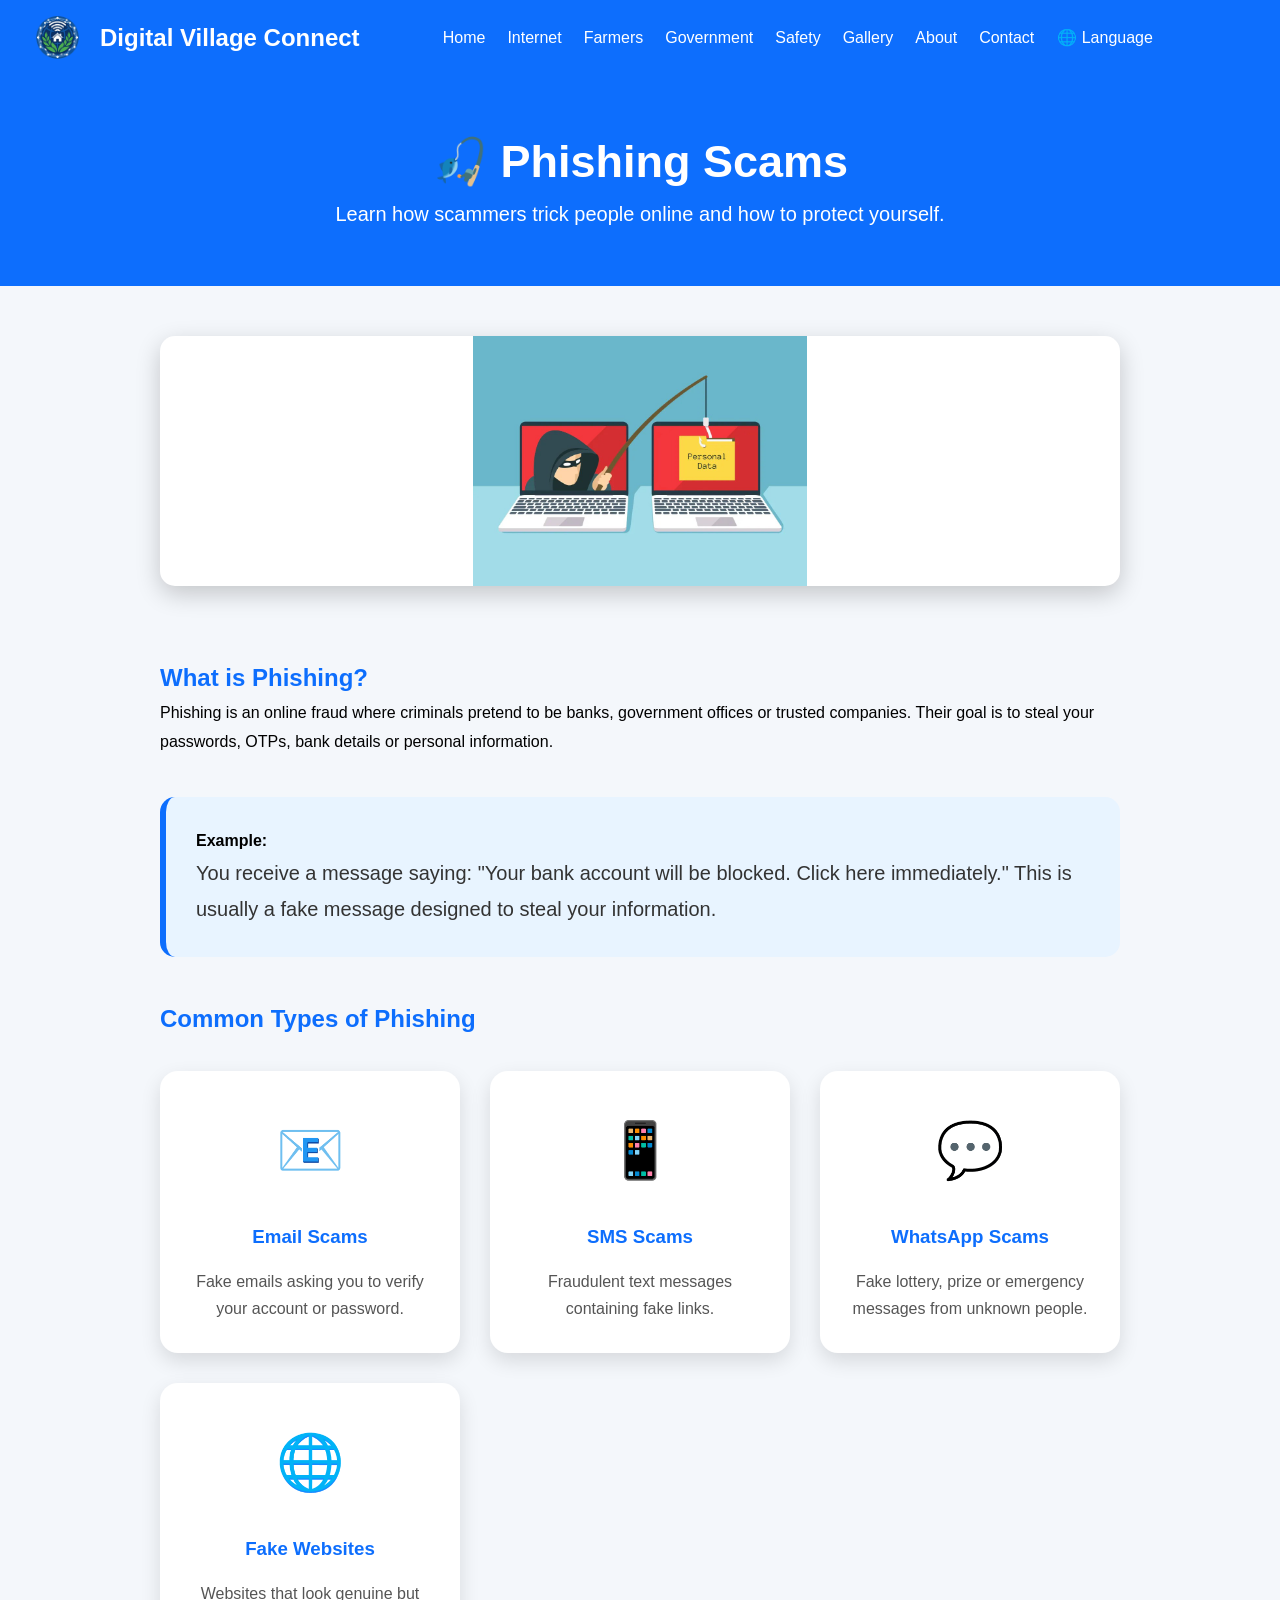
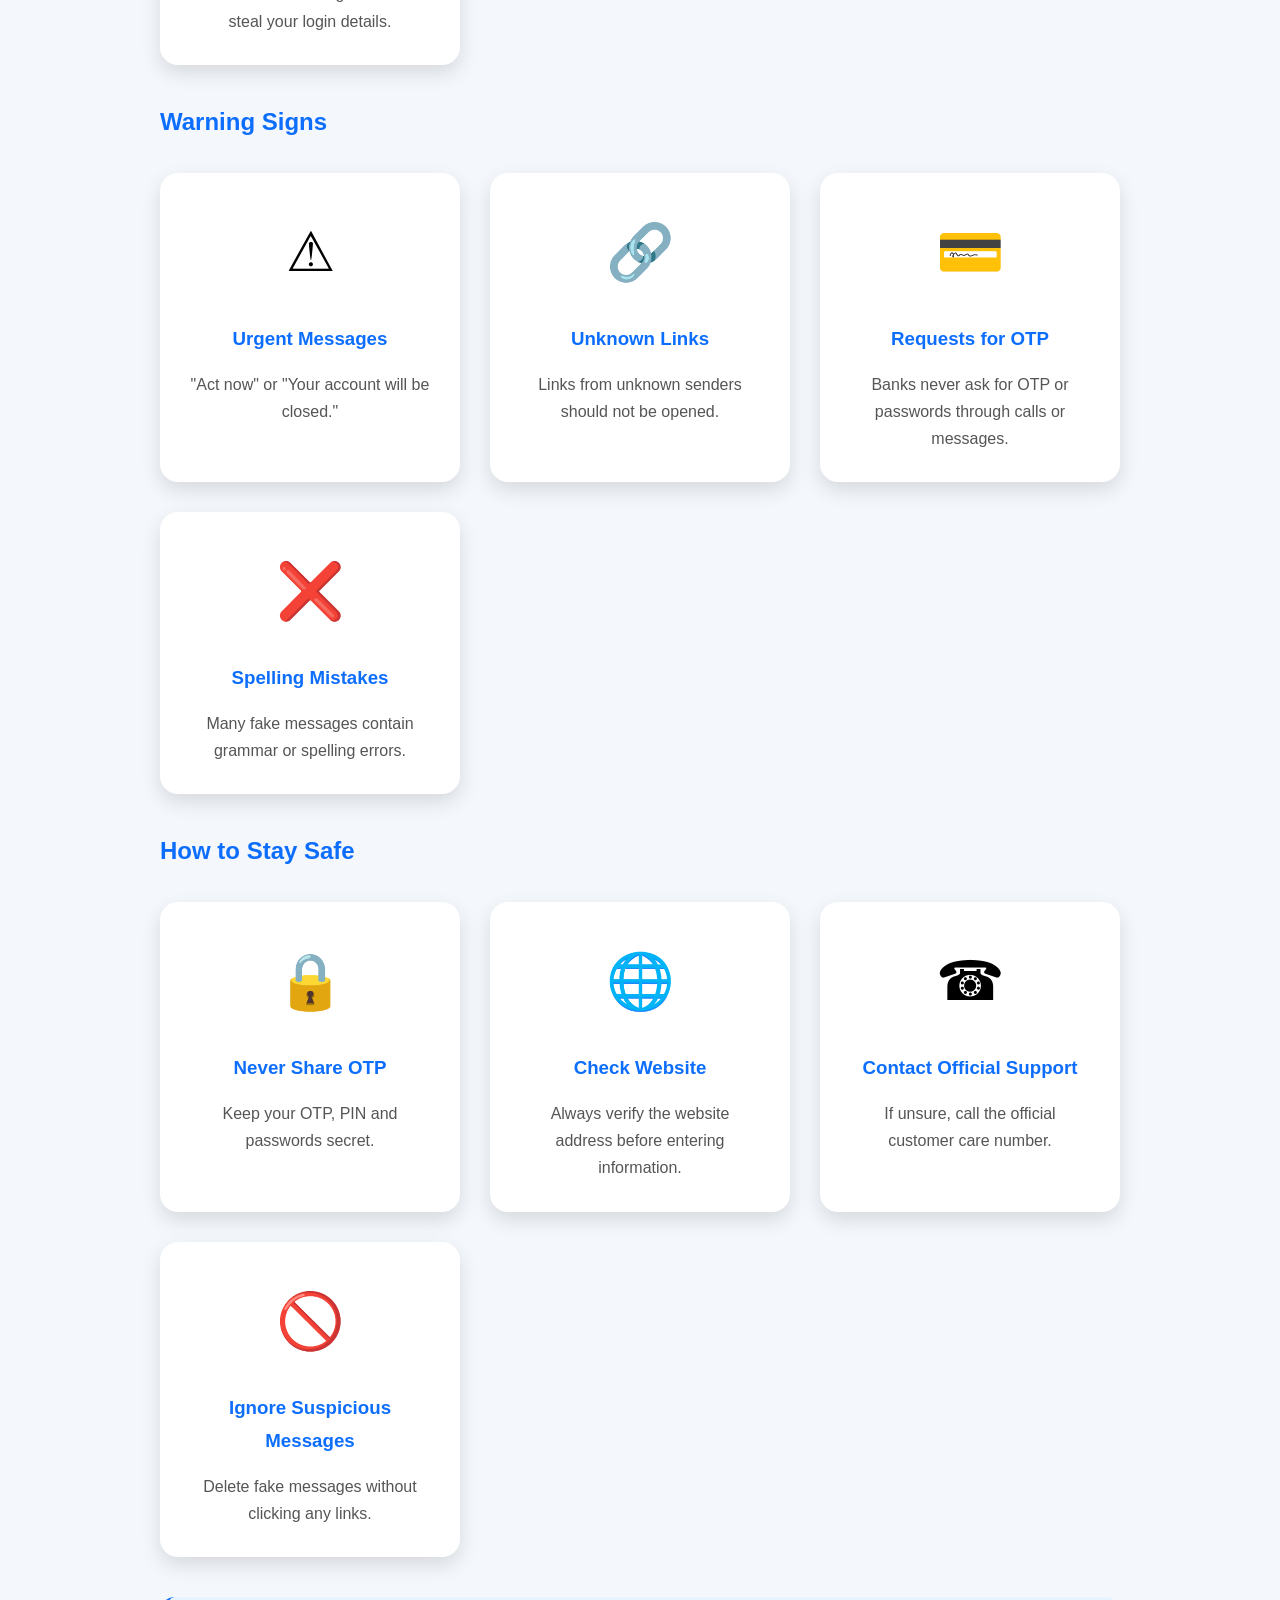
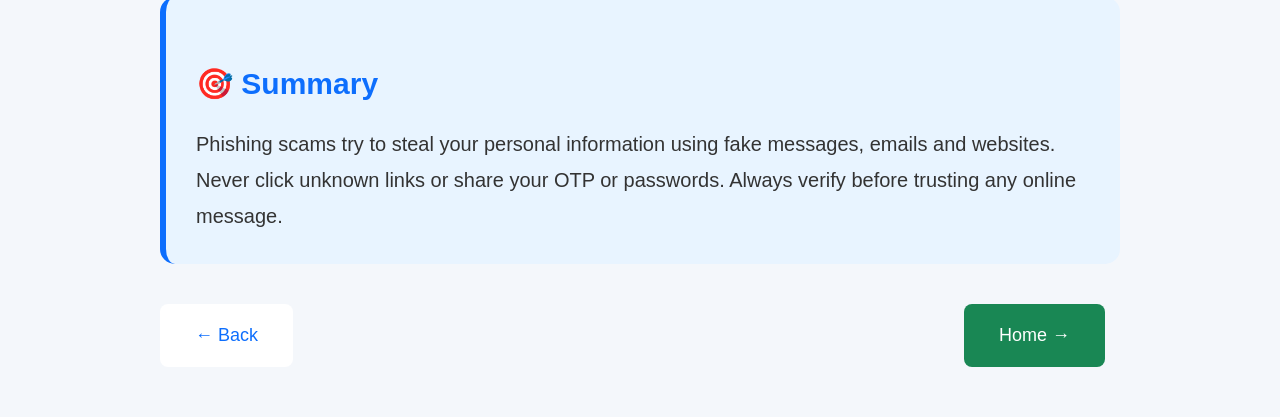
<file: pages/phishing.html>
<!DOCTYPE html>
<html lang="en">

<head>
<meta charset="UTF-8">
<meta name="viewport" content="width=device-width, initial-scale=1.0">

<title>Phishing Scams</title>

<link rel="stylesheet" href="../css/style.css">
<link rel="icon" type="image/png" href="../images/favicon.png">
</head>

<body>
      <div id="google_translate_element" style="display:none;"></div>
   <nav>

<div class="logo-container">

<img src="../images/logo.png" alt="Logo" class="site-logo">

<h1>Digital Village Connect</h1>

</div>

<!-- Mobile Menu Button -->

<div class="menu-toggle" onclick="toggleMenu()">
    ☰
</div>

<ul id="navLinks">

    <li>
        <a href="../index.html#home">Home</a>
    </li>

    <li>
        <a href="../index.html#internet">Internet</a>
    </li>

    <li>
        <a href="../index.html#farmers">Farmers</a>
    </li>

    <li>
        <a href="../index.html#government">Government</a>
    </li>

    <li>
        <a href="../index.html#safety">Safety</a>
    </li>

    <li>
        <a href="../index.html#gallery">Gallery</a>
    </li>

    <li>
        <a href="../about.html">About</a>
    </li>

    <li>
        <a href="../contact.html">Contact</a>
    </li>

    <!-- Language -->

   <li class="language-menu">

    <a href="javascript:void(0);"
       class="language-button"
       onclick="toggleLanguage(event)">
        🌐 Language
    </a>

    <div id="languageDropdown" class="language-dropdown">

        <a href="javascript:void(0);"
           onclick="changeLanguage('en', event)">
            🇬🇧 English
        </a>

        <a href="javascript:void(0);"
           onclick="changeLanguage('te', event)">
            🇮🇳 తెలుగు
        </a>

        <a href="javascript:void(0);"
           onclick="changeLanguage('hi', event)">
            🇮🇳 हिन्दी
        </a>

        <a href="javascript:void(0);"
           onclick="changeLanguage('ta', event)">
            🇮🇳 தமிழ்
        </a>

    </div>

</li>

</ul>

<div id="clock" class="clock"></div>

</nav>

<section class="page-hero">

<h1>🎣 Phishing Scams</h1>

<p>
Learn how scammers trick people online and how to protect yourself.
</p>

</section>

<section class="page-content">

<img src="../images/1_phishing.jpg"
class="topic-image"
alt="Phishing Scams">

<h2>What is Phishing?</h2>

<p>

Phishing is an online fraud where criminals pretend to be banks,
government offices or trusted companies. Their goal is to steal your
passwords, OTPs, bank details or personal information.

</p>

<div class="info-box">

<strong>Example:</strong>

<p>

You receive a message saying:

"Your bank account will be blocked.
Click here immediately."

This is usually a fake message designed to steal your information.

</p>

</div>

<h2>Common Types of Phishing</h2>

<div class="info-grid">

<div class="info-card">

<div class="icon">📧</div>

<h3>Email Scams</h3>

<p>
Fake emails asking you to verify your account or password.
</p>

</div>

<div class="info-card">

<div class="icon">📱</div>

<h3>SMS Scams</h3>

<p>
Fraudulent text messages containing fake links.
</p>

</div>

<div class="info-card">

<div class="icon">💬</div>

<h3>WhatsApp Scams</h3>

<p>
Fake lottery, prize or emergency messages from unknown people.
</p>

</div>

<div class="info-card">

<div class="icon">🌐</div>

<h3>Fake Websites</h3>

<p>
Websites that look genuine but steal your login details.
</p>

</div>

</div>

<h2>Warning Signs</h2>

<div class="info-grid">

<div class="info-card">

<div class="icon">⚠</div>

<h3>Urgent Messages</h3>

<p>
"Act now" or "Your account will be closed."
</p>

</div>

<div class="info-card">

<div class="icon">🔗</div>

<h3>Unknown Links</h3>

<p>
Links from unknown senders should not be opened.
</p>

</div>

<div class="info-card">

<div class="icon">💳</div>

<h3>Requests for OTP</h3>

<p>
Banks never ask for OTP or passwords through calls or messages.
</p>

</div>

<div class="info-card">

<div class="icon">❌</div>

<h3>Spelling Mistakes</h3>

<p>
Many fake messages contain grammar or spelling errors.
</p>

</div>

</div>

<h2>How to Stay Safe</h2>

<div class="info-grid">

<div class="info-card">

<div class="icon">🔒</div>

<h3>Never Share OTP</h3>

<p>
Keep your OTP, PIN and passwords secret.
</p>

</div>

<div class="info-card">

<div class="icon">🌐</div>

<h3>Check Website</h3>

<p>
Always verify the website address before entering information.
</p>

</div>

<div class="info-card">

<div class="icon">☎</div>

<h3>Contact Official Support</h3>

<p>
If unsure, call the official customer care number.
</p>

</div>

<div class="info-card">

<div class="icon">🚫</div>

<h3>Ignore Suspicious Messages</h3>

<p>
Delete fake messages without clicking any links.
</p>

</div>

</div>

<div class="info-box">

<h2>🎯 Summary</h2>

<p>

Phishing scams try to steal your personal information using fake
messages, emails and websites. Never click unknown links or share
your OTP or passwords. Always verify before trusting any online message.

</p>

</div>

<div class="button-group">

<a href="cyber.html" class="btn-secondary">
← Back
</a>

<a href="../index.html" class="btn-primary">
Home →
</a>

</div>

</section>
<script src="../js/language.js"></script>
<script src="https://translate.google.com/translate_a/element.js?cb=googleTranslateElementInit"></script>
</body>

</html>
</file>
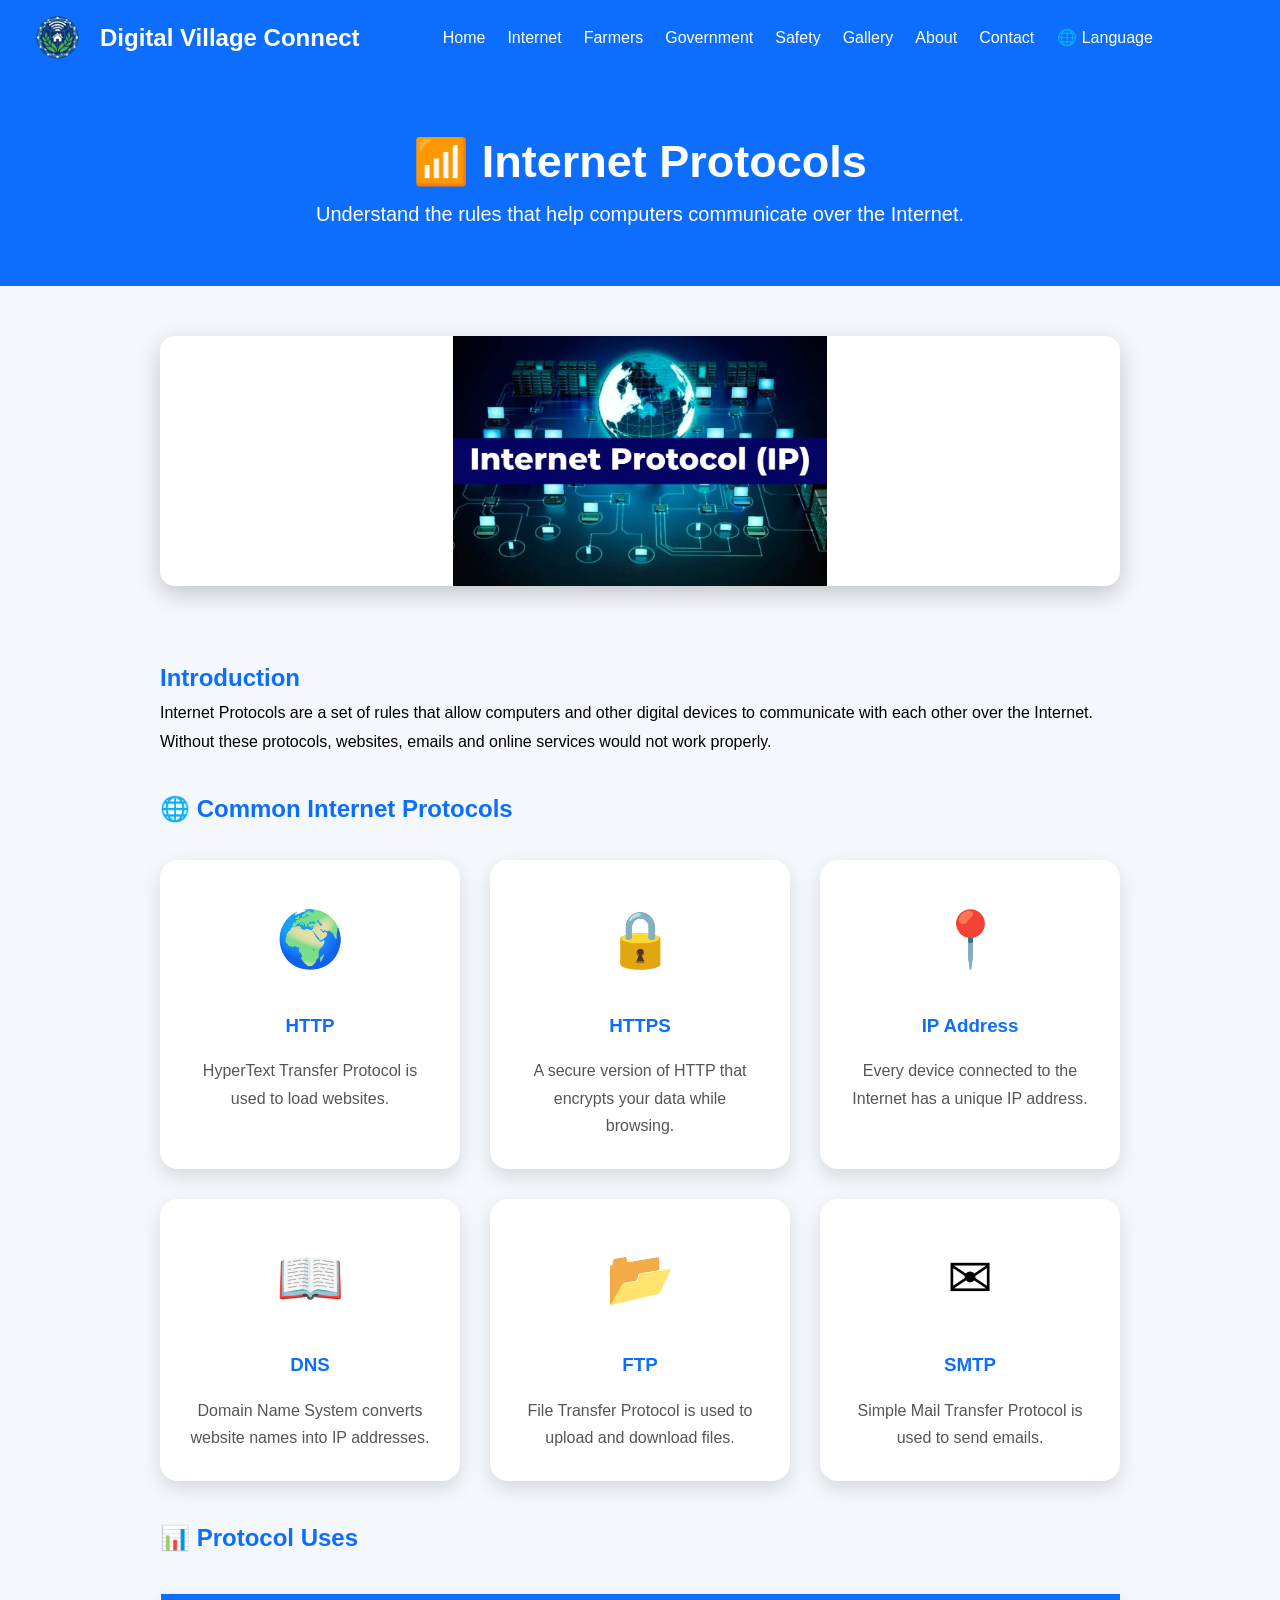
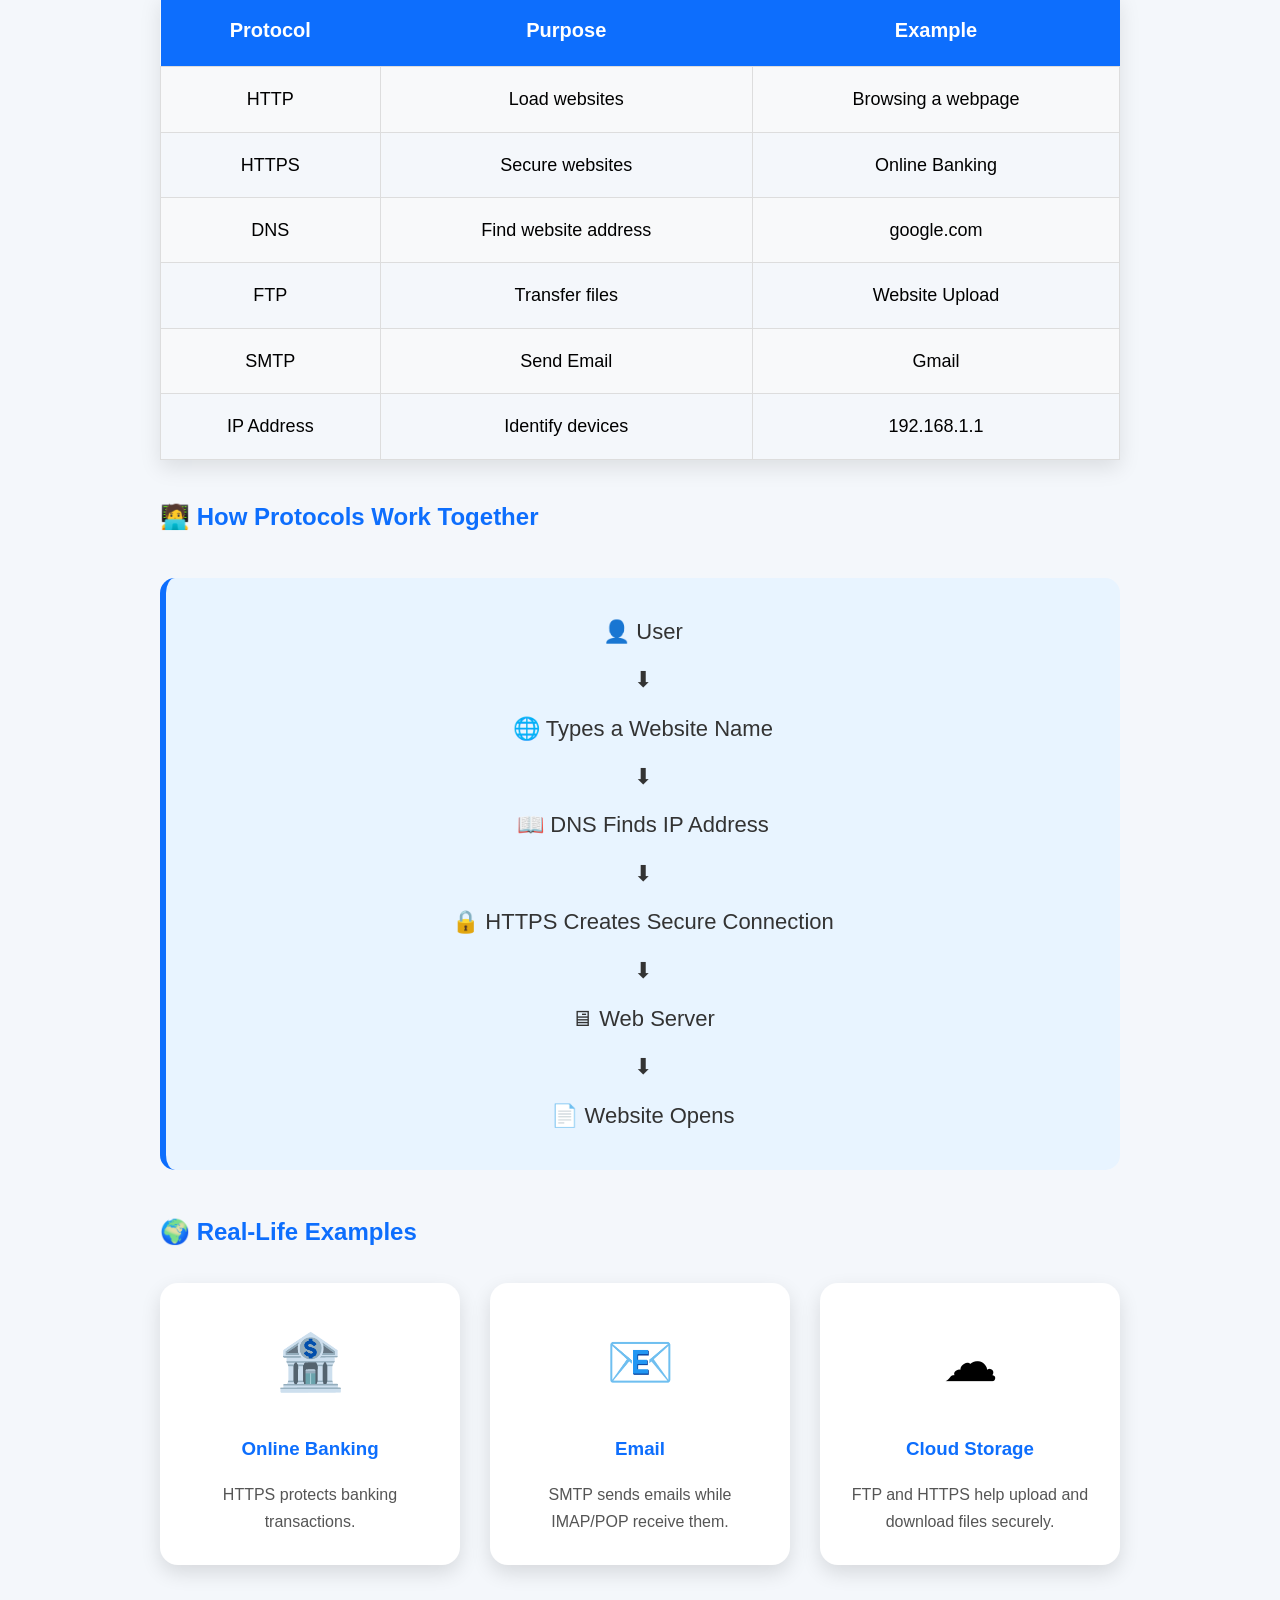
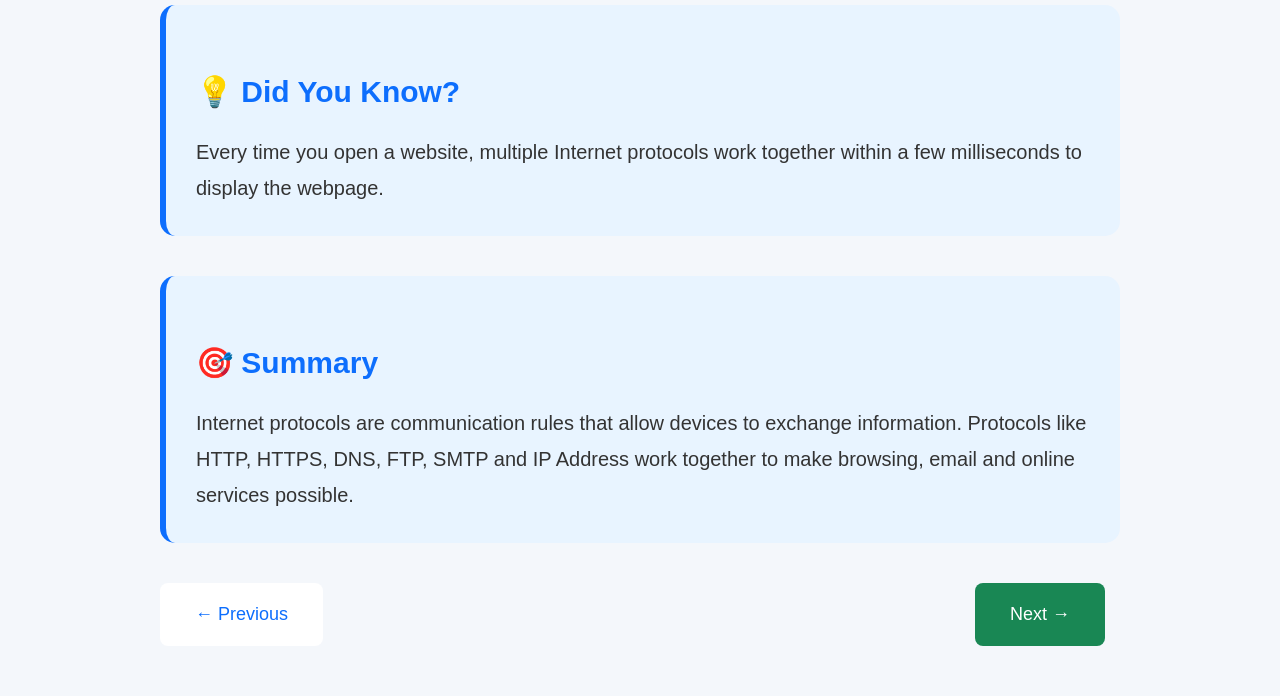
<file: pages/protocols.html>
<!DOCTYPE html>
<html lang="en">
<head>
<meta charset="UTF-8">
<meta name="viewport" content="width=device-width, initial-scale=1.0">

<title>Internet Protocols</title>

<link rel="stylesheet" href="../css/style.css">
<link rel="icon" type="image/png" href="../images/favicon.png">
</head>

<body>
      <div id="google_translate_element" style="display:none;"></div>
   <nav>

<div class="logo-container">

<img src="../images/logo.png" alt="Logo" class="site-logo">

<h1>Digital Village Connect</h1>

</div>

<!-- Mobile Menu Button -->

<div class="menu-toggle" onclick="toggleMenu()">
    ☰
</div>

<ul id="navLinks">

    <li>
        <a href="../index.html#home">Home</a>
    </li>

    <li>
        <a href="../index.html#internet">Internet</a>
    </li>

    <li>
        <a href="../index.html#farmers">Farmers</a>
    </li>

    <li>
        <a href="../index.html#government">Government</a>
    </li>

    <li>
        <a href="../index.html#safety">Safety</a>
    </li>

    <li>
        <a href="../index.html#gallery">Gallery</a>
    </li>

    <li>
        <a href="../about.html">About</a>
    </li>

    <li>
        <a href="../contact.html">Contact</a>
    </li>

    <!-- Language -->

   <li class="language-menu">

    <a href="javascript:void(0);"
       class="language-button"
       onclick="toggleLanguage(event)">
        🌐 Language
    </a>

    <div id="languageDropdown" class="language-dropdown">

        <a href="javascript:void(0);"
           onclick="changeLanguage('en', event)">
            🇬🇧 English
        </a>

        <a href="javascript:void(0);"
           onclick="changeLanguage('te', event)">
            🇮🇳 తెలుగు
        </a>

        <a href="javascript:void(0);"
           onclick="changeLanguage('hi', event)">
            🇮🇳 हिन्दी
        </a>

        <a href="javascript:void(0);"
           onclick="changeLanguage('ta', event)">
            🇮🇳 தமிழ்
        </a>

    </div>

</li>

</ul>

<div id="clock" class="clock"></div>

</nav>

<!-- Hero -->

<section class="page-hero">

<h1>📶 Internet Protocols</h1>

<p>
Understand the rules that help computers communicate over the Internet.
</p>

</section>

<!-- Content -->

<section class="page-content">

<img src="../images/4_protocols.jpg"
class="topic-image"
alt="Internet Protocols">

<h2>Introduction</h2>

<p>

Internet Protocols are a set of rules that allow computers and other digital devices to communicate with each other over the Internet. Without these protocols, websites, emails and online services would not work properly.

</p>

<h2>🌐 Common Internet Protocols</h2>

<div class="info-grid">

<div class="info-card">
<div class="icon">🌍</div>
<h3>HTTP</h3>
<p>
HyperText Transfer Protocol is used to load websites.
</p>
</div>

<div class="info-card">
<div class="icon">🔒</div>
<h3>HTTPS</h3>
<p>
A secure version of HTTP that encrypts your data while browsing.
</p>
</div>

<div class="info-card">
<div class="icon">📍</div>
<h3>IP Address</h3>
<p>
Every device connected to the Internet has a unique IP address.
</p>
</div>

<div class="info-card">
<div class="icon">📖</div>
<h3>DNS</h3>
<p>
Domain Name System converts website names into IP addresses.
</p>
</div>

<div class="info-card">
<div class="icon">📂</div>
<h3>FTP</h3>
<p>
File Transfer Protocol is used to upload and download files.
</p>
</div>

<div class="info-card">
<div class="icon">✉</div>
<h3>SMTP</h3>
<p>
Simple Mail Transfer Protocol is used to send emails.
</p>
</div>

</div>

<h2>📊 Protocol Uses</h2>

<table class="network-table">

<tr>
<th>Protocol</th>
<th>Purpose</th>
<th>Example</th>
</tr>

<tr>
<td>HTTP</td>
<td>Load websites</td>
<td>Browsing a webpage</td>
</tr>

<tr>
<td>HTTPS</td>
<td>Secure websites</td>
<td>Online Banking</td>
</tr>

<tr>
<td>DNS</td>
<td>Find website address</td>
<td>google.com</td>
</tr>

<tr>
<td>FTP</td>
<td>Transfer files</td>
<td>Website Upload</td>
</tr>

<tr>
<td>SMTP</td>
<td>Send Email</td>
<td>Gmail</td>
</tr>

<tr>
<td>IP Address</td>
<td>Identify devices</td>
<td>192.168.1.1</td>
</tr>

</table>

<h2>🧑‍💻 How Protocols Work Together</h2>

<div class="info-box">

<p style="text-align:center;font-size:22px;line-height:2.2;">

👤 User

<br>⬇<br>

🌐 Types a Website Name

<br>⬇<br>

📖 DNS Finds IP Address

<br>⬇<br>

🔒 HTTPS Creates Secure Connection

<br>⬇<br>

🖥 Web Server

<br>⬇<br>

📄 Website Opens

</p>

</div>

<h2>🌍 Real-Life Examples</h2>

<div class="info-grid">

<div class="info-card">
<div class="icon">🏦</div>
<h3>Online Banking</h3>
<p>
HTTPS protects banking transactions.
</p>
</div>

<div class="info-card">
<div class="icon">📧</div>
<h3>Email</h3>
<p>
SMTP sends emails while IMAP/POP receive them.
</p>
</div>

<div class="info-card">
<div class="icon">☁</div>
<h3>Cloud Storage</h3>
<p>
FTP and HTTPS help upload and download files securely.
</p>
</div>

</div>

<div class="info-box">

<h2>💡 Did You Know?</h2>

<p>

Every time you open a website, multiple Internet protocols work together within a few milliseconds to display the webpage.

</p>

</div>

<div class="info-box">

<h2>🎯 Summary</h2>

<p>

Internet protocols are communication rules that allow devices to exchange information. Protocols like HTTP, HTTPS, DNS, FTP, SMTP and IP Address work together to make browsing, email and online services possible.

</p>

</div>

<div class="button-group">

<a href="networks.html" class="btn-secondary">

← Previous

</a>

<a href="email.html" class="btn-primary">

Next →

</a>

</div>

</section>
<script src="../js/language.js"></script>
<script src="https://translate.google.com/translate_a/element.js?cb=googleTranslateElementInit"></script>
</body>
</html>
</file>
<file: css/style.css>
html,
body{
    overflow-x:hidden;
}
*{

    margin:0;

    padding:0;

    box-sizing:border-box;

}

body{

    font-family:Arial, Helvetica, sans-serif;

    background:#f4f7fb;

}

nav{
    background:#0d6efd;
    color:#fff;
    display:flex;
    justify-content:space-between;
    align-items:center;
    padding:10px 30px;
    position:sticky;
    top:0;
    z-index:1000;
}
.logo{

    font-size:28px;

    font-weight:bold;

}

nav ul{
    list-style: none;   /* Removes bullets */
    margin: 0;
    padding: 0;

    display: flex;
    align-items: center;
    gap: 18px;
}

nav ul li{
    list-style: none;
    margin-left: 0;
}

nav ul li a{

    color:white;

    text-decoration:none;

    font-size:18px;

}

.hero{

    min-height:calc(100vh - 75px);

    display:flex;

    justify-content:center;

    align-items:center;

    text-align:center;

    background:
    linear-gradient(rgba(13,110,253,.70),rgba(25,135,84,.60)),
    url("../images/hero.jpg");

    background-size:cover;

    background-position:center;

    background-repeat:no-repeat;

    color:white;

    padding:20px;

}

.hero h1{

    font-size:56px;

    font-weight:bold;

    text-shadow:3px 3px 12px rgba(0,0,0,.5);

}

.hero h2{

    font-size:30px;

    margin:20px 0;

    text-shadow:2px 2px 10px rgba(0,0,0,.4);

}

.hero p{

    font-size:20px;

    max-width:650px;

    margin:auto;

    line-height:1.8;

    text-shadow:1px 1px 8px rgba(0,0,0,.4);

}



.hero-buttons{

    margin-top:40px;

}

.btn-primary{
    display:inline-block;
    
    text-decoration:none; 

    background:#198754;

    color:white;

    padding:15px 35px;

    border:none;

    border-radius:8px;

    cursor:pointer;

    margin-right:15px;

    font-size:18px;
    

}

.btn-primary:hover{

    background:#146c43;

}

.btn-secondary{
    display:inline-block;
    
    text-decoration:none;

    background:white;

    color:#0D6EFD;

    padding:15px 35px;

    border:none;

    border-radius:8px;

    cursor:pointer;

    font-size:18px;

}

.btn-secondary:hover{

    background:#eeeeee;

}
/* Internet Section */


.internet-section h2{

    font-size:42px;

    color:#0D6EFD;

}

.internet-section p{
    margin-top:15px;
     margin-bottom:40px;
}
.card-container{
    display:grid;
    grid-template-columns:repeat(auto-fit,minmax(260px,1fr));
    gap:30px;
    align-items:stretch;
}
.internet-section,
.farmers-section,
.government-section,
.safety-section,
.gallery-section{

    padding:80px 8%;
    text-align:center;
    background:#f8f9fa;

}

.internet-section h2,
.farmers-section h2,
.government-section h2,
.safety-section h2,
.gallery-section h2{

    font-size:42px;
    color:#0d6efd;
    margin-bottom:15px;

}

.internet-section p,
.farmers-section p,
.government-section p,
.safety-section p,
.gallery-section p{

    font-size:20px;
    margin-bottom:40px;

}


.gallery-container img{

    width:100%;
    height:250px;
    object-fit:cover;
    border-radius:12px;
    transition:.3s;

}

.gallery-container img:hover{

    transform:scale(1.05);

}

footer{

    background:#0d6efd;
    color:white;
    text-align:center;
    padding:40px 20px;

}

footer p{

    margin-top:10px;

}
/* ==========================
   PROJECT GALLERY
========================== */

.gallery-section{
    padding:80px 8%;
    background:#f5f8fc;
    text-align:center;
}

.gallery-section h2{
    font-size:42px;
    color:#0d6efd;
    margin-bottom:10px;
}

.gallery-section p{
    font-size:20px;
    color:#555;
    margin-bottom:40px;
}

/* Sticky Navigation */
/* Government Service Buttons */

.service-btn{
    display:inline-block;
    margin:20px auto 25px;
    padding:12px 24px;
    background:#0d6efd;
    color:white;
    text-decoration:none;
    border-radius:8px;
    font-weight:600;
    transition:.3s;
}

.service-btn:hover{
    background:#198754;
    transform:translateY(-3px);
}

/* Safety Card Background Images */

.safety1{
    background-image:url("../images/11_password.jpg");
}

.safety2{
    background-image:url("../images/12_otp.jpg");
}

.safety3{
    background-image:url("../images/13_phishing.jpg");
}

.safety4{
    background-image:url("../images/14_sancharsaathi.jpg");
}
/* ==========================
   INTERNET SECTION IMAGES
========================== */
.internet2{
    background:url("../images/9_email.jpg") center/cover no-repeat;
}

.internet3{
    background:url("../images/10_cloud.jpg") center/cover;
}

.internet4{
    background:url("../images/8_cybersafety.jpg") center/cover;
}

/* ==========================
   FARMER SECTION IMAGES
========================== */

.farmer1{
    background:url("../images/5_weather.jpg") center/cover;
}

.farmer2{
    background:url("../images/6_market.jpg") center/cover;
}

.farmer3{
    background:url("../images/2_pmkisan.jpg") center/cover;
}

.farmer4{
    background:url("../images/7_farming.jpg") center/cover;
}

/* Overlay */

.internet4{
    background-image:url("../images/8_cybersafety.jpg");
}

.internet5{
    background-image:url("../images/9_email.jpg");
}

.internet6{
    background-image:url("../images/10_cloud.jpg");
}

/* Common Style */

.hero-content{

    animation:fadeIn 1.5s ease;

}

@keyframes fadeIn{

    from{

        opacity:0;

        transform:translateY(40px);

    }

    to{

        opacity:1;

        transform:translateY(0);

    }

}
/* ==========================
   INTERNET SECTION CARDS
========================== */

.internet1{
    background-image:url("../images/5_internet.jpg");
}

.internet5{
    background-image:url("../images/6_networks.jpg");
}

.internet6{
    background-image:url("../images/7_protocols.jpg");
}

/* Common style for Internet cards */
/* Dark overlay */
/* Text above overlay */
.card-link{
    text-decoration:none;
    color:inherit;
    display:block;
}

.card-link:hover{
    text-decoration:none;
}
/* ===== Topic Pages ===== */

.page-hero{

background:#0d6efd;

color:white;

padding:60px 20px;

text-align:center;

}

.page-hero h1{

font-size:45px;

margin-bottom:15px;

}

.page-hero p{

font-size:20px;

}

.page-content{

max-width:1000px;

margin:auto;

padding:50px 20px;

line-height:1.8;

}

.topic-image{

width:100%;

height:250px;

object-fit:contain;
background:#fff;

border-radius:15px;

margin-bottom:30px;

box-shadow:0 8px 25px rgba(0,0,0,.2);

}

.page-content h2{

color:#0d6efd;

margin-top:30px;

}

.page-content ul{

padding-left:25px;

margin-top:10px;

}

.page-content li{

margin:10px 0;

}


.button-group{

display:flex;

justify-content:space-between;

margin-top:40px;

flex-wrap:wrap;

gap:20px;

}

/* ======================================
   COMMON CARD LAYOUT FOR ALL SECTIONS
====================================== */

/* Equal height grid */
.card-container,
.government-grid,
.gallery-container{
    display:grid;
    grid-template-columns:repeat(auto-fit,minmax(280px,1fr));
    gap:30px;
    align-items:stretch;
}

/* Equal height cards */
.card,
.gov-card,
.gallery-item{
    display:flex;
    flex-direction:column;
    height:100%;
    background:#fff;
    border-radius:18px;
    overflow:hidden;
    box-shadow:0 8px 20px rgba(0,0,0,.12);
    transition:.3s;
}

.card:hover,
.gov-card:hover,
.gallery-item:hover{
    transform:translateY(-8px);
    box-shadow:0 18px 35px rgba(0,0,0,.18);
}

/* Images */
.card img,
.gov-card img,
.gallery-item img{
    width:100%;
    height:220px;
    object-fit:cover;
}

/* Headings */
.card h3,
.gov-card h3,
.gallery-item h3{
    margin:20px 15px 10px;
    font-size:24px;
    color:#0d6efd;
    text-align:center;
}

/* Paragraphs */
.card p,
.gov-card p,
.gallery-item p{
    flex:1;
    padding:0 20px 20px;
    font-size:16px;
    line-height:1.6;
    color:#555;
    text-align:center;
}

/* Buttons stay at bottom */
.card .service-btn,
.card .gov-btn,
.gov-card .gov-btn,
.gallery-item .service-btn{
    margin-top:auto;
    margin-bottom:25px;
    align-self:center;
}
/* ===========================
   CONTENT CARDS
=========================== */

.info-grid{
    display:grid;
    grid-template-columns:repeat(auto-fit,minmax(220px,1fr));
    gap:25px;
    margin:30px 0;
}

.info-card{
    background:#fff;
    padding:30px 20px;
    border-radius:15px;
    text-align:center;
    box-shadow:0 8px 20px rgba(0,0,0,.12);
    transition:.3s;
}

.info-card:hover{
    transform:translateY(-8px);
}

.icon{
    font-size:55px;
    margin-bottom:15px;
}

.info-card h3{
    color:#0d6efd;
    margin-bottom:10px;
}

.info-card p{
    color:#555;
    line-height:1.6;
}
/* ==========================
   INFO BOX
========================== */

.info-box{
    background:#e8f4ff;
    border-left:6px solid #0d6efd;
    padding:30px;
    margin:40px 0;
    border-radius:15px;
    width:100%;
    display:block;
}

.info-box h2{
    color:#0d6efd;
    margin-bottom:15px;
    font-size:30px;
}

.info-box p{
    font-size:20px;
    line-height:1.8;
    color:#333;
}

/* ==========================
   INFO GRID
========================== */

.info-grid{
    display:grid;
    grid-template-columns:repeat(auto-fit,minmax(220px,1fr));
    gap:25px;
    margin:35px 0;
}

.info-card{
    background:#fff;
    padding:30px 20px;
    border-radius:15px;
    text-align:center;
    box-shadow:0 8px 20px rgba(0,0,0,.12);
    transition:.3s;
}

.info-card:hover{
    transform:translateY(-8px);
}

.icon{
    font-size:55px;
    margin-bottom:15px;
}

.info-card h3{
    color:#0d6efd;
    margin-bottom:10px;
}

.info-card p{
    color:#555;
    line-height:1.7;
    word-wrap: break-word;
    overflow-wrap: break-word;
}
/* ==========================
   NETWORK TABLE
========================== */

.network-table{
    width:100%;
    border-collapse:collapse;
    margin:35px 0;
    box-shadow:0 8px 20px rgba(0,0,0,.1);
}

.network-table th{
    background:#0d6efd;
    color:white;
    padding:18px;
    font-size:20px;
}

.network-table td{
    padding:16px;
    text-align:center;
    border:1px solid #ddd;
    font-size:18px;
}

.network-table tr:nth-child(even){
    background:#f8f9fa;
}
.comparison-table{
width:100%;
border-collapse:collapse;
margin:25px 0;
background:#fff;
border-radius:10px;
overflow:hidden;
box-shadow:0 4px 10px rgba(0,0,0,.1);
}

.comparison-table th{
background:#2563eb;
color:white;
padding:15px;
}

.comparison-table td{
padding:15px;
text-align:center;
border:1px solid #ddd;
}

.comparison-table tr:nth-child(even){
background:#f8fafc;
}
/* ===================================
   MOBILE RESPONSIVE DESIGN
=================================== */

@media (max-width:768px){

nav{
    flex-direction:column;
    padding:15px;
}

nav ul{
    flex-direction:column;
    gap:15px;
    margin-top:15px;
}

nav ul li{
    margin-left:0;
}

.hero h1{
    font-size:40px;
}

.hero h2{
    font-size:24px;
}

.hero p{
    font-size:18px;
}

.gallery-container,
.card-container,
.info-grid{
    grid-template-columns:1fr;
}

.button-group{
    flex-direction:column;
    align-items:center;
}

.btn-primary,
.btn-secondary{
    width:100%;
    text-align:center;
}

.page-hero h1{
    font-size:34px;
}

.page-content{
    padding:30px 15px;
}

.topic-image{
    height:220px;
}

}
footer a{

    color:white;

    text-decoration:none;

    margin:0 10px;

    font-weight:bold;

}

footer a:hover{

    text-decoration:underline;

}
/* ===================================
        CONTACT PAGE
=================================== */

.contact-form{
    max-width:700px;
    margin:40px auto;
    display:flex;
    flex-direction:column;
    gap:20px;
}

.contact-form input,
.contact-form textarea{

    width:100%;
    padding:15px;
    font-size:17px;
    border:1px solid #ccc;
    border-radius:10px;
    outline:none;
    transition:.3s;
    font-family:Arial, Helvetica, sans-serif;

}

.contact-form input:focus,
.contact-form textarea:focus{

    border-color:#0d6efd;
    box-shadow:0 0 8px rgba(13,110,253,.25);

}

.contact-form textarea{

    resize:vertical;

}

.contact-form button{

    width:220px;
    align-self:center;

}


/* Contact Links */

.info-card a{

    color:#0d6efd;
    text-decoration:none;
    font-weight:600;

}

.info-card a:hover{

    text-decoration:underline;

}


/* Better Info Box */

.info-box h2,
.info-box h3{

    color:#0d6efd;
    margin-bottom:15px;

}

.info-box p{

    line-height:1.8;

}


/* Contact Page Cards */

.info-grid{

    display:grid;
    grid-template-columns:repeat(auto-fit,minmax(260px,1fr));
    gap:30px;
    margin-top:30px;

}

.info-card{

    background:#fff;
    border-radius:18px;
    padding:30px;
    text-align:center;
    box-shadow:0 8px 20px rgba(0,0,0,.12);
    transition:.3s;

}

.info-card:hover{

    transform:translateY(-8px);
    box-shadow:0 18px 35px rgba(0,0,0,.18);

}

.info-card .icon{

    font-size:55px;
    margin-bottom:20px;

}

.info-card h3{

    color:#0d6efd;
    margin-bottom:15px;

}

.info-card p{

    color:#555;
    line-height:1.7;

}


/* Responsive */

@media (max-width:768px){

nav{
    flex-direction:column;
    align-items:center;
}

nav ul{
    flex-wrap:wrap;
    justify-content:center;
    gap:12px;
}

.hero h1{
    font-size:36px;
}

.hero h2{
    font-size:22px;
}

.hero p{
    font-size:17px;
}

.site-logo{
    width:45px;
    height:45px;
}

.gallery-container{
    grid-template-columns:1fr;
}

.stats{
    flex-direction:column;
    align-items:center;
}
}
/* =====================================
            PROFESSIONAL FOOTER
===================================== */

.footer{

background:#0d47a1;

color:white;

padding:50px 8% 20px;

margin-top:80px;

}

.footer-container{

display:grid;

grid-template-columns:repeat(auto-fit,minmax(220px,1fr));

gap:40px;

}

.footer-box h3{

margin-bottom:20px;

font-size:24px;

color:#fff;

}

.footer-box p{

line-height:1.8;

font-size:16px;

color:#ddd;

}

.footer-box ul{

list-style:none;

padding:0;

}

.footer-box ul li{

margin:12px 0;

}

.footer-box a{

color:white;

text-decoration:none;

transition:.3s;

}

.footer-box a:hover{

color:#ffd54f;

padding-left:5px;

}

.footer hr{

margin:40px 0 20px;

border:.5px solid rgba(255,255,255,.25);

}

.copyright{

text-align:center;

font-size:15px;

color:#ddd;

} /* ===============================
   LIGHTBOX GALLERY
================================ */

.lightbox{

display:none;

position:fixed;

top:0;

left:0;

width:100%;

height:100%;

background:rgba(0,0,0,.9);

justify-content:center;

align-items:center;

z-index:9999;

}

.lightbox img{

max-width:90%;

max-height:85%;

border-radius:12px;

box-shadow:0 0 30px rgba(255,255,255,.3);

}

.close{

position:absolute;

top:20px;

right:40px;

font-size:45px;

color:white;

cursor:pointer;

font-weight:bold;

}

.gallery-item img{

cursor:pointer;

transition:.3s;

}

.gallery-item img:hover{

transform:scale(1.05);

}
/* ===============================
   BACK TO TOP BUTTON
================================ */

#topBtn{

display:none;

position:fixed;

bottom:30px;

right:30px;

z-index:999;

border:none;

outline:none;

background:#1976d2;

color:white;

cursor:pointer;

padding:15px 18px;

font-size:22px;

border-radius:50%;

box-shadow:0 5px 15px rgba(0,0,0,.3);

transition:.3s;

}

#topBtn:hover{

background:#0d47a1;

transform:translateY(-5px);

}
/* ===========================
   WEBSITE LOGO
=========================== */

.logo{
    display:flex;
    align-items:center;
    gap:15px;
}

.logo img{
    width:55px;
    height: 55px;
    object-fit:contain;
}

.logo-text h2{
    margin:0;
    font-size:26px;
    color:#fff;
}

.logo-text p{
    margin:0;
    font-size:13px;
    color:#ddd;
}
.logo-container{
display:flex;
align-items:center;
gap:15px;
}

.site-logo{
width:55px;
height:55px;
object-fit:contain;
}
.seal-section{
text-align:center;
margin:30px 0;
}

.seal-logo{
width:220px;
max-width:100%;
} 
.banner-logo{
text-align:center;
margin-bottom:20px;
}

.banner-logo img{
width:450px;
max-width:90%;
}
.footer-logo{
width:250px;
margin-bottom:15px;
}
/* ===== Statistics Section ===== */

.stats{
    display:flex;
    justify-content:center;
    gap:25px;
    flex-wrap:wrap;
    padding:50px 20px;
    background:#f8f9fa;
}

.stat-card{
    width:220px;
    background:#fff;
    padding:25px;
    border-radius:15px;
    text-align:center;
    box-shadow:0 5px 15px rgba(0,0,0,0.1);
    transition:0.3s;
}

.stat-card:hover{
    transform:translateY(-8px);
}

.stat-card h2{
    color:#0d6efd;
    font-size:42px;
    margin-bottom:10px;
}

.stat-card p{
    font-size:18px;
    color:#555;
}
/* About Page Heading */

.about-title{
display:flex;
align-items:center;
justify-content:center;
gap:10px;
font-size:3rem;
flex-wrap:wrap;
}

.about-logo{
width:100px;
height:100px;
object-fit:contain;
}

@media(max-width:768px){

.about-title{
font-size:2rem;
}

.about-logo{
width:200px;
height:200px;
}

}
/* ===========================
   SEARCH BAR
=========================== */

.search-section{

    background:#f5f5f5;

    padding:25px;

    text-align:center;

}

#searchInput{

    width:60%;

    max-width:600px;

    padding:15px;

    font-size:18px;

    border:2px solid #2e7d32;

    border-radius:40px;

    outline:none;

    transition:.3s;

}

#searchInput:focus{

    border-color:#0d47a1;

    box-shadow:0 0 10px rgba(0,0,0,.2);

}
/* ==========================
   SEARCH POPUP
========================== */

.search-popup{

    display:none;

    text-align:center;

    background:#ffffff;

    padding:15px;

    box-shadow:0 4px 10px rgba(0,0,0,.15);

}

.search-popup input{

    width:320px;

    max-width:90%;

    padding:12px;

    border:2px solid #2e7d32;

    border-radius:30px;

    font-size:16px;

    outline:none;

}

.search-popup input:focus{

    border-color:#1565c0;

}
/* ==========================
   DARK MODE
========================== */

.dark-mode{

    background:#121212;

    color:white;

}

.dark-mode nav{

    background:#1f1f1f;

}

.dark-mode .gallery-item,
.dark-mode .info-card,
.dark-mode .info-box,
.dark-mode footer{

    background:#222;

    color:white;

}

.dark-mode a{

    color:#90caf9;

}
/* ===========================
   MOBILE NAVIGATION
=========================== */

.menu-toggle{

display:none;

font-size:30px;

color:white;

cursor:pointer;

font-weight:bold;

}

@media screen and (max-width:768px){

.menu-toggle{

display:block;

}

nav{

flex-wrap:wrap;

}

#navLinks{

display:none;

flex-direction:column;

width:100%;

margin-top:15px;

}

#navLinks.show{

display:flex;

}

#navLinks li{

margin:12px 0;

text-align:center;

}

}
nav ul li::before,
nav ul li::after{
    content:none !important;
}
/* ==========================
   ACTIVE NAVIGATION LINK
========================== */

nav ul li a.active {
    background: white;
    color: #0d6efd;
    padding: 8px 15px;
    border-radius: 25px;
    font-weight: bold;
    transition: 0.3s;
}

nav ul li a:hover {
    background: rgba(255,255,255,0.2);
    border-radius: 25px;
    padding: 8px 15px;
    transition: 0.3s;
}
/* ==========================
   SCROLL REVEAL ANIMATION
========================== */

.reveal {
    opacity: 0;
    transform: translateY(60px);
    transition: all 0.8s ease;
}

.reveal.active {
    opacity: 1;
    transform: translateY(0);
}
/* ==========================
   CARD IMAGE EFFECT
========================== */

.gallery-item{
    overflow: hidden;
}

.gallery-item img{
    transition: transform .5s ease;
}

.gallery-item:hover img{
    transform: scale(1.1);
}

.gallery-item:hover h3{
    color:#198754;
}

.gallery-item{
    transition:.3s;
}

.gallery-item:hover{
    transform:translateY(-10px);
}
/* ==========================
   QUICK ACCESS
========================== */

.quick-services{
    padding:40px 8%;
    text-align:center;
    background:#ffffff;
}

.quick-services h2{
    color:#0d6efd;
    margin-bottom:25px;
    font-size:32px;
}

.quick-grid{
    display:grid;
    grid-template-columns:repeat(auto-fit,minmax(120px,1fr));
    gap:18px;
}

.quick-card{
    background:#fff;
    text-decoration:none;
    color:#333;
    border-radius:12px;
    padding:18px 12px;
    box-shadow:0 4px 12px rgba(0,0,0,.1);
    transition:.3s;
    font-size:30px;   /* Emoji size */
    font-weight:600;
}

.quick-card span{
    display:block;
    margin-top:8px;
    font-size:15px;   /* Text size */
}

.quick-card:hover{
    transform:translateY(-5px);
    background:#0d6efd;
    color:#fff;
}
/* ==========================
   DIGITAL TIPS
========================== */

.tips-section{
    padding:60px 8%;
    background:#f8f9fa;
    text-align:center;
}

.tips-section h2{
    color:#0d6efd;
    margin-bottom:30px;
    font-size:34px;
}

.tip-card{
    max-width:700px;
    margin:auto;
    background:white;
    padding:35px;
    border-radius:18px;
    box-shadow:0 8px 20px rgba(0,0,0,.12);
}

.tip-card h3{
    color:#198754;
    margin-bottom:15px;
    font-size:28px;
}

.tip-card p{
    font-size:20px;
    line-height:1.7;
    color:#555;
}
/* ==========================
        FAQ SECTION
========================== */

.faq-section{
    padding:70px 8%;
    background:#f8f9fa;
}

.faq-section h2{
    text-align:center;
    color:#0d6efd;
    margin-bottom:35px;
    font-size:36px;
}

.faq{
    max-width:850px;
    margin:15px auto;
    border-radius:10px;
    overflow:hidden;
    box-shadow:0 5px 15px rgba(0,0,0,.1);
}

.faq-question{
    width:100%;
    padding:18px 22px;
    background:#0d6efd;
    color:white;
    border:none;
    text-align:left;
    cursor:pointer;
    font-size:18px;
    font-weight:bold;
}

.faq-question:hover{
    background:#198754;
}

.faq-answer{
    display:none;
    background:white;
    padding:18px 22px;
    line-height:1.7;
}
/* ==========================
   EMERGENCY SECTION
========================== */

.emergency-section{
    padding:70px 8%;
    background:#ffffff;
    text-align:center;
}

.emergency-section h2{
    font-size:36px;
    color:#d32f2f;
    margin-bottom:10px;
}

.emergency-section p{
    color:#555;
    margin-bottom:40px;
    font-size:18px;
}

.emergency-grid{
    display:grid;
    grid-template-columns:repeat(auto-fit,minmax(180px,1fr));
    gap:25px;
}

.emergency-card{
    background:#fff;
    border-radius:15px;
    padding:25px;
    box-shadow:0 8px 20px rgba(0,0,0,.12);
    transition:.3s;
    border-top:5px solid #d32f2f;
}

.emergency-card:hover{
    transform:translateY(-8px);
}

.emergency-card h3{
    color:#0d6efd;
    margin-bottom:15px;
}

.emergency-card h1{
    color:#d32f2f;
    font-size:42px;
}
/* ==========================
   PRELOADER
========================== */

#preloader{
    position:fixed;
    top:0;
    left:0;
    width:100%;
    height:100%;
    background:#ffffff;
    display:flex;
    justify-content:center;
    align-items:center;
    z-index:99999;
    transition:opacity .6s;
}

.loader-content{
    text-align:center;
}

.loader-content img{
    width:110px;
    margin-bottom:20px;
}

.loader-content h2{
    color:#0d6efd;
    margin-bottom:25px;
    font-size:32px;
}

.loader{
    width:60px;
    height:60px;
    border:6px solid #ddd;
    border-top:6px solid #0d6efd;
    border-radius:50%;
    animation:spin 1s linear infinite;
    margin:auto;
}

@keyframes spin{
    from{
        transform:rotate(0deg);
    }
    to{
        transform:rotate(360deg);
    }
}
/* ==========================
   LIVE CLOCK
========================== */

.clock{
    color:#fff;
    font-size:16px;
    font-weight:bold;
    margin-left:20px;
    white-space:nowrap;
}

@media(max-width:768px){
    .clock{
        width:100%;
        text-align:center;
        margin-top:10px;
        margin-left:0;
        font-size:15px;
    }
}
/* ==========================
   WELCOME POPUP
========================== */

.popup-overlay{

    position:fixed;
    top:0;
    left:0;
    width:100%;
    height:100%;
    background:rgba(0,0,0,.65);

    display:flex;
    justify-content:center;
    align-items:center;

    z-index:9999;
}

.popup-box{

    background:white;
    width:420px;
    max-width:90%;

    padding:35px;

    border-radius:18px;

    text-align:center;

    animation:popup .5s;
}

.popup-box img{

    width:90px;
    margin-bottom:15px;

}

.popup-box h2{

    color:#0d6efd;
    margin-bottom:15px;

}

.popup-box p{

    color:#555;
    line-height:1.7;
    margin-bottom:25px;

}

.popup-box button{

    background:#0d6efd;
    color:white;

    border:none;

    padding:12px 30px;

    border-radius:8px;

    cursor:pointer;

    font-size:17px;

}

.popup-box button:hover{

    background:#198754;

}

@keyframes popup{

from{

transform:scale(.7);
opacity:0;

}

to{

transform:scale(1);
opacity:1;

}

}
/* ==========================
   SCROLL PROGRESS BAR
========================== */

#progressBar{
    position:fixed;
    top:0;
    left:0;
    width:0%;
    height:5px;
    background:#00e5ff;
    z-index:99999;
    transition:width .15s linear;
}
/* ==========================
   VISITOR COUNTER
========================== */

.visitor-counter{
    text-align:center;
    margin-top:20px;
    font-size:18px;
    font-weight:bold;
    color:white;
}
.survey-summary{

margin-top:40px;

background:white;

padding:30px;

border-radius:18px;

box-shadow:0 8px 20px rgba(0,0,0,.12);

text-align:left;

}

.survey-summary h3{

color:#0d6efd;

margin-bottom:20px;

}

.survey-summary ul{

padding-left:20px;

line-height:2;

}
/* ===========================
   SURVEY CHARTS
=========================== */

.chart-grid{
    display:flex;
    justify-content:center;
    gap:40px;
    flex-wrap:wrap;
}

.chart-card{
    width:420px;      /* Smaller card */
    max-width:100%;
    background:#fff;
    padding:20px;
    border-radius:15px;
    box-shadow:0 5px 15px rgba(0,0,0,.1);
}

.chart-card canvas{
    width:100% !important;
    height:260px !important;
}

@media(max-width:768px){

.chart-card{
    width:100%;
}

.chart-card canvas{
    height:220px !important;
}

}
/* ==========================
   LANGUAGE DROPDOWN
========================== */

.language-menu {
    position: relative;
}

.language-dropdown {
    display: none;
    position: absolute;
    top: 100%;
    right: 0;
    min-width: 170px;
    background: white;
    border-radius: 10px;
    padding: 8px 0;
    box-shadow: 0 5px 20px rgba(0,0,0,0.25);
    z-index: 9999;
}

.language-dropdown a {
    display: block;
    padding: 10px 15px;
    color: #222 !important;
    text-decoration: none;
    font-size: 16px;
    white-space: nowrap;
}

.language-dropdown a:hover {
    background: #f0f0f0;
}
/* Hide original Google Translate UI */

#google_translate_element {
    display: none;
}

.goog-te-banner-frame {
    display: none !important;
}

body {
    top: 0 !important;
}

.goog-te-gadget {
    display: none !important;
} 
/* ==========================
   LANGUAGE MENU
========================== */

.language-menu {
    position: relative;
    margin: 0;
    padding: 0;
}

.language-button {
    display: inline-block !important;
    color: white !important;
    background: transparent !important;
    padding: 8px 10px !important;
    border-radius: 8px;
    font-size: 18px !important;
    white-space: nowrap;
    text-decoration: none;
}

.language-button:hover {
    background: rgba(255, 255, 255, 0.15) !important;
}


/* Language dropdown */

.language-dropdown {
    display: none;
    position: absolute;
    top: 100%;
    right: 0;
    width: 160px;
    background: white;
    border-radius: 8px;
    padding: 6px 0;
    box-shadow: 0 5px 15px rgba(0, 0, 0, 0.25);
    z-index: 9999;
}

.language-dropdown a {
    display: block !important;
    color: #222 !important;
    background: white !important;
    padding: 9px 12px !important;
    font-size: 15px !important;
    text-decoration: none;
    white-space: nowrap;
}

.language-dropdown a:hover {
    background: #eeeeee !important;
}
/* ==========================
   NAVIGATION + CLOCK FIX
========================== */

nav {
    display: flex;
    align-items: center;
    width: 100%;
    box-sizing: border-box;
}

#navLinks {
    display: flex;
    align-items: center;
    gap: 8px;
    flex-wrap: nowrap;
}

#navLinks li a {
    font-size: 16px;
    padding: 6px 7px;
    white-space: nowrap;
}

/* Clock */
.clock {
    margin-left: 10px;
    margin-right: 15px;
    white-space: nowrap;
    font-size: 15px;
    font-weight: bold;
    color: white;
    flex-shrink: 1;
}

/* Language button */
.language-button {
    font-size: 16px !important;
    padding: 6px 8px !important;
}
.clock {
    margin-left: 5px;
    margin-right: 8px;
    white-space: nowrap;
    font-size: 14px;
    font-weight: bold;
    color: white;
    flex-shrink: 0;
    max-width: none;
    overflow: visible;
}
/* ==========================
   LANGUAGE DROPDOWN
========================== */

.language-menu {
    position: relative;
}

.language-button {
    cursor: pointer;
}

.language-dropdown {
    display: none;
    position: absolute;
    top: 100%;
    right: 0;
    min-width: 150px;
    background: white;
    border-radius: 8px;
    padding: 8px 0;
    box-shadow: 0 5px 15px rgba(0,0,0,0.2);
    z-index: 9999;
}

.language-dropdown.show {
    display: block;
}

.language-dropdown a {
    display: block;
    padding: 10px 15px;
    text-decoration: none;
    color: #333;
    white-space: nowrap;
}

.language-dropdown a:hover {
    background: #f0f0f0;
}
</file>
